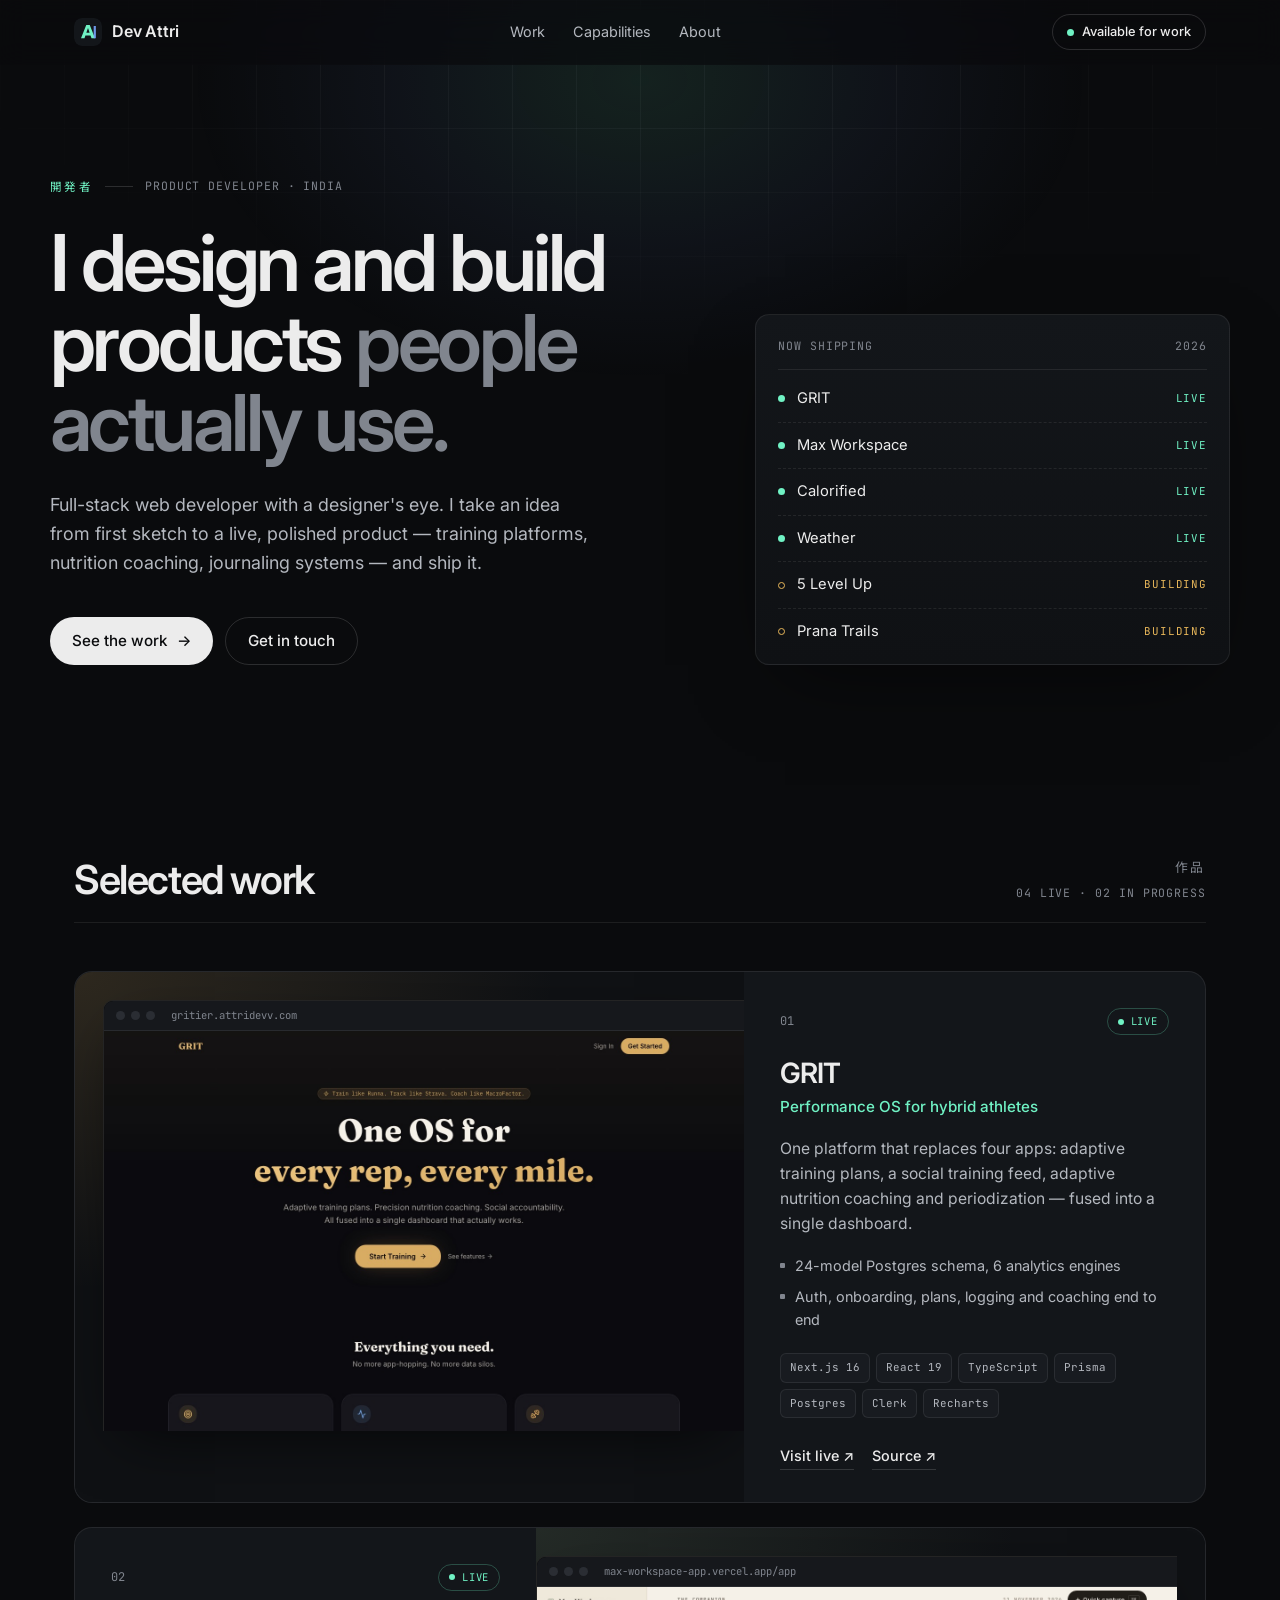
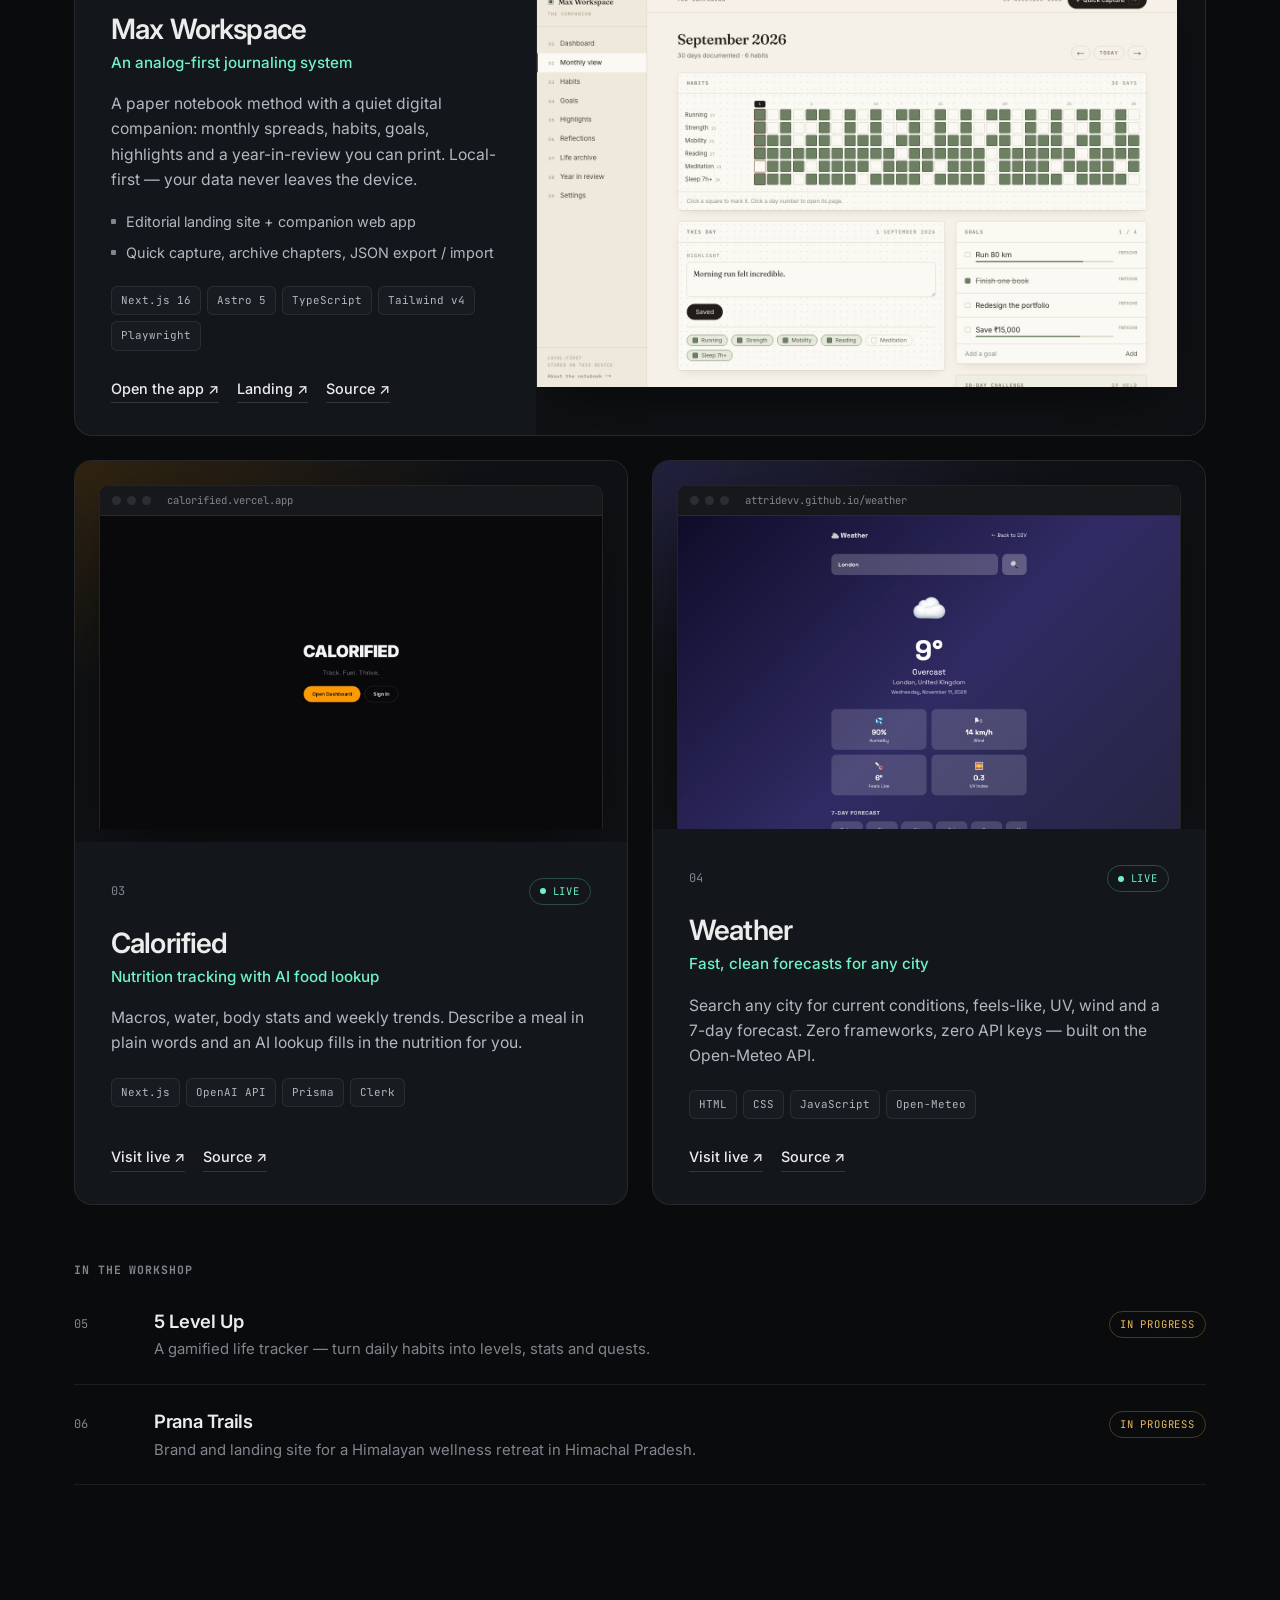
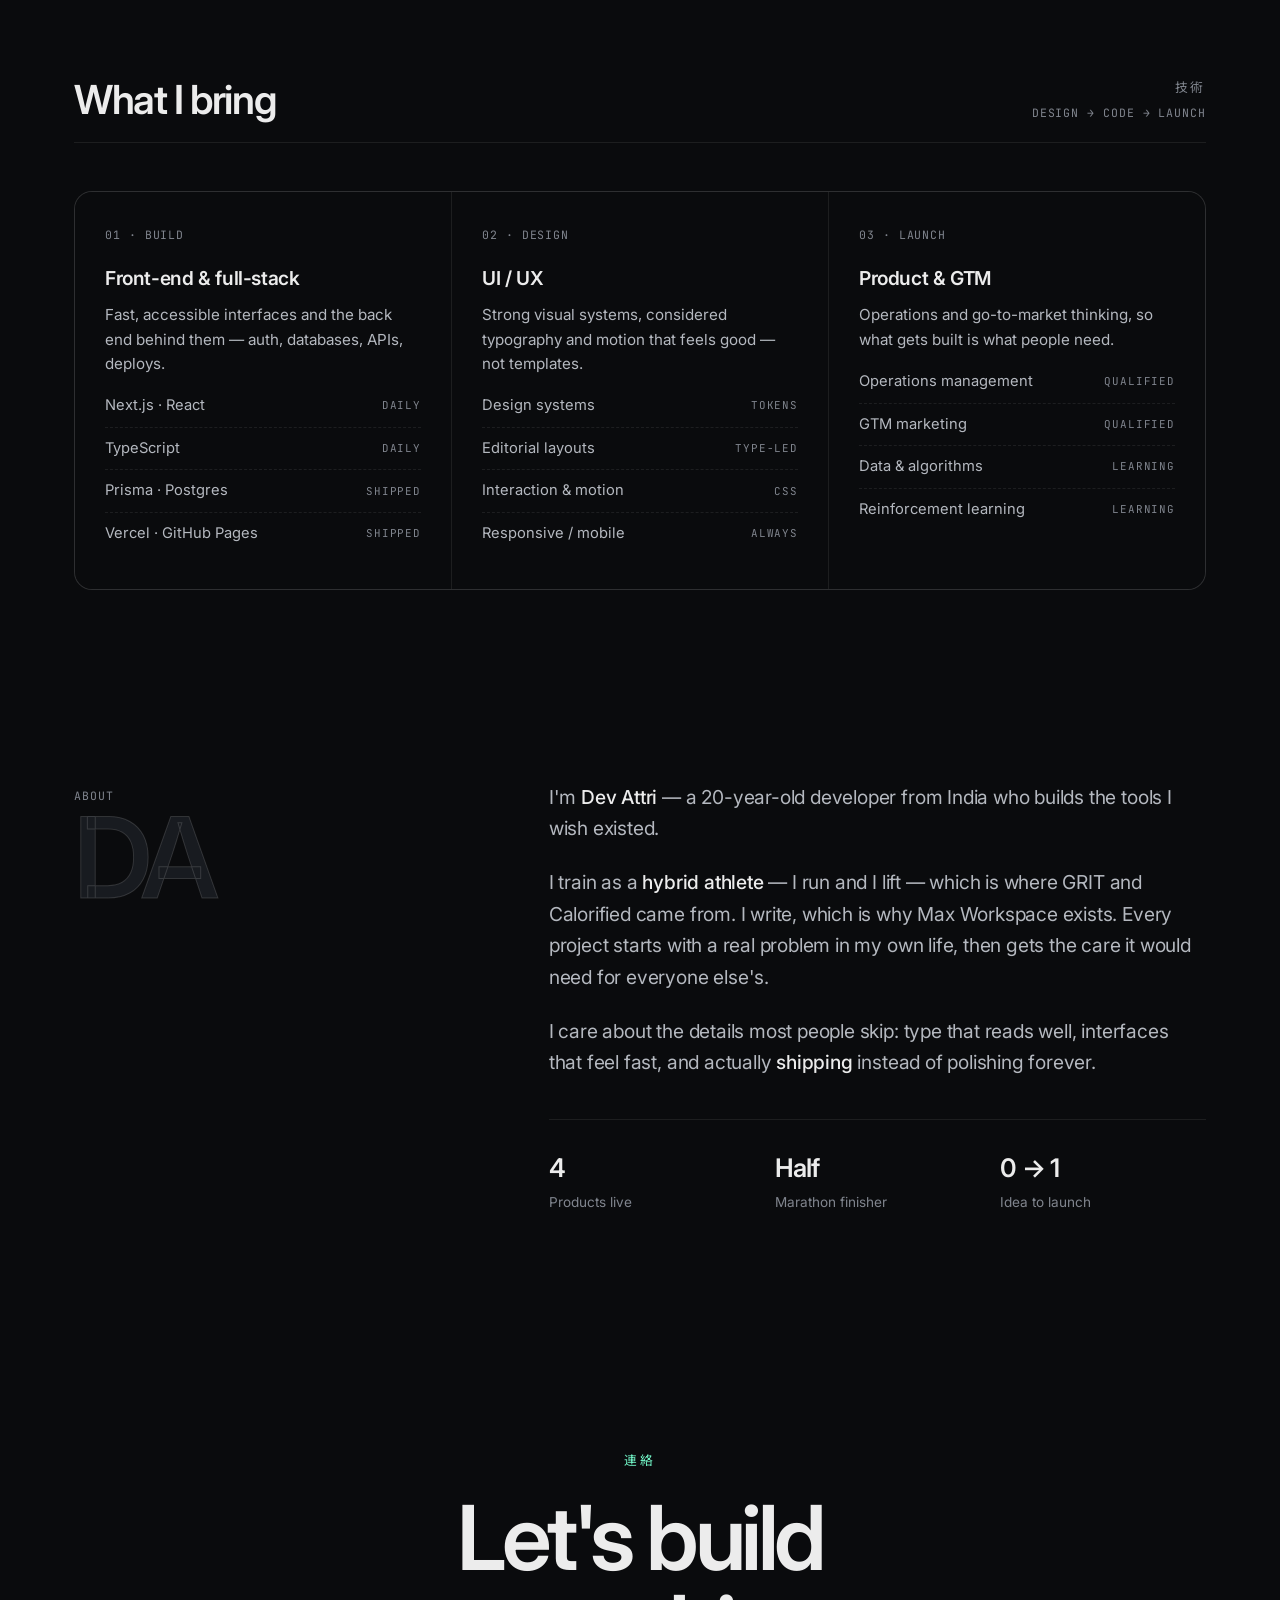
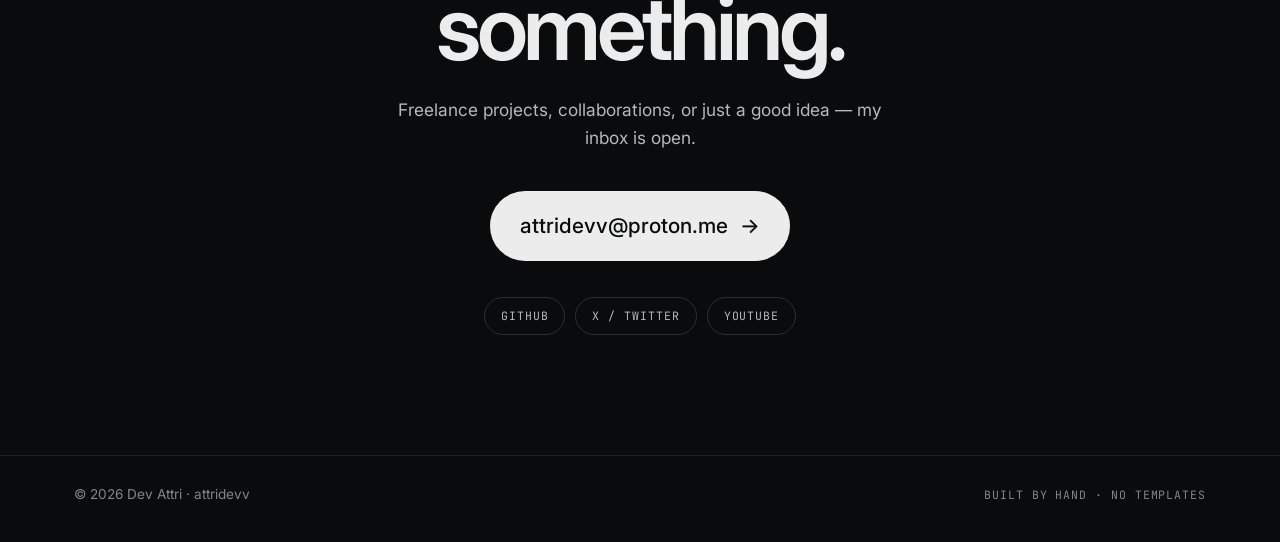
<file: index.html>
<!DOCTYPE html>
<html lang="en">
<head>
<meta charset="UTF-8">
<meta name="viewport" content="width=device-width,initial-scale=1">
<title>Dev Attri — Product Developer</title>
<meta name="description" content="Dev Attri designs and builds web products — GRIT, Max Workspace, Calorified and more. Next.js, TypeScript, and a designer's eye.">
<meta name="theme-color" content="#0a0b0d">
<meta property="og:title" content="Dev Attri — Product Developer">
<meta property="og:description" content="I design and build products people actually use.">
<meta property="og:image" content="https://attridevv.com/assets/work/grit.jpg">
<meta property="og:url" content="https://attridevv.com/">
<link rel="icon" href="/favicon.svg" type="image/svg+xml">
<link rel="preconnect" href="https://fonts.googleapis.com">
<link rel="preconnect" href="https://fonts.gstatic.com" crossorigin>
<link href="https://fonts.googleapis.com/css2?family=Inter:wght@400;500;600;700&family=JetBrains+Mono:wght@400;500&family=Noto+Sans+JP:wght@500&display=swap" rel="stylesheet">
<style>
:root{
  --bg:#0a0b0d;--bg-2:#0f1114;--surface:#13161a;--surface-2:#181b20;
  --line:rgba(255,255,255,.08);--line-2:rgba(255,255,255,.14);
  --text:#ececec;--text-2:#b4b8bf;--muted:#80858e;
  --accent:#70f2c4;--accent-dim:rgba(112,242,196,.12);--blue:#7aa7ff;
  --sans:'Inter',system-ui,-apple-system,sans-serif;
  --mono:'JetBrains Mono',ui-monospace,SFMono-Regular,monospace;
  --jp:'Noto Sans JP',sans-serif;
  --max:1180px;--r:14px;
  color-scheme:dark;
}
*,*::before,*::after{box-sizing:border-box;margin:0;padding:0}
html{scroll-behavior:smooth;-webkit-text-size-adjust:100%}
body{background:var(--bg);color:var(--text);font-family:var(--sans);font-size:16px;line-height:1.6;-webkit-font-smoothing:antialiased;overflow-x:hidden}
a{color:inherit;text-decoration:none}
img{display:block;max-width:100%}
::selection{background:var(--accent);color:#0a0b0d}
:focus-visible{outline:2px solid var(--accent);outline-offset:3px;border-radius:6px}
.wrap{max-width:var(--max);margin:0 auto;padding:0 24px}
.mono{font-family:var(--mono);font-size:.72rem;letter-spacing:.08em;text-transform:uppercase;color:var(--muted)}
.jp{font-family:var(--jp);letter-spacing:.2em}

/* background texture */
body::before{content:"";position:fixed;inset:0;pointer-events:none;z-index:0;
  background-image:linear-gradient(var(--line) 1px,transparent 1px),linear-gradient(90deg,var(--line) 1px,transparent 1px);
  background-size:64px 64px;mask-image:radial-gradient(ellipse 80% 50% at 50% 0%,#000 30%,transparent 75%);opacity:.5}
.glow{position:absolute;top:-220px;left:50%;width:900px;height:600px;transform:translateX(-50%);pointer-events:none;
  background:radial-gradient(closest-side,rgba(112,242,196,.10),rgba(122,167,255,.05) 55%,transparent);z-index:0}
main,header,footer{position:relative;z-index:1}

/* nav */
header{position:sticky;top:0;z-index:50;backdrop-filter:saturate(140%) blur(14px);-webkit-backdrop-filter:saturate(140%) blur(14px);background:rgba(10,11,13,.72);border-bottom:1px solid transparent;transition:border-color .3s}
header.scrolled{border-bottom-color:var(--line)}
.nav{display:flex;align-items:center;justify-content:space-between;height:64px}
.brand{display:flex;align-items:center;gap:10px;font-weight:600;letter-spacing:-.01em;cursor:pointer;user-select:none;-webkit-tap-highlight-color:transparent}
.brand svg{width:28px;height:28px;border-radius:8px}
.nav ul{display:flex;gap:28px;list-style:none;font-size:.9rem;color:var(--text-2)}
.nav ul a{transition:color .2s}
.nav ul a:hover{color:var(--text)}
.pill{display:inline-flex;align-items:center;gap:8px;font-size:.8rem;font-weight:500;padding:7px 14px;border:1px solid var(--line-2);border-radius:999px;color:var(--text);transition:border-color .2s,background .2s}
.pill:hover{border-color:var(--accent);background:var(--accent-dim)}
.dot{width:7px;height:7px;border-radius:50%;background:var(--accent);box-shadow:0 0 0 0 rgba(112,242,196,.6);animation:pulse 2.4s infinite}
@keyframes pulse{0%{box-shadow:0 0 0 0 rgba(112,242,196,.55)}70%{box-shadow:0 0 0 8px rgba(112,242,196,0)}100%{box-shadow:0 0 0 0 rgba(112,242,196,0)}}

/* hero */
.hero{padding:112px 0 96px;display:grid;grid-template-columns:1.35fr 1fr;gap:64px;align-items:end}
.eyebrow{display:flex;align-items:center;gap:12px;margin-bottom:28px}
.eyebrow .jp{font-size:.72rem;color:var(--accent)}
.eyebrow .bar{width:28px;height:1px;background:var(--line-2)}
h1{font-size:clamp(2.6rem,6.2vw,4.9rem);line-height:1.02;letter-spacing:-.045em;font-weight:600}
h1 .soft{color:var(--muted)}
.lede{margin-top:28px;max-width:34rem;font-size:1.12rem;color:var(--text-2)}
.cta{display:flex;flex-wrap:wrap;gap:12px;margin-top:40px}
.btn{display:inline-flex;align-items:center;gap:10px;height:48px;padding:0 22px;border-radius:999px;font-weight:500;font-size:.95rem;transition:transform .2s,background .2s,border-color .2s}
.btn-primary{background:var(--text);color:#0a0b0d}
.btn-primary:hover{background:#fff;transform:translateY(-1px)}
.btn-ghost{border:1px solid var(--line-2)}
.btn-ghost:hover{border-color:var(--text-2)}
.btn .arr{transition:transform .2s}
.btn:hover .arr{transform:translateX(3px)}

.board{background:linear-gradient(180deg,var(--surface),var(--bg-2));border:1px solid var(--line);border-radius:var(--r);padding:22px 22px 10px;box-shadow:0 30px 80px -30px rgba(0,0,0,.6)}
.board-head{display:flex;justify-content:space-between;align-items:center;padding-bottom:14px;border-bottom:1px solid var(--line);margin-bottom:6px}
.board-row{display:flex;align-items:center;justify-content:space-between;gap:12px;padding:11px 0;border-bottom:1px dashed var(--line);font-size:.92rem}
.board-row:last-child{border-bottom:0}
.board-row .n{display:flex;align-items:center;gap:12px}
.board-row .n i{width:7px;height:7px;border-radius:50%;background:var(--accent);flex:none}
.board-row .n i.bw{background:transparent;border:1.5px solid #e8b75a}
.board-row .st{font-family:var(--mono);font-size:.68rem;letter-spacing:.08em;text-transform:uppercase;color:var(--accent)}
.board-row .st.bw{color:#e8b75a}

/* section heads */
section{padding:96px 0}
.sec-head{display:flex;align-items:end;justify-content:space-between;gap:24px;margin-bottom:48px;padding-bottom:20px;border-bottom:1px solid var(--line)}
.sec-head h2{font-size:clamp(1.8rem,3.4vw,2.5rem);letter-spacing:-.035em;font-weight:600;line-height:1.1}
.sec-head .meta{display:flex;flex-direction:column;align-items:flex-end;gap:6px;text-align:right}
.sec-head .jp{font-size:.8rem;color:var(--muted)}

/* projects */
.projects{display:grid;grid-template-columns:repeat(2,1fr);gap:24px}
.project{grid-column:span 2;display:grid;grid-template-columns:1.45fr 1fr;gap:0;background:var(--surface);border:1px solid var(--line);border-radius:18px;overflow:hidden;transition:border-color .3s,transform .4s cubic-bezier(.2,.7,.2,1)}
.project:hover{border-color:var(--line-2)}
.project.flip{grid-template-columns:1fr 1.45fr}
.project.flip .shot-wrap{order:2}
.project.half{grid-column:span 1;grid-template-columns:1fr}
.shot-wrap{position:relative;padding:28px 0 0 28px;background:radial-gradient(120% 100% at 0% 0%,var(--tint,rgba(112,242,196,.10)),transparent 60%),var(--bg-2);overflow:hidden;min-height:280px}
.project.flip .shot-wrap{padding:28px 28px 0 0}
.project.flip .frame{margin-left:auto;border-radius:10px 0 0 0;border-right:0}
.project.half .shot-wrap{padding:24px 24px 0}
.project.half .frame{border-radius:10px 10px 0 0;border-right:1px solid var(--line-2)}
.frame{border:1px solid var(--line-2);border-bottom:0;border-right:0;border-radius:10px 0 0 0;overflow:hidden;background:#000;box-shadow:0 20px 60px -20px rgba(0,0,0,.7);transition:transform .6s cubic-bezier(.2,.7,.2,1)}
.project:hover .frame{transform:translateY(-6px)}
.chrome{display:flex;align-items:center;gap:6px;height:30px;padding:0 12px;background:#16181c;border-bottom:1px solid var(--line)}
.chrome b{width:9px;height:9px;border-radius:50%;background:#2a2d33}
.chrome span{margin-left:10px;font-family:var(--mono);font-size:.66rem;color:var(--muted);white-space:nowrap;overflow:hidden;text-overflow:ellipsis}
.frame img{width:100%;height:auto;aspect-ratio:16/10;object-fit:cover;object-position:top}
.info{padding:36px 36px 32px;display:flex;flex-direction:column}
.info .top{display:flex;justify-content:space-between;align-items:center;margin-bottom:22px}
.info .num{font-family:var(--mono);font-size:.75rem;color:var(--muted)}
.tag-live{display:inline-flex;align-items:center;gap:7px;font-family:var(--mono);font-size:.66rem;letter-spacing:.08em;text-transform:uppercase;color:var(--accent);padding:4px 10px;border:1px solid rgba(112,242,196,.25);border-radius:999px}
.tag-live i{width:6px;height:6px;border-radius:50%;background:var(--accent)}
.info h3{font-size:1.75rem;letter-spacing:-.03em;font-weight:600;line-height:1.15}
.info .kicker{color:var(--accent);font-size:.95rem;margin-top:6px;font-weight:500}
.info p{color:var(--text-2);margin-top:16px;font-size:.98rem}
.info ul.pts{list-style:none;margin-top:18px;display:grid;gap:8px;font-size:.9rem;color:var(--text-2)}
.info ul.pts li{display:flex;gap:10px}
.info ul.pts li::before{content:"";flex:none;width:5px;height:5px;margin-top:.62em;border-radius:1px;background:var(--muted)}
.chips{display:flex;flex-wrap:wrap;gap:6px;margin-top:22px}
.chips span{font-family:var(--mono);font-size:.68rem;padding:5px 9px;border-radius:6px;background:var(--surface-2);border:1px solid var(--line);color:var(--text-2)}
.links{display:flex;flex-wrap:wrap;gap:18px;margin-top:auto;padding-top:26px;font-size:.9rem;font-weight:500}
.links a{display:inline-flex;align-items:center;gap:6px;color:var(--text);border-bottom:1px solid var(--line-2);padding-bottom:2px;transition:border-color .2s,color .2s}
.links a:hover{color:var(--accent);border-color:var(--accent)}

.wip-list{margin-top:56px}
.wip-list h4{margin-bottom:6px}
.wip{display:grid;grid-template-columns:60px 1fr auto;gap:20px;align-items:baseline;padding:22px 0;border-bottom:1px solid var(--line)}
.wip .num{font-family:var(--mono);font-size:.75rem;color:var(--muted)}
.wip h5{font-size:1.15rem;font-weight:600;letter-spacing:-.02em}
.wip p{color:var(--muted);font-size:.93rem;margin-top:2px}
.wip .st{font-family:var(--mono);font-size:.66rem;letter-spacing:.08em;text-transform:uppercase;color:#e8b75a;padding:4px 10px;border:1px solid rgba(232,183,90,.28);border-radius:999px;white-space:nowrap}

/* capabilities */
.caps{display:grid;grid-template-columns:repeat(3,1fr);gap:1px;background:var(--line);border:1px solid var(--line);border-radius:18px;overflow:hidden}
.cap{background:var(--bg);padding:34px 30px}
.cap .mono{display:block;margin-bottom:18px}
.cap h3{font-size:1.2rem;letter-spacing:-.02em;font-weight:600;margin-bottom:10px}
.cap p{color:var(--text-2);font-size:.95rem}
.cap ul{list-style:none;margin-top:18px;display:grid;gap:9px;font-size:.92rem;color:var(--text-2)}
.cap li{display:flex;justify-content:space-between;gap:12px;border-bottom:1px dashed var(--line);padding-bottom:9px}
.cap li:last-child{border-bottom:0}
.cap li span:last-child{font-family:var(--mono);font-size:.68rem;color:var(--muted);text-transform:uppercase;letter-spacing:.08em;align-self:center}

/* about */
.about{display:grid;grid-template-columns:1fr 1.6fr;gap:64px;align-items:start}
.about-side{position:sticky;top:96px}
.about-side .big{font-size:clamp(4rem,9vw,7rem);line-height:.9;font-weight:600;letter-spacing:-.06em;color:var(--surface-2);-webkit-text-stroke:1px var(--line-2)}
.about-body p{font-size:1.2rem;color:var(--text-2);line-height:1.65;margin-bottom:22px;letter-spacing:-.01em}
.about-body p strong{color:var(--text);font-weight:500}
.facts{display:grid;grid-template-columns:repeat(3,1fr);gap:20px;margin-top:40px;padding-top:28px;border-top:1px solid var(--line)}
.facts b{display:block;font-size:1.6rem;letter-spacing:-.03em;font-weight:600}
.facts span{font-size:.85rem;color:var(--muted)}

/* contact */
.contact{text-align:center;padding:140px 0 120px;position:relative}
.contact .jp{display:block;font-size:.8rem;color:var(--accent);margin-bottom:22px}
.contact h2{font-size:clamp(2.6rem,7vw,5.6rem);letter-spacing:-.05em;line-height:1;font-weight:600}
.contact p{color:var(--text-2);margin:24px auto 40px;max-width:32rem;font-size:1.08rem}
.mail{display:inline-flex;align-items:center;gap:12px;font-size:clamp(1rem,2.4vw,1.3rem);font-weight:500;padding:18px 30px;border-radius:999px;background:var(--text);color:#0a0b0d;transition:transform .2s,background .2s}
.mail:hover{transform:translateY(-2px);background:#fff}
.socials{display:flex;justify-content:center;flex-wrap:wrap;gap:10px;margin-top:36px}
.socials a{font-family:var(--mono);font-size:.72rem;letter-spacing:.08em;text-transform:uppercase;padding:9px 16px;border:1px solid var(--line-2);border-radius:999px;color:var(--text-2);transition:color .2s,border-color .2s}
.socials a:hover{color:var(--text);border-color:var(--text-2)}

footer{border-top:1px solid var(--line);padding:28px 0 36px}
.foot{display:flex;justify-content:space-between;align-items:center;gap:16px;flex-wrap:wrap;font-size:.85rem;color:var(--muted)}

/* reveal */
.rv{opacity:0;transform:translateY(24px);transition:opacity .8s cubic-bezier(.2,.7,.2,1),transform .8s cubic-bezier(.2,.7,.2,1)}
.rv.in{opacity:1;transform:none}

/* portal transition (secret) */
.portal{position:fixed;inset:0;z-index:999;pointer-events:none;display:flex}
.portal i{flex:1;transform:scaleX(0);transition:transform .7s cubic-bezier(.7,0,.2,1)}
.portal i:first-child{background:radial-gradient(circle at 70% 50%,#5c120c,#160403 70%);transform-origin:left}
.portal i:last-child{background:radial-gradient(circle at 30% 50%,#0c2a5c,#030814 70%);transform-origin:right}
.portal.go i{transform:scaleX(1)}
.portal::after{content:"";position:absolute;left:50%;top:0;bottom:0;width:2px;margin-left:-1px;background:#a855f7;box-shadow:0 0 30px 6px rgba(168,85,247,.6);opacity:0;transition:opacity .3s .55s}
.portal.go::after{opacity:1}

/* responsive */
@media (max-width:960px){
  .hero{grid-template-columns:1fr;gap:48px;padding:72px 0 64px}
  .project,.project.flip{grid-template-columns:1fr}
  .project.flip .shot-wrap{order:0;padding:24px 0 0 24px}
  .project.flip .frame{margin-left:0;border-radius:10px 0 0 0;border-right:0}
  .project.half{grid-column:span 2}
  .caps{grid-template-columns:1fr}
  .about{grid-template-columns:1fr;gap:28px}
  .about-side{position:static}
}
@media (max-width:640px){
  .wrap{padding:0 16px}
  .nav ul{display:none}
  section{padding:72px 0}
  .sec-head{flex-direction:column;align-items:flex-start}
  .sec-head .meta{align-items:flex-start;text-align:left}
  .shot-wrap,.project.flip .shot-wrap{padding:18px 0 0 18px;min-height:0}
  .project.half .shot-wrap{padding:18px 18px 0}
  .info{padding:26px 22px 24px}
  .info h3{font-size:1.5rem}
  .wip{grid-template-columns:1fr auto;gap:6px 14px}
  .wip .num{grid-column:1/-1}
  .facts{grid-template-columns:1fr 1fr 1fr;gap:12px}
  .facts b{font-size:1.25rem}
  .about-body p{font-size:1.08rem}
  .contact{padding:96px 0 88px}
}
@media (prefers-reduced-motion:reduce){
  html{scroll-behavior:auto}
  *,*::before,*::after{animation:none!important;transition:none!important}
  .rv{opacity:1;transform:none}
}
</style>
</head>
<body>
<div class="glow" aria-hidden="true"></div>

<header id="top">
  <div class="wrap nav">
    <div class="brand" id="brand" title="Dev Attri">
      <svg viewBox="0 0 64 64" aria-hidden="true"><rect width="64" height="64" rx="18" fill="#13161a"/><path d="M16 46 28 16h8l12 30h-8l-2.2-6.2H26.1L24 46h-8Zm12.2-12.2h7.5L32 23.1l-3.8 10.7Z" fill="#70f2c4"/><path d="M45 18h5v28h-5z" fill="#7aa7ff" opacity=".9"/></svg>
      <span>Dev Attri</span>
    </div>
    <ul>
      <li><a href="#work">Work</a></li>
      <li><a href="#capabilities">Capabilities</a></li>
      <li><a href="#about">About</a></li>
    </ul>
    <a class="pill" href="#contact"><span class="dot"></span>Available for work</a>
  </div>
</header>

<main>
  <div class="wrap hero">
    <div>
      <div class="eyebrow"><span class="jp">開発者</span><span class="bar"></span><span class="mono">Product developer · India</span></div>
      <h1>I design and build products <span class="soft">people actually use.</span></h1>
      <p class="lede">Full-stack web developer with a designer's eye. I take an idea from first sketch to a live, polished product — training platforms, nutrition coaching, journaling systems — and ship it.</p>
      <div class="cta">
        <a class="btn btn-primary" href="#work">See the work <span class="arr">→</span></a>
        <a class="btn btn-ghost" href="#contact">Get in touch</a>
      </div>
    </div>
    <aside class="board rv" aria-label="Project status">
      <div class="board-head"><span class="mono">Now shipping</span><span class="mono">2026</span></div>
      <div class="board-row"><span class="n"><i></i>GRIT</span><span class="st">Live</span></div>
      <div class="board-row"><span class="n"><i></i>Max Workspace</span><span class="st">Live</span></div>
      <div class="board-row"><span class="n"><i></i>Calorified</span><span class="st">Live</span></div>
      <div class="board-row"><span class="n"><i></i>Weather</span><span class="st">Live</span></div>
      <div class="board-row"><span class="n"><i class="bw"></i>5 Level Up</span><span class="st bw">Building</span></div>
      <div class="board-row"><span class="n"><i class="bw"></i>Prana Trails</span><span class="st bw">Building</span></div>
    </aside>
  </div>

  <section id="work">
    <div class="wrap">
      <div class="sec-head rv">
        <h2>Selected work</h2>
        <div class="meta"><span class="jp">作品</span><span class="mono">04 live · 02 in progress</span></div>
      </div>

      <div class="projects">
        <article class="project rv" style="--tint:rgba(212,167,90,.16)">
          <div class="shot-wrap">
            <div class="frame">
              <div class="chrome"><b></b><b></b><b></b><span>gritier.attridevv.com</span></div>
              <img src="/assets/work/grit.jpg" alt="GRIT landing page: One OS for every rep, every mile." width="1440" height="900" loading="lazy">
            </div>
          </div>
          <div class="info">
            <div class="top"><span class="num">01</span><span class="tag-live"><i></i>Live</span></div>
            <h3>GRIT</h3>
            <div class="kicker">Performance OS for hybrid athletes</div>
            <p>One platform that replaces four apps: adaptive training plans, a social training feed, adaptive nutrition coaching and periodization — fused into a single dashboard.</p>
            <ul class="pts">
              <li>24-model Postgres schema, 6 analytics engines</li>
              <li>Auth, onboarding, plans, logging and coaching end to end</li>
            </ul>
            <div class="chips"><span>Next.js 16</span><span>React 19</span><span>TypeScript</span><span>Prisma</span><span>Postgres</span><span>Clerk</span><span>Recharts</span></div>
            <div class="links"><a href="https://gritier.attridevv.com" target="_blank" rel="noopener">Visit live ↗</a><a href="https://github.com/attridevv/grit" target="_blank" rel="noopener">Source ↗</a></div>
          </div>
        </article>

        <article class="project flip rv" style="--tint:rgba(150,180,140,.16)">
          <div class="shot-wrap">
            <div class="frame">
              <div class="chrome"><b></b><b></b><b></b><span>max-workspace-app.vercel.app/app</span></div>
              <img src="/assets/work/max-workspace.jpg" alt="Max Workspace monthly view with a habit grid and goals." width="1440" height="900" loading="lazy">
            </div>
          </div>
          <div class="info">
            <div class="top"><span class="num">02</span><span class="tag-live"><i></i>Live</span></div>
            <h3>Max Workspace</h3>
            <div class="kicker">An analog-first journaling system</div>
            <p>A paper notebook method with a quiet digital companion: monthly spreads, habits, goals, highlights and a year-in-review you can print. Local-first — your data never leaves the device.</p>
            <ul class="pts">
              <li>Editorial landing site + companion web app</li>
              <li>Quick capture, archive chapters, JSON export / import</li>
            </ul>
            <div class="chips"><span>Next.js 16</span><span>Astro 5</span><span>TypeScript</span><span>Tailwind v4</span><span>Playwright</span></div>
            <div class="links"><a href="https://max-workspace-app.vercel.app/app" target="_blank" rel="noopener">Open the app ↗</a><a href="https://attridevv.github.io/max-workspace/" target="_blank" rel="noopener">Landing ↗</a><a href="https://github.com/attridevv/max-workspace" target="_blank" rel="noopener">Source ↗</a></div>
          </div>
        </article>

        <article class="project half rv" style="--tint:rgba(255,153,0,.14)">
          <div class="shot-wrap">
            <div class="frame">
              <div class="chrome"><b></b><b></b><b></b><span>calorified.vercel.app</span></div>
              <img src="/assets/work/calorified.jpg" alt="Calorified home screen: Track. Fuel. Thrive." width="1440" height="900" loading="lazy">
            </div>
          </div>
          <div class="info">
            <div class="top"><span class="num">03</span><span class="tag-live"><i></i>Live</span></div>
            <h3>Calorified</h3>
            <div class="kicker">Nutrition tracking with AI food lookup</div>
            <p>Macros, water, body stats and weekly trends. Describe a meal in plain words and an AI lookup fills in the nutrition for you.</p>
            <div class="chips"><span>Next.js</span><span>OpenAI API</span><span>Prisma</span><span>Clerk</span></div>
            <div class="links"><a href="https://calorified.vercel.app" target="_blank" rel="noopener">Visit live ↗</a><a href="https://github.com/attridevv/calorified" target="_blank" rel="noopener">Source ↗</a></div>
          </div>
        </article>

        <article class="project half rv" style="--tint:rgba(122,110,255,.18)">
          <div class="shot-wrap">
            <div class="frame">
              <div class="chrome"><b></b><b></b><b></b><span>attridevv.github.io/weather</span></div>
              <img src="/assets/work/weather.jpg" alt="Weather app showing current conditions in London." width="1440" height="900" loading="lazy">
            </div>
          </div>
          <div class="info">
            <div class="top"><span class="num">04</span><span class="tag-live"><i></i>Live</span></div>
            <h3>Weather</h3>
            <div class="kicker">Fast, clean forecasts for any city</div>
            <p>Search any city for current conditions, feels-like, UV, wind and a 7-day forecast. Zero frameworks, zero API keys — built on the Open-Meteo API.</p>
            <div class="chips"><span>HTML</span><span>CSS</span><span>JavaScript</span><span>Open-Meteo</span></div>
            <div class="links"><a href="https://attridevv.github.io/weather/" target="_blank" rel="noopener">Visit live ↗</a><a href="https://github.com/attridevv/weather" target="_blank" rel="noopener">Source ↗</a></div>
          </div>
        </article>
      </div>

      <div class="wip-list rv">
        <h4 class="mono">In the workshop</h4>
        <div class="wip">
          <span class="num">05</span>
          <div><h5>5 Level Up</h5><p>A gamified life tracker — turn daily habits into levels, stats and quests.</p></div>
          <span class="st">In progress</span>
        </div>
        <div class="wip">
          <span class="num">06</span>
          <div><h5>Prana Trails</h5><p>Brand and landing site for a Himalayan wellness retreat in Himachal Pradesh.</p></div>
          <span class="st">In progress</span>
        </div>
      </div>
    </div>
  </section>

  <section id="capabilities">
    <div class="wrap">
      <div class="sec-head rv">
        <h2>What I bring</h2>
        <div class="meta"><span class="jp">技術</span><span class="mono">Design → code → launch</span></div>
      </div>
      <div class="caps rv">
        <div class="cap">
          <span class="mono">01 · Build</span>
          <h3>Front-end &amp; full-stack</h3>
          <p>Fast, accessible interfaces and the back end behind them — auth, databases, APIs, deploys.</p>
          <ul><li><span>Next.js · React</span><span>Daily</span></li><li><span>TypeScript</span><span>Daily</span></li><li><span>Prisma · Postgres</span><span>Shipped</span></li><li><span>Vercel · GitHub Pages</span><span>Shipped</span></li></ul>
        </div>
        <div class="cap">
          <span class="mono">02 · Design</span>
          <h3>UI / UX</h3>
          <p>Strong visual systems, considered typography and motion that feels good — not templates.</p>
          <ul><li><span>Design systems</span><span>Tokens</span></li><li><span>Editorial layouts</span><span>Type-led</span></li><li><span>Interaction &amp; motion</span><span>CSS</span></li><li><span>Responsive / mobile</span><span>Always</span></li></ul>
        </div>
        <div class="cap">
          <span class="mono">03 · Launch</span>
          <h3>Product &amp; GTM</h3>
          <p>Operations and go-to-market thinking, so what gets built is what people need.</p>
          <ul><li><span>Operations management</span><span>Qualified</span></li><li><span>GTM marketing</span><span>Qualified</span></li><li><span>Data &amp; algorithms</span><span>Learning</span></li><li><span>Reinforcement learning</span><span>Learning</span></li></ul>
        </div>
      </div>
    </div>
  </section>

  <section id="about">
    <div class="wrap about">
      <div class="about-side rv">
        <span class="mono">About</span>
        <div class="big" aria-hidden="true">DA</div>
      </div>
      <div class="about-body rv">
        <p>I'm <strong>Dev Attri</strong> — a 20-year-old developer from India who builds the tools I wish existed.</p>
        <p>I train as a <strong>hybrid athlete</strong> — I run and I lift — which is where GRIT and Calorified came from. I write, which is why Max Workspace exists. Every project starts with a real problem in my own life, then gets the care it would need for everyone else's.</p>
        <p>I care about the details most people skip: type that reads well, interfaces that feel fast, and actually <strong>shipping</strong> instead of polishing forever.</p>
        <div class="facts">
          <div><b>4</b><span>Products live</span></div>
          <div><b>Half</b><span>Marathon finisher</span></div>
          <div><b>0 → 1</b><span>Idea to launch</span></div>
        </div>
      </div>
    </div>
  </section>

  <section id="contact" class="contact">
    <div class="wrap">
      <span class="jp">連絡</span>
      <h2 class="rv">Let's build<br>something.</h2>
      <p class="rv">Freelance projects, collaborations, or just a good idea — my inbox is open.</p>
      <a class="mail rv" href="mailto:attridevv@proton.me">attridevv@proton.me <span>→</span></a>
      <div class="socials rv">
        <a href="https://github.com/attridevv" target="_blank" rel="noopener">GitHub</a>
        <a href="https://x.com/attridevv" target="_blank" rel="noopener">X / Twitter</a>
        <a href="https://youtube.com/@attridevv" target="_blank" rel="noopener">YouTube</a>
      </div>
    </div>
  </section>
</main>

<footer>
  <div class="wrap foot">
    <span>© 2026 Dev Attri · attridevv</span>
    <span class="mono">Built by hand · no templates</span>
  </div>
</footer>

<div class="portal" id="portal" aria-hidden="true"><i></i><i></i></div>

<script>
(function(){
  // sticky header border
  var h=document.querySelector('header');
  function onScroll(){h.classList.toggle('scrolled',window.scrollY>8)}
  onScroll();window.addEventListener('scroll',onScroll,{passive:true});

  // scroll reveal
  var els=document.querySelectorAll('.rv');
  if('IntersectionObserver' in window){
    var io=new IntersectionObserver(function(es){es.forEach(function(e){if(e.isIntersecting){e.target.classList.add('in');io.unobserve(e.target)}})},{rootMargin:'0px 0px -8% 0px',threshold:.08});
    els.forEach(function(el){io.observe(el)});
  } else els.forEach(function(el){el.classList.add('in')});

  // the door — for the people who know
  var portal=document.getElementById('portal'),opening=false;
  function open(){
    if(opening)return;opening=true;
    var reduce=window.matchMedia('(prefers-reduced-motion: reduce)').matches;
    if(reduce){location.href='/aka/';return}
    portal.style.pointerEvents='auto';
    requestAnimationFrame(function(){portal.classList.add('go')});
    setTimeout(function(){location.href='/aka/'},1050);
  }
  var word='akaao',buf='';
  document.addEventListener('keydown',function(e){
    if(e.metaKey||e.ctrlKey||e.altKey||!e.key||e.key.length!==1)return;
    buf=(buf+e.key.toLowerCase()).slice(-word.length);
    if(buf===word)open();
  });
  var taps=0,t0=0;
  document.getElementById('brand').addEventListener('click',function(){
    var now=Date.now();if(now-t0>2500)taps=0;t0=now;
    if(++taps>=5){taps=0;open()} else if(taps===1){window.scrollTo({top:0,behavior:'smooth'})}
  });
  window.addEventListener('pageshow',function(e){if(e.persisted){portal.classList.remove('go');portal.style.pointerEvents='none';opening=false}});
})();
</script>
</body>
</html>
</file>
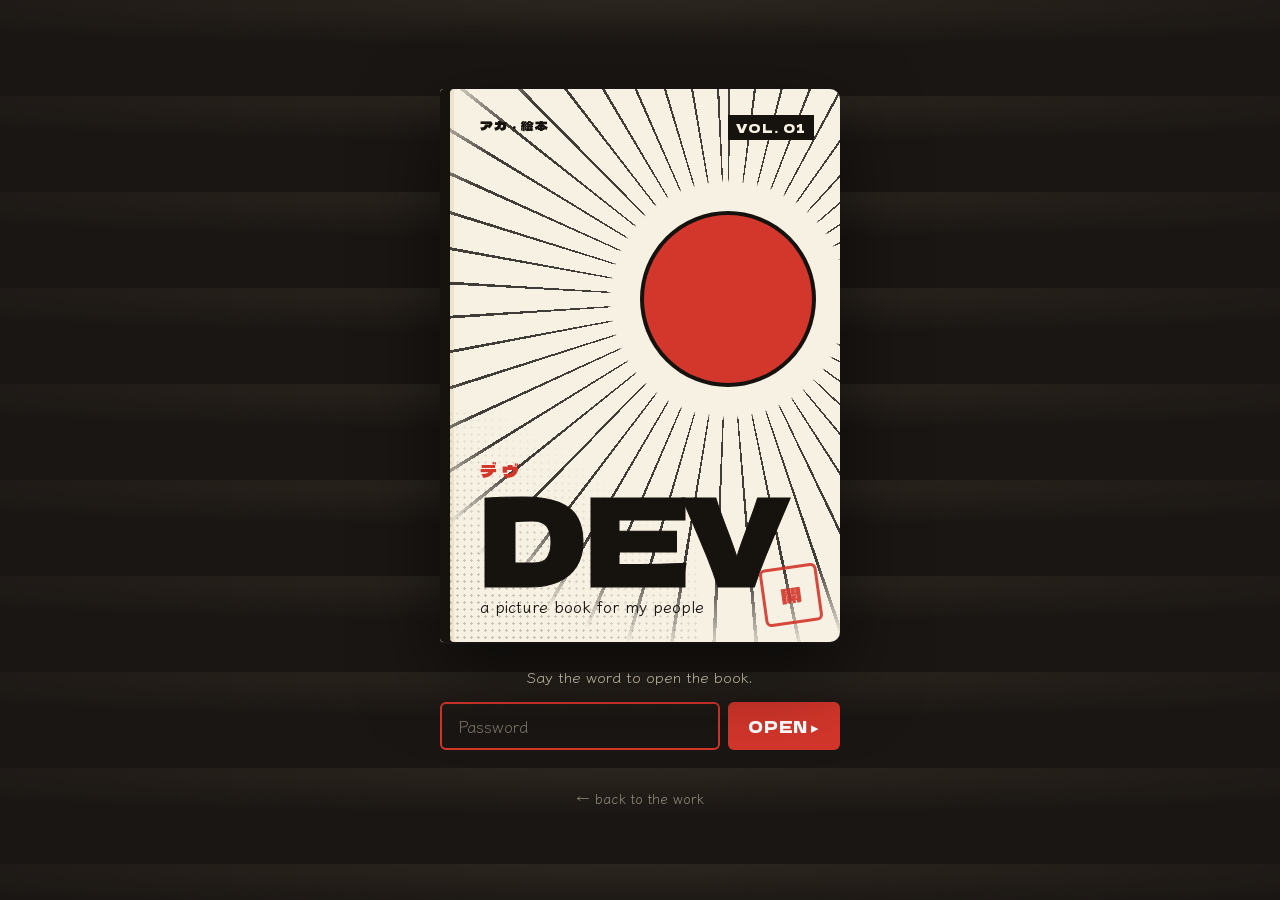
<file: aka/index.html>
<!DOCTYPE html>
<html lang="en">
<head>
<meta charset="UTF-8">
<meta name="viewport" content="width=device-width,initial-scale=1">
<meta name="robots" content="noindex,nofollow,noarchive">
<meta name="referrer" content="no-referrer">
<title>DEV · Vol. 01</title>
<meta name="theme-color" content="#1a1613">
<link rel="icon" href="/favicon.svg" type="image/svg+xml">
<link rel="preconnect" href="https://fonts.googleapis.com">
<link rel="preconnect" href="https://fonts.gstatic.com" crossorigin>
<link href="https://fonts.googleapis.com/css2?family=Dela+Gothic+One&family=Klee+One:wght@400;600&family=Shippori+Mincho:wght@400;600&display=swap" rel="stylesheet">
<style>
:root{
  --desk:#1a1613;--paper:#f7f1e3;--paper-2:#ede3cd;--ink:#16130f;--ink-2:#3b342c;--muted:#7d7163;
  --red:#d3362b;--blue:#2f63d6;
  --display:'Dela Gothic One',Impact,sans-serif;--hand:'Klee One',ui-rounded,system-ui,sans-serif;--serif:'Shippori Mincho',Georgia,serif;
  --tone:radial-gradient(var(--ink) 1.05px,transparent 1.35px);
  color-scheme:light;
}
*,*::before,*::after{box-sizing:border-box;margin:0;padding:0}
html{scroll-behavior:smooth;-webkit-text-size-adjust:100%}
body{background:var(--desk);color:var(--ink);font-family:var(--hand);line-height:1.7;-webkit-font-smoothing:antialiased;overflow-x:hidden;
  background-image:radial-gradient(120% 80% at 50% 0%,rgba(255,220,170,.08),transparent 60%)}
a{color:inherit}
:focus-visible{outline:3px solid var(--red);outline-offset:3px}
.sr{position:absolute;width:1px;height:1px;overflow:hidden;clip:rect(0 0 0 0);white-space:nowrap}

/* ================= COVER (gate) ================= */
.gate{position:fixed;inset:0;z-index:10;display:grid;place-items:center;padding:20px;perspective:1800px;transition:visibility 0s 1.1s}
.gate.gone{visibility:hidden;pointer-events:none}
.cover{position:relative;width:min(400px,100%);aspect-ratio:3/4.15;background:var(--paper);color:var(--ink);border-radius:4px 10px 10px 4px;
  box-shadow:inset 10px 0 0 var(--ink),inset 14px 0 0 var(--paper-2),0 30px 80px rgba(0,0,0,.55),0 2px 0 rgba(255,255,255,.04);
  transform-origin:left center;transition:transform 1.1s cubic-bezier(.6,0,.2,1),opacity .4s .8s;overflow:hidden;display:flex;flex-direction:column;padding:26px 26px 22px 40px}
.gate.gone .cover{transform:rotateY(-105deg);opacity:0}
.cover::before{content:"";position:absolute;inset:0;background:repeating-conic-gradient(from 0deg at 72% 38%,rgba(22,19,15,.9) 0 .6deg,transparent .6deg 7deg);
  -webkit-mask:radial-gradient(circle at 72% 38%,transparent 26%,#000 27%,#000 62%,transparent 80%);mask:radial-gradient(circle at 72% 38%,transparent 26%,#000 27%,#000 62%,transparent 80%);opacity:.9}
.cover .sun{position:absolute;left:72%;top:38%;width:44%;aspect-ratio:1;transform:translate(-50%,-50%);border-radius:50%;background:var(--red);border:4px solid var(--ink)}
.cover .vol{position:relative;display:flex;justify-content:space-between;font-family:var(--display);font-size:.8rem;letter-spacing:.08em}
.cover .vol span:last-child{background:var(--ink);color:var(--paper);padding:2px 8px}
.cover .ttl{position:relative;margin-top:auto}
.cover .kana{font-family:var(--display);font-size:1.05rem;color:var(--red);letter-spacing:.3em}
.cover h1{font-family:var(--display);font-weight:400;font-size:clamp(5rem,26vw,7.6rem);line-height:.82;letter-spacing:-.02em;-webkit-text-stroke:1px var(--ink)}
.cover .sub{font-family:var(--hand);font-weight:600;font-size:1rem;margin-top:8px}
.cover .tone-corner{position:absolute;left:0;bottom:0;width:65%;height:42%;background-image:var(--tone);background-size:7px 7px;opacity:.22;
  -webkit-mask:linear-gradient(35deg,#000 20%,transparent 70%);mask:linear-gradient(35deg,#000 20%,transparent 70%)}
.cover .stamp{position:absolute;right:20px;bottom:18px;width:58px;height:58px;border:3px solid var(--red);color:var(--red);border-radius:6px;display:grid;place-items:center;
  font-family:var(--display);font-size:1.3rem;line-height:1;transform:rotate(-8deg);opacity:.9}
.gate .unlock{position:absolute;bottom:max(24px,env(safe-area-inset-bottom));left:50%;transform:translateX(-50%);width:min(400px,calc(100% - 40px));text-align:center;transition:opacity .4s}
.gate.gone .unlock{opacity:0}
.gate-wrap{display:flex;flex-direction:column;align-items:center;gap:22px;width:100%}
.unlock-box{width:min(400px,100%);color:#e9dfcc;text-align:center}
.unlock-box p{font-size:.95rem;opacity:.8}
.unlock-box form{display:flex;gap:8px;margin-top:12px}
.unlock-box input{flex:1;min-width:0;height:48px;padding:0 16px;border:2px solid #e9dfcc;border-radius:6px;background:transparent;color:#fff;font:inherit;font-size:1rem}
.unlock-box input::placeholder{color:rgba(233,223,204,.5)}
.unlock-box input:focus{outline:none;border-color:var(--red)}
.unlock-box button{height:48px;padding:0 20px;border:0;border-radius:6px;background:var(--red);color:#fff;font-family:var(--display);font-size:.95rem;letter-spacing:.04em;cursor:pointer}
.unlock-box button:disabled{opacity:.6;cursor:wait}
.msg{min-height:1.4em;margin-top:10px;font-size:.9rem;color:#ff8a7a}
.back{display:inline-block;margin-top:6px;font-size:.85rem;color:rgba(233,223,204,.6);text-decoration:none}
.back:hover{color:#fff}
.gate.gone .unlock-box{opacity:0;transition:opacity .3s}
.shake{animation:shake .4s}
@keyframes shake{20%,60%{transform:translateX(-7px)}40%,80%{transform:translateX(7px)}}

/* ================= BOOK ================= */
#vault{position:relative;max-width:820px;margin:0 auto;padding:56px 20px 40px}
.lock{position:fixed;top:14px;right:14px;z-index:5;display:none;font-family:var(--display);font-size:.72rem;letter-spacing:.06em;padding:8px 12px;border:2px solid var(--paper);border-radius:6px;background:var(--desk);color:var(--paper);cursor:pointer}
.lock:hover{background:var(--red);border-color:var(--red)}
body.open .lock{display:block}

.page{position:relative;background:var(--paper);color:var(--ink);border-radius:3px 8px 8px 3px;padding:40px 40px 56px;margin-bottom:64px;
  box-shadow:0 1px 0 rgba(255,255,255,.05),0 24px 60px rgba(0,0,0,.45),inset 0 0 80px rgba(120,90,40,.10);
  opacity:0;transform:translateY(30px) rotate(var(--tilt,0deg));transition:opacity .8s,transform .8s cubic-bezier(.2,.7,.2,1)}
.page.in{opacity:1;transform:rotate(var(--tilt,0deg))}
.page:nth-child(odd){--tilt:-.35deg}.page:nth-child(even){--tilt:.3deg}
.page::after{content:attr(data-n);position:absolute;bottom:18px;right:24px;font-family:var(--display);font-size:.85rem;color:var(--muted)}
.page::before{content:"";position:absolute;inset:0;border-radius:inherit;pointer-events:none;opacity:.35;mix-blend-mode:multiply;
  background-image:url("data:image/svg+xml,%3Csvg xmlns='http://www.w3.org/2000/svg' width='160' height='160'%3E%3Cfilter id='n'%3E%3CfeTurbulence type='fractalNoise' baseFrequency='.9' numOctaves='2' stitchTiles='stitch'/%3E%3CfeColorMatrix values='0 0 0 0 .45 0 0 0 0 .38 0 0 0 0 .28 0 0 0 .18 0'/%3E%3C/filter%3E%3Crect width='100%25' height='100%25' filter='url(%23n)'/%3E%3C/svg%3E")}

.chapter{display:flex;align-items:baseline;gap:12px;margin-bottom:22px}
.chapter b{font-family:var(--display);font-weight:400;font-size:.8rem;background:var(--ink);color:var(--paper);padding:3px 9px;letter-spacing:.06em}
.chapter span{font-family:var(--display);font-size:.8rem;color:var(--red);letter-spacing:.25em}

.panels{display:grid;gap:12px}
.panel{position:relative;border:3.5px solid var(--ink);background:var(--paper);overflow:hidden;min-height:120px}
.panel svg{display:block;width:100%;height:auto}
.tone{background-image:var(--tone);background-size:6px 6px}
.tone-light{background-image:radial-gradient(rgba(22,19,15,.55) .9px,transparent 1.2px);background-size:6px 6px}
.speed::before{content:"";position:absolute;inset:-20%;background:repeating-conic-gradient(from 0deg at 50% 50%,var(--ink) 0 .55deg,transparent .55deg 6deg);
  -webkit-mask:radial-gradient(circle,transparent 24%,#000 46%);mask:radial-gradient(circle,transparent 24%,#000 46%);opacity:.85}
.speed-h::before{content:"";position:absolute;inset:0;background:repeating-linear-gradient(0deg,transparent 0 7px,rgba(22,19,15,.85) 7px 8.4px,transparent 8.4px 15px);
  -webkit-mask:linear-gradient(90deg,#000,transparent 70%);mask:linear-gradient(90deg,#000,transparent 70%)}

.narr{position:relative;display:inline-block;background:var(--paper);border:2.5px solid var(--ink);padding:12px 16px;font-size:1.12rem;line-height:1.6;font-weight:600;box-shadow:4px 4px 0 var(--ink)}
.story{font-size:clamp(1.2rem,2.6vw,1.45rem);line-height:1.65;font-weight:600;margin:26px 4px 0}
.story em{font-style:normal;color:var(--red)}
.bubble{position:relative;background:#fff;border:3px solid var(--ink);border-radius:50% / 42%;padding:30px 34px;text-align:center;font-weight:600;font-size:1.08rem;line-height:1.55}
.bubble::after{content:"";position:absolute;bottom:-15px;left:var(--tail,30%);width:26px;height:26px;background:#fff;border-right:3px solid var(--ink);border-bottom:3px solid var(--ink);transform:skewX(-28deg) rotate(28deg);clip-path:polygon(100% 0,100% 100%,0 100%)}
.sfx{position:absolute;font-family:var(--display);color:#fff;-webkit-text-stroke:2px var(--ink);paint-order:stroke fill;line-height:1;letter-spacing:-.02em;transform:rotate(var(--r,-10deg));pointer-events:none;text-shadow:3px 3px 0 var(--ink)}
.sfx.red{color:var(--red)}

/* cover page (first page) */
.p-open .hero{aspect-ratio:16/10}
.p-open .hero .sun{position:absolute;left:50%;top:56%;width:38%;aspect-ratio:1;transform:translate(-50%,-50%);border-radius:50%;background:var(--red);border:4px solid var(--ink);z-index:1}
.p-open .hero .ground{position:absolute;left:0;right:0;bottom:0;height:30%;background:var(--paper);border-top:3.5px solid var(--ink);z-index:2}
.p-open .hero .ground::before{content:"";position:absolute;inset:0;background-image:var(--tone);background-size:6px 6px;opacity:.35}
.p-open .hero .sfx{right:6%;top:8%;font-size:clamp(2.4rem,8vw,4.4rem);z-index:3}
.p-open h2{font-family:var(--display);font-weight:400;font-size:clamp(2.6rem,8vw,4.2rem);line-height:1;margin-top:28px;letter-spacing:-.01em}

/* likes grid */
.likes{grid-template-columns:repeat(3,1fr)}
.like{display:flex;flex-direction:column;align-items:center;justify-content:center;gap:8px;padding:18px 8px;text-align:center;min-height:132px}
.like svg{width:52px;height:52px}
.like span{font-weight:600;font-size:.98rem;line-height:1.2;background:var(--paper);padding:2px 8px}
.like:nth-child(5) span{background:var(--ink)}
.like:nth-child(3n+2){background-image:radial-gradient(rgba(22,19,15,.4) .9px,transparent 1.2px);background-size:6px 6px}
.like:nth-child(5){background:var(--ink);color:var(--paper)}
.like:nth-child(5) svg{filter:invert(1)}

/* attrism */
.p-attrism .big-panel{padding:44px 34px 40px;background:var(--paper)}
.p-attrism .big-panel::before{content:"";position:absolute;inset:0;background:repeating-conic-gradient(from 0deg at 50% 50%,var(--ink) 0 .45deg,transparent .45deg 5deg);
  -webkit-mask:radial-gradient(ellipse 60% 55% at 50% 50%,transparent 58%,#000 90%);mask:radial-gradient(ellipse 60% 55% at 50% 50%,transparent 58%,#000 90%);opacity:.75}
.term{position:relative;text-align:center;font-family:var(--display);font-size:clamp(2.4rem,7vw,3.8rem);line-height:1;letter-spacing:-.01em}
.term small{display:block;font-family:var(--hand);font-size:.95rem;font-weight:600;color:var(--muted);letter-spacing:.02em;margin-top:8px}
.p-attrism .bubble{margin:28px auto 10px;max-width:600px;padding:38px 64px 40px;font-size:clamp(1.05rem,2.3vw,1.22rem)}

/* achievements */
.wins{grid-template-columns:1.3fr 1fr}
.win{display:flex;flex-direction:column;justify-content:flex-end;padding:20px;min-height:190px;container-type:inline-size}
.win:first-child{grid-row:span 2;min-height:390px}
.win .num{position:relative;white-space:nowrap;font-family:var(--display);font-size:clamp(2.4rem,21cqi,5.6rem);line-height:.9;letter-spacing:-.03em;z-index:1}
.win .num small{font-size:.35em;letter-spacing:0}
.win .what{position:relative;z-index:1;margin-top:10px;align-self:flex-start}
.win .sfx{top:14px;right:14px;font-size:clamp(1.4rem,11cqi,2.4rem);z-index:2}
.win .check{position:absolute;top:16px;left:16px;width:40px;height:40px;border:3px solid var(--red);border-radius:50%;display:grid;place-items:center;color:var(--red);font-family:var(--display);transform:rotate(-10deg);z-index:1;background:var(--paper)}

/* poems */
.poem-art{aspect-ratio:16/8}
.poem-title{font-family:var(--display);font-weight:400;font-size:clamp(2rem,6vw,3.2rem);line-height:1.05;margin-top:24px}
.poem-title small{display:block;font-family:var(--hand);font-size:.95rem;color:var(--muted);font-weight:600;margin-top:6px}
.verse{white-space:pre-line;font-family:var(--serif);font-size:clamp(1.02rem,2.2vw,1.14rem);line-height:1.95;color:var(--ink-2);margin-top:24px;padding-left:22px;border-left:3px solid var(--ink)}
.sign{font-family:var(--hand);font-weight:600;color:var(--red);margin-top:14px;padding-left:25px;font-size:1.1rem}
.p-blue .verse{border-left-color:var(--blue)}
.waiting{border:3px dashed var(--muted);padding:28px;margin-top:24px;text-align:center;color:var(--muted);font-weight:600}

/* quotes */
.quotes{display:grid;gap:30px}
.quote{display:grid;grid-template-columns:96px 1fr;gap:18px;align-items:end}
.quote:nth-child(even){grid-template-columns:1fr 96px}
.quote:nth-child(even) .who{order:2}
.quote:nth-child(even) .bubble{--tail:72%}
.who{text-align:center}
.who .face{width:96px;height:96px;border:3.5px solid var(--ink);border-radius:50%;display:grid;place-items:center;background-image:var(--tone);background-size:5px 5px;background-color:var(--paper);overflow:hidden}
.who .face svg{width:70%;height:70%}
.who b{display:block;font-family:var(--display);font-weight:400;font-size:.78rem;margin-top:8px;line-height:1.2}
.who span{display:block;font-size:.78rem;color:var(--muted);line-height:1.3}
.quote .bubble{text-align:left;border-radius:28px;padding:22px 24px;font-family:var(--serif);font-weight:600;font-size:clamp(1rem,2.2vw,1.12rem)}
.quote .bubble::after{bottom:-15px}

/* people */
.people{grid-template-columns:repeat(2,1fr)}
.person{display:grid;grid-template-columns:76px 1fr;gap:16px;align-items:center;padding:18px}
.person .init{width:76px;height:76px;border:3px solid var(--ink);border-radius:50%;display:grid;place-items:center;font-family:var(--display);font-size:1.8rem;background:var(--paper);position:relative;overflow:hidden}
.person .init::before{content:"";position:absolute;inset:0;background-image:var(--tone);background-size:5px 5px;opacity:.28}
.person .init i{position:relative;font-style:normal}
.person b{font-family:var(--display);font-weight:400;font-size:1.1rem;line-height:1.15;display:block}
.person span{font-size:.98rem;color:var(--ink-2);line-height:1.45;display:block;margin-top:4px}
.person.wide{grid-column:span 2}
.person:nth-child(1) .init{background:var(--red);color:var(--paper)}

/* end */
.p-end{text-align:center;padding-top:64px;padding-bottom:72px}
.owari{font-family:var(--display);font-size:clamp(3rem,10vw,5rem);line-height:1}
.owari small{display:block;font-family:var(--hand);font-size:1.05rem;font-weight:600;color:var(--muted);margin-top:10px}
.p-end .story{margin-top:22px}
.end-links{display:flex;justify-content:center;flex-wrap:wrap;gap:12px;margin-top:34px}
.end-links a{font-family:var(--display);font-size:.85rem;text-decoration:none;padding:11px 18px;border:3px solid var(--ink);box-shadow:4px 4px 0 var(--ink);background:var(--paper);transition:transform .15s,box-shadow .15s}
.end-links a:hover{transform:translate(-2px,-2px);box-shadow:6px 6px 0 var(--ink)}
.end-links a:first-child{background:var(--red);color:var(--paper)}

@media (max-width:640px){
  #vault{padding:48px 12px 24px}
  .page{padding:26px 18px 50px;margin-bottom:40px}
  .likes{grid-template-columns:repeat(2,1fr)}
  .like:nth-child(5){background:var(--paper);color:var(--ink)}
  .like:nth-child(5) svg{filter:none}
  .like:nth-child(4n+1),.like:nth-child(4n){background-image:radial-gradient(rgba(22,19,15,.4) .9px,transparent 1.2px);background-size:6px 6px}
  .like:nth-child(3n+2){background-image:none}
  .wins{grid-template-columns:1fr}
  .win:first-child{grid-row:auto;min-height:240px}
  .quote,.quote:nth-child(even){grid-template-columns:64px 1fr}
  .quote:nth-child(even) .who{order:0}
  .quote:nth-child(even) .bubble{--tail:30%}
  .who .face{width:64px;height:64px}
  .people{grid-template-columns:1fr}
  .person.wide{grid-column:auto}
  .person{grid-template-columns:60px 1fr;padding:14px}
  .person .init{width:60px;height:60px;font-size:1.4rem}
  .verse{padding-left:14px}
  .p-attrism .big-panel{padding:32px 16px 30px}
  .bubble{padding:22px 20px}
  .p-attrism .bubble{border-radius:32px;padding:24px 20px}
  .like:last-child{grid-column:span 2}
  .like:nth-child(5) span{background:var(--paper)}
  .quote,.quote:nth-child(even){grid-template-columns:1fr;gap:20px}
  .who{display:grid;grid-template-columns:64px 1fr;column-gap:12px;align-items:end;text-align:left}
  .who .face{grid-row:span 2}
  .who b{margin-top:0;align-self:end}
  .who span{align-self:start}
  .quote .bubble::before{content:"";position:absolute;top:-19px;left:24px;border-left:11px solid transparent;border-right:11px solid transparent;border-bottom:19px solid var(--ink)}
  .quote .bubble::after,.quote:nth-child(even) .bubble::after{top:-12px;bottom:auto;left:28px;width:0;height:0;background:none;border:0;border-left:7px solid transparent;border-right:7px solid transparent;border-bottom:15px solid #fff;transform:none;clip-path:none}
  .lock{top:auto;bottom:14px;right:14px}
}
@media (prefers-reduced-motion:reduce){
  html{scroll-behavior:auto}
  *,*::before,*::after{animation:none!important;transition:none!important}
  .page{opacity:1;transform:none}
}
</style>
</head>
<body>
<div class="gate" id="gate">
  <div class="gate-wrap">
    <div class="cover" id="cover" aria-hidden="true">
      <div class="vol"><span>アカ · 絵本</span><span>VOL. 01</span></div>
      <div class="sun"></div>
      <div class="tone-corner"></div>
      <div class="ttl">
        <div class="kana">デヴ</div>
        <h1>DEV</h1>
        <div class="sub">a picture book for my people</div>
      </div>
      <div class="stamp">開</div>
    </div>
    <div class="unlock-box" id="box">
      <p>Say the word to open the book.</p>
      <form id="f" autocomplete="off">
        <label for="pw" class="sr">Password</label>
        <input id="pw" type="password" placeholder="Password" autocomplete="current-password" required autofocus>
        <button id="go" type="submit">OPEN ▸</button>
      </form>
      <p class="msg" id="msg" role="status" aria-live="polite"></p>
      <noscript><p class="msg">This book needs JavaScript to open.</p></noscript>
      <a class="back" href="/">← back to the work</a>
    </div>
  </div>
</div>

<button class="lock" id="lock" type="button">CLOSE BOOK</button>
<main id="vault"></main>

<script src="/aka/vault.js"></script>
<script>
(function(){
  var KEY='aka-pass',V=window.VAULT;
  var gate=document.getElementById('gate'),box=document.getElementById('box'),f=document.getElementById('f'),
      pw=document.getElementById('pw'),go=document.getElementById('go'),msg=document.getElementById('msg'),
      vault=document.getElementById('vault');
  var reduce=window.matchMedia('(prefers-reduced-motion: reduce)').matches;
  function ub(s){var b=atob(s),u=new Uint8Array(b.length);for(var i=0;i<b.length;i++)u[i]=b.charCodeAt(i);return u}
  async function unseal(pass){
    var enc=new TextEncoder();
    var base=await crypto.subtle.importKey('raw',enc.encode(pass.normalize('NFC')),'PBKDF2',false,['deriveKey']);
    var key=await crypto.subtle.deriveKey({name:'PBKDF2',salt:ub(V.salt),iterations:V.iter,hash:'SHA-256'},base,{name:'AES-GCM',length:256},false,['decrypt']);
    var pt=await crypto.subtle.decrypt({name:'AES-GCM',iv:ub(V.iv)},key,ub(V.ct));
    return new TextDecoder().decode(pt);
  }
  function reveal(){
    var pages=vault.querySelectorAll('.page');
    if(reduce||!('IntersectionObserver' in window)){pages.forEach(function(p){p.classList.add('in')});return}
    var io=new IntersectionObserver(function(es){es.forEach(function(e){if(e.isIntersecting){e.target.classList.add('in');io.unobserve(e.target)}})},{threshold:.06});
    pages.forEach(function(p){io.observe(p)});
  }
  function show(html,instant){
    vault.innerHTML=html;
    document.title='DEV · Vol. 01';
    document.body.classList.add('open');
    gate.classList.add('gone');
    setTimeout(reveal,instant||reduce?0:700);
  }
  async function attempt(pass,silent){
    if(!V||!window.crypto||!crypto.subtle){msg.textContent='This browser can’t open the book.';return}
    go.disabled=true;if(!silent)msg.textContent='Opening…';
    try{
      var html=await unseal(pass);
      try{sessionStorage.setItem(KEY,pass)}catch(e){}
      msg.textContent='';show(html,silent);
    }catch(e){
      try{sessionStorage.removeItem(KEY)}catch(_){}
      if(!silent){msg.textContent='Not quite. Try again.';box.classList.remove('shake');void box.offsetWidth;box.classList.add('shake');pw.select()}
    }finally{go.disabled=false}
  }
  f.addEventListener('submit',function(e){e.preventDefault();if(pw.value)attempt(pw.value,false)});
  document.getElementById('lock').addEventListener('click',function(){
    try{sessionStorage.removeItem(KEY)}catch(e){}
    location.reload();
  });
  var saved=null;try{saved=sessionStorage.getItem(KEY)}catch(e){}
  if(saved)attempt(saved,true);
})();
</script>
</body>
</html>
</file>
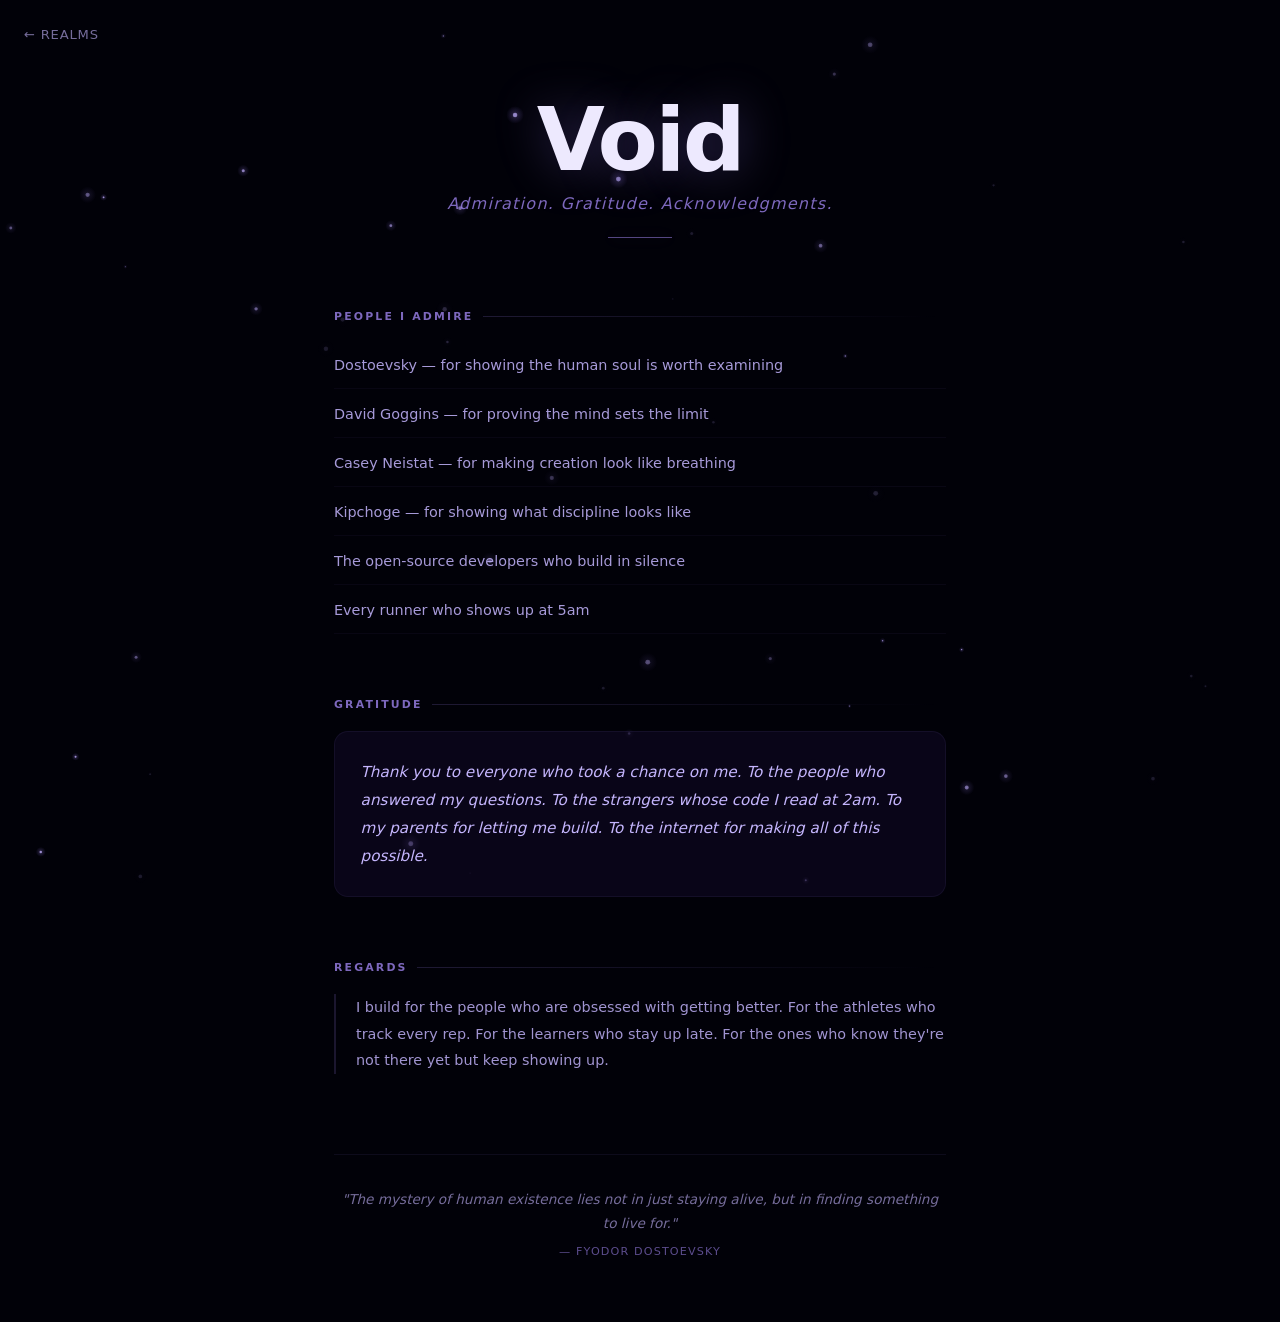
<file: darkness/index.html>
<!DOCTYPE html>
<html lang="en">
<head>
<meta charset="UTF-8">
<meta name="viewport" content="width=device-width, initial-scale=1.0">
<title>Void — Admiration &amp; Gratitude</title>
<style>
  *, *::before, *::after { box-sizing: border-box; margin: 0; padding: 0; }

  :root {
    --bg: #010108;
    --text: #c4b5fd;
    --accent: #a78bfa;
    --dim: #3b1f6e;
    --surface: rgba(18, 10, 40, 0.5);
    --border: rgba(167, 139, 250, 0.07);
  }

  html { scroll-behavior: smooth; }

  body {
    font-family: system-ui, -apple-system, 'Segoe UI', sans-serif;
    background: var(--bg);
    color: var(--text);
    min-height: 100vh;
    display: flex;
    flex-direction: column;
    align-items: center;
    overflow-x: hidden;
  }

  canvas#void-canvas {
    position: fixed;
    inset: 0;
    z-index: 0;
    pointer-events: none;
  }

  .back-link {
    position: fixed;
    top: 1.5rem;
    left: 1.5rem;
    z-index: 100;
  }

  .back-link a {
    color: var(--text);
    text-decoration: none;
    font-size: 0.82rem;
    font-weight: 500;
    letter-spacing: 0.06em;
    text-transform: uppercase;
    transition: color 0.4s, text-shadow 0.4s;
    opacity: 0.6;
  }

  .back-link a:hover {
    color: var(--accent);
    text-shadow: 0 0 20px rgba(167, 139, 250, 0.5);
    opacity: 1;
  }

  .container {
    max-width: 660px;
    width: 100%;
    padding: 6rem 1.5rem 4rem;
    position: relative;
    z-index: 1;
  }

  /* ——— HEADER ——— */
  header.hero {
    text-align: center;
    margin-bottom: 4.5rem;
  }

  header.hero h1 {
    font-size: clamp(3.2rem, 8vw, 5.5rem);
    font-weight: 900;
    letter-spacing: -0.03em;
    line-height: 1;
    color: #ede9fe;
    text-shadow: 0 0 50px rgba(167, 139, 250, 0.3), 0 0 100px rgba(167, 139, 250, 0.08);
    animation: voidGlow 6s ease-in-out infinite;
  }

  @keyframes voidGlow {
    0%, 100% { text-shadow: 0 0 35px rgba(167, 139, 250, 0.25), 0 0 70px rgba(167, 139, 250, 0.06); }
    50% { text-shadow: 0 0 60px rgba(167, 139, 250, 0.45), 0 0 120px rgba(167, 139, 250, 0.12); }
  }

  header.hero .subtitle {
    font-size: 1rem;
    color: var(--accent);
    font-weight: 400;
    letter-spacing: 0.08em;
    margin-top: 0.6rem;
    opacity: 0.75;
    font-style: italic;
  }

  header.hero .rule {
    width: 64px;
    height: 1px;
    background: var(--accent);
    margin: 1.5rem auto 0;
    opacity: 0.5;
    box-shadow: 0 0 16px rgba(167, 139, 250, 0.4);
  }

  /* ——— SECTIONS ——— */
  section {
    margin-bottom: 4rem;
  }

  section h2 {
    font-size: 0.68rem;
    font-weight: 700;
    text-transform: uppercase;
    letter-spacing: 0.2em;
    color: var(--accent);
    margin-bottom: 1.25rem;
    opacity: 0.75;
    display: flex;
    align-items: center;
    gap: 0.6rem;
  }

  section h2::after {
    content: '';
    flex: 1;
    height: 1px;
    background: linear-gradient(to right, var(--accent), transparent);
    opacity: 0.25;
  }

  /* ——— ADMIRE LIST ——— */
  .admire-list {
    display: flex;
    flex-direction: column;
    gap: 0.15rem;
  }

  .admire-item {
    font-size: 0.9rem;
    padding: 0.75rem 0;
    border-bottom: 1px solid rgba(167, 139, 250, 0.06);
    color: var(--text);
    transition: color 0.4s, padding-left 0.35s, border-color 0.4s;
    line-height: 1.5;
    opacity: 0.85;
  }

  .admire-item:hover {
    color: #ede9fe;
    padding-left: 0.6rem;
    border-bottom-color: rgba(167, 139, 250, 0.18);
    opacity: 1;
  }

  /* ——— GRATITUDE BLOCK ——— */
  .gratitude-block {
    font-size: 0.95rem;
    line-height: 1.85;
    color: var(--text);
    background: var(--surface);
    border: 1px solid var(--border);
    border-radius: 14px;
    padding: 1.6rem;
    font-style: italic;
    transition: border-color 0.4s, box-shadow 0.4s;
  }

  .gratitude-block:hover {
    border-color: rgba(167, 139, 250, 0.15);
    box-shadow: 0 0 40px rgba(167, 139, 250, 0.04);
  }

  /* ——— REGARDS BLOCK ——— */
  .regards-block {
    font-size: 0.9rem;
    line-height: 1.85;
    color: var(--text);
    opacity: 0.82;
    border-left: 2px solid rgba(167, 139, 250, 0.2);
    padding-left: 1.25rem;
    transition: border-color 0.4s, opacity 0.4s;
  }

  .regards-block:hover {
    border-left-color: var(--accent);
    opacity: 1;
  }

  /* ——— QUOTE FOOTER ——— */
  .quote-footer {
    margin-top: 5rem;
    padding-top: 2rem;
    border-top: 1px solid rgba(167, 139, 250, 0.08);
    text-align: center;
  }

  .quote-footer blockquote {
    font-size: 0.85rem;
    font-style: italic;
    color: var(--text);
    opacity: 0.6;
    line-height: 1.8;
    transition: opacity 0.5s;
  }

  .quote-footer:hover blockquote {
    opacity: 0.9;
  }

  .quote-footer cite {
    display: block;
    margin-top: 0.6rem;
    font-size: 0.7rem;
    font-style: normal;
    color: var(--accent);
    letter-spacing: 0.1em;
    opacity: 0.55;
    text-transform: uppercase;
  }

  /* ——— RESPONSIVE ——— */
  @media (max-width: 600px) {
    .container { padding: 4.5rem 1rem 3rem; }
    .back-link { top: 1rem; left: 1rem; }
    .gratitude-block { padding: 1.2rem; font-size: 0.88rem; }
  }
</style>
</head>
<body>

<canvas id="void-canvas"></canvas>

<div class="back-link">
  <a href="/">&larr; realms</a>
</div>

<div class="container">

  <header class="hero">
    <h1>Void</h1>
    <p class="subtitle">Admiration. Gratitude. Acknowledgments.</p>
    <div class="rule"></div>
  </header>

  <section>
    <h2>People I Admire</h2>
    <div class="admire-list">
      <div class="admire-item">Dostoevsky — for showing the human soul is worth examining</div>
      <div class="admire-item">David Goggins — for proving the mind sets the limit</div>
      <div class="admire-item">Casey Neistat — for making creation look like breathing</div>
      <div class="admire-item">Kipchoge — for showing what discipline looks like</div>
      <div class="admire-item">The open-source developers who build in silence</div>
      <div class="admire-item">Every runner who shows up at 5am</div>
    </div>
  </section>

  <section>
    <h2>Gratitude</h2>
    <div class="gratitude-block">
      Thank you to everyone who took a chance on me. To the people who answered my questions. To the strangers whose code I read at 2am. To my parents for letting me build. To the internet for making all of this possible.
    </div>
  </section>

  <section>
    <h2>Regards</h2>
    <div class="regards-block">
      I build for the people who are obsessed with getting better. For the athletes who track every rep. For the learners who stay up late. For the ones who know they're not there yet but keep showing up.
    </div>
  </section>

  <footer class="quote-footer">
    <blockquote>
      "The mystery of human existence lies not in just staying alive, but in finding something to live for."
    </blockquote>
    <cite>— Fyodor Dostoevsky</cite>
  </footer>

</div>

<script>
(function(){
  var canvas = document.getElementById('void-canvas');
  var ctx = canvas.getContext('2d');
  var W, H;
  var stars = [];
  var STAR_COUNT = 50;

  function resize() {
    W = canvas.width = window.innerWidth;
    H = canvas.height = window.innerHeight;
  }
  window.addEventListener('resize', resize);
  resize();

  for (var i = 0; i < STAR_COUNT; i++) {
    stars.push({
      x: Math.random() * W,
      y: Math.random() * H,
      r: Math.random() * 2 + 0.5,
      baseAlpha: Math.random() * 0.25 + 0.08,
      alpha: 0,
      pulseSpeed: Math.random() * 0.004 + 0.002,
      pulseOffset: Math.random() * Math.PI * 2
    });
  }

  function draw(t) {
    ctx.clearRect(0, 0, W, H);

    for (var i = 0; i < stars.length; i++) {
      var s = stars[i];
      var pulse = Math.sin(t * s.pulseSpeed + s.pulseOffset);
      s.alpha = s.baseAlpha + pulse * s.baseAlpha * 1.2;
      s.alpha = Math.max(0.03, Math.min(0.55, s.alpha));

      // Glow
      var g = ctx.createRadialGradient(s.x, s.y, 0, s.x, s.y, s.r * 4);
      g.addColorStop(0, 'rgba(167, 139, 250, ' + (s.alpha * 1.1) + ')');
      g.addColorStop(0.3, 'rgba(167, 139, 250, ' + (s.alpha * 0.35) + ')');
      g.addColorStop(1, 'rgba(167, 139, 250, 0)');
      ctx.beginPath();
      ctx.arc(s.x, s.y, s.r * 4, 0, Math.PI * 2);
      ctx.fillStyle = g;
      ctx.fill();

      // Core
      ctx.beginPath();
      ctx.arc(s.x, s.y, s.r, 0, Math.PI * 2);
      ctx.fillStyle = 'rgba(196, 181, 253, ' + (s.alpha + 0.1) + ')';
      ctx.fill();
    }

    requestAnimationFrame(draw);
  }

  requestAnimationFrame(draw);
})();
</script>

</body>
</html>
</file>
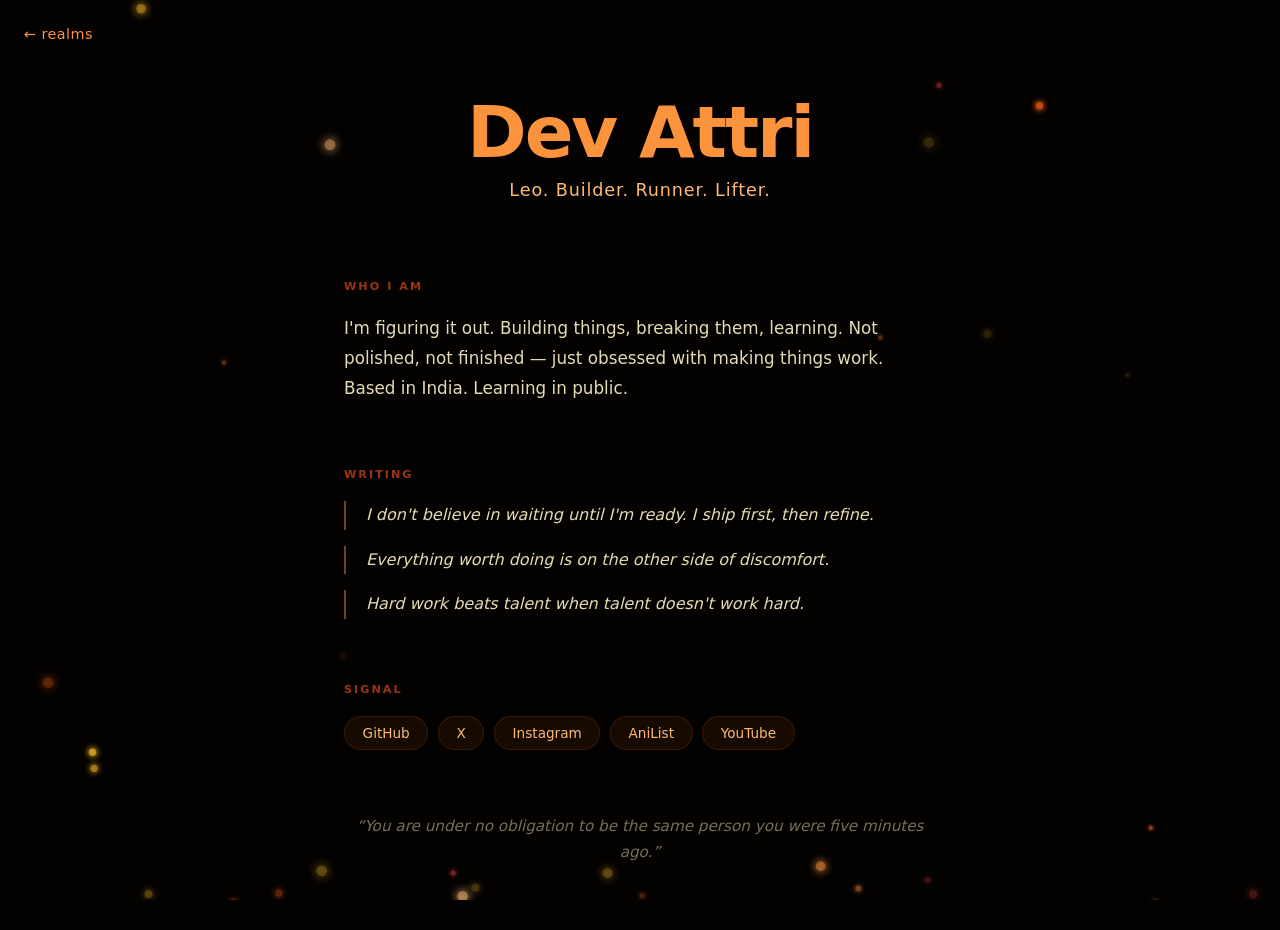
<file: fire/index.html>
<!DOCTYPE html>
<html lang="en">
<head>
<meta charset="UTF-8">
<meta name="viewport" content="width=device-width, initial-scale=1.0">
<title>Fire — Dev Attri</title>
<style>
  *, *::before, *::after { box-sizing: border-box; margin: 0; padding: 0; }

  body {
    font-family: system-ui, -apple-system, 'Segoe UI', sans-serif;
    background: #040201;
    color: #fef3c7;
    min-height: 100vh;
    overflow-x: hidden;
  }

  canvas {
    position: fixed;
    top: 0;
    left: 0;
    width: 100%;
    height: 100%;
    pointer-events: none;
    z-index: 0;
  }

  .back-link {
    position: fixed;
    top: 1.5rem;
    left: 1.5rem;
    z-index: 100;
  }

  .back-link a {
    color: #fb923c;
    text-decoration: none;
    font-size: 0.9rem;
    font-weight: 500;
    letter-spacing: 0.03em;
    transition: color 0.3s, text-shadow 0.3s;
  }

  .back-link a:hover {
    color: #fef3c7;
    text-shadow: 0 0 16px rgba(251,146,60,0.5);
  }

  .container {
    max-width: 640px;
    width: 100%;
    margin: 0 auto;
    padding: 6rem 1.5rem 4rem;
    position: relative;
    z-index: 1;
  }

  header {
    text-align: center;
    margin-bottom: 5rem;
  }

  h1 {
    font-size: clamp(3rem, 8vw, 4.5rem);
    font-weight: 800;
    letter-spacing: -0.03em;
    color: #fb923c;
    line-height: 1;
    margin-bottom: 0.75rem;
    animation: titleGlow 3s ease-in-out infinite;
    opacity: 0;
    animation: titleGlow 3s ease-in-out infinite, fadeUp 1s ease-out 0.1s forwards;
  }

  .subtitle {
    font-size: 1.1rem;
    color: #fdba74;
    font-weight: 400;
    letter-spacing: 0.05em;
    opacity: 0;
    animation: fadeUp 1s ease-out 0.3s forwards;
  }

  section {
    margin-bottom: 4rem;
    opacity: 0;
  }

  section:nth-child(2) { animation: fadeUp 1s ease-out 0.5s forwards; }
  section:nth-child(3) { animation: fadeUp 1s ease-out 0.7s forwards; }
  section:nth-child(4) { animation: fadeUp 1s ease-out 0.9s forwards; }

  section h2 {
    font-size: 0.7rem;
    text-transform: uppercase;
    letter-spacing: 0.18em;
    color: #9a3412;
    margin-bottom: 1.25rem;
    font-weight: 700;
  }

  section p {
    font-size: 1.05rem;
    line-height: 1.8;
    color: #fef3c7;
    opacity: 0.9;
  }

  .thoughts-list {
    display: flex;
    flex-direction: column;
    gap: 1rem;
  }

  .thoughts-list p {
    position: relative;
    padding-left: 1.25rem;
    border-left: 2px solid rgba(251,146,60,0.5);
    font-style: italic;
    font-size: 1rem;
    transition: border-color 0.3s;
  }

  .thoughts-list p:hover {
    border-left-color: #fb923c;
  }

  .signal-links {
    display: flex;
    flex-wrap: wrap;
    gap: 0.6rem;
  }

  .signal-links a {
    display: inline-block;
    background: rgba(249,115,22,0.08);
    color: #fdba74;
    text-decoration: none;
    padding: 0.5rem 1.1rem;
    border-radius: 999px;
    font-size: 0.85rem;
    font-weight: 500;
    border: 1px solid rgba(249,115,22,0.15);
    transition: background 0.3s, color 0.3s, border-color 0.3s, box-shadow 0.3s, transform 0.3s;
  }

  .signal-links a:hover {
    background: rgba(249,115,22,0.18);
    color: #fef3c7;
    border-color: rgba(249,115,22,0.4);
    box-shadow: 0 0 24px rgba(249,115,22,0.25);
    transform: translateY(-2px);
  }

  footer {
    text-align: center;
    margin-top: 3rem;
    opacity: 0;
    animation: fadeUp 1s ease-out 1.1s forwards;
  }

  footer p {
    font-size: 0.95rem;
    color: #fef3c7;
    opacity: 0.45;
    font-style: italic;
    font-weight: 300;
    line-height: 1.7;
  }

  @keyframes fadeUp {
    from { opacity: 0; transform: translateY(24px); }
    to { opacity: 1; transform: translateY(0); }
  }

  @keyframes titleGlow {
    0%, 100% { text-shadow: 0 0 20px rgba(251,146,60,0.3), 0 0 40px rgba(251,146,60,0.1); }
    50% { text-shadow: 0 0 35px rgba(251,146,60,0.5), 0 0 70px rgba(251,146,60,0.2); }
  }

  @media (max-width: 600px) {
    .container { padding: 5rem 1.25rem 3rem; }
    header { margin-bottom: 3.5rem; }
    section { margin-bottom: 3rem; }
    section p { font-size: 0.95rem; }
    .signal-links a { padding: 0.4rem 0.9rem; font-size: 0.8rem; }
  }
</style>
</head>
<body>

<canvas id="embers"></canvas>

<div class="back-link">
  <a href="/">← realms</a>
</div>

<div class="container">
  <header>
    <h1>Dev Attri</h1>
    <p class="subtitle">Leo. Builder. Runner. Lifter.</p>
  </header>

  <section>
    <h2>Who I Am</h2>
    <p>I'm figuring it out. Building things, breaking them, learning. Not polished, not finished — just obsessed with making things work. Based in India. Learning in public.</p>
  </section>

  <section>
    <h2>Writing</h2>
    <div class="thoughts-list">
      <p>I don't believe in waiting until I'm ready. I ship first, then refine.</p>
      <p>Everything worth doing is on the other side of discomfort.</p>
      <p>Hard work beats talent when talent doesn't work hard.</p>
    </div>
  </section>

  <section>
    <h2>Signal</h2>
    <div class="signal-links">
      <a href="https://github.com/attridevv" target="_blank" rel="noopener">GitHub</a>
      <a href="https://x.com/attridevv" target="_blank" rel="noopener">X</a>
      <a href="https://instagram.com/attridevv" target="_blank" rel="noopener">Instagram</a>
      <a href="https://anilist.co/user/Attridevv/" target="_blank" rel="noopener">AniList</a>
      <a href="https://youtube.com/@attridevv" target="_blank" rel="noopener">YouTube</a>
    </div>
  </section>

  <footer>
    <p>&ldquo;You are under no obligation to be the same person you were five minutes ago.&rdquo;</p>
  </footer>
</div>

<script>
(function() {
  var c = document.getElementById('embers');
  var ctx = c.getContext('2d');
  var particles = [];
  var numParticles = 120;
  var w, h;

  function resize() {
    w = c.width = window.innerWidth;
    h = c.height = window.innerHeight;
  }
  resize();
  window.addEventListener('resize', resize);

  var colors = ['#f97316', '#fb923c', '#fbbf24', '#ef4444', '#ea580c', '#fdba74'];

  function Particle() {
    this.reset();
  }

  Particle.prototype.reset = function() {
    this.x = Math.random() * w;
    this.y = h + Math.random() * 60;
    this.size = Math.random() * 4 + 1.5;
    this.speedY = -(Math.random() * 1.4 + 0.4);
    this.speedX = (Math.random() - 0.5) * 0.6;
    this.opacity = 0;
    this.targetOpacity = Math.random() * 0.6 + 0.2;
    this.fadeSpeed = Math.random() * 0.008 + 0.003;
    this.color = colors[Math.floor(Math.random() * colors.length)];
    this.life = 0;
    this.maxLife = Math.random() * 200 + 200;
  };

  Particle.prototype.update = function() {
    this.life++;
    this.x += this.speedX;
    this.y += this.speedY;

    if (this.life < 40) {
      this.opacity = Math.min(this.opacity + this.fadeSpeed * 1.5, this.targetOpacity);
    } else if (this.life > this.maxLife - 60) {
      this.opacity = Math.max(this.opacity - this.fadeSpeed * 1.5, 0);
    }

    if (this.y < -20 || this.x < -20 || this.x > w + 20 || this.life > this.maxLife) {
      this.reset();
    }
  };

  Particle.prototype.draw = function() {
    if (this.opacity <= 0) return;
    ctx.save();
    ctx.globalAlpha = this.opacity;
    ctx.beginPath();
    ctx.arc(this.x, this.y, this.size, 0, Math.PI * 2);
    ctx.fillStyle = this.color;
    ctx.fill();

    var grd = ctx.createRadialGradient(this.x, this.y, 0, this.x, this.y, this.size * 3);
    grd.addColorStop(0, this.color);
    grd.addColorStop(0.4, this.color + '88');
    grd.addColorStop(1, 'transparent');
    ctx.fillStyle = grd;
    ctx.beginPath();
    ctx.arc(this.x, this.y, this.size * 3, 0, Math.PI * 2);
    ctx.fill();

    ctx.restore();
  };

  for (var i = 0; i < numParticles; i++) {
    var p = new Particle();
    p.y = Math.random() * h;
    p.life = Math.floor(Math.random() * p.maxLife);
    particles.push(p);
  }

  function animate() {
    ctx.clearRect(0, 0, w, h);
    for (var i = 0; i < particles.length; i++) {
      particles[i].update();
      particles[i].draw();
    }
    requestAnimationFrame(animate);
  }

  animate();
})();
</script>

</body>
</html>
</file>
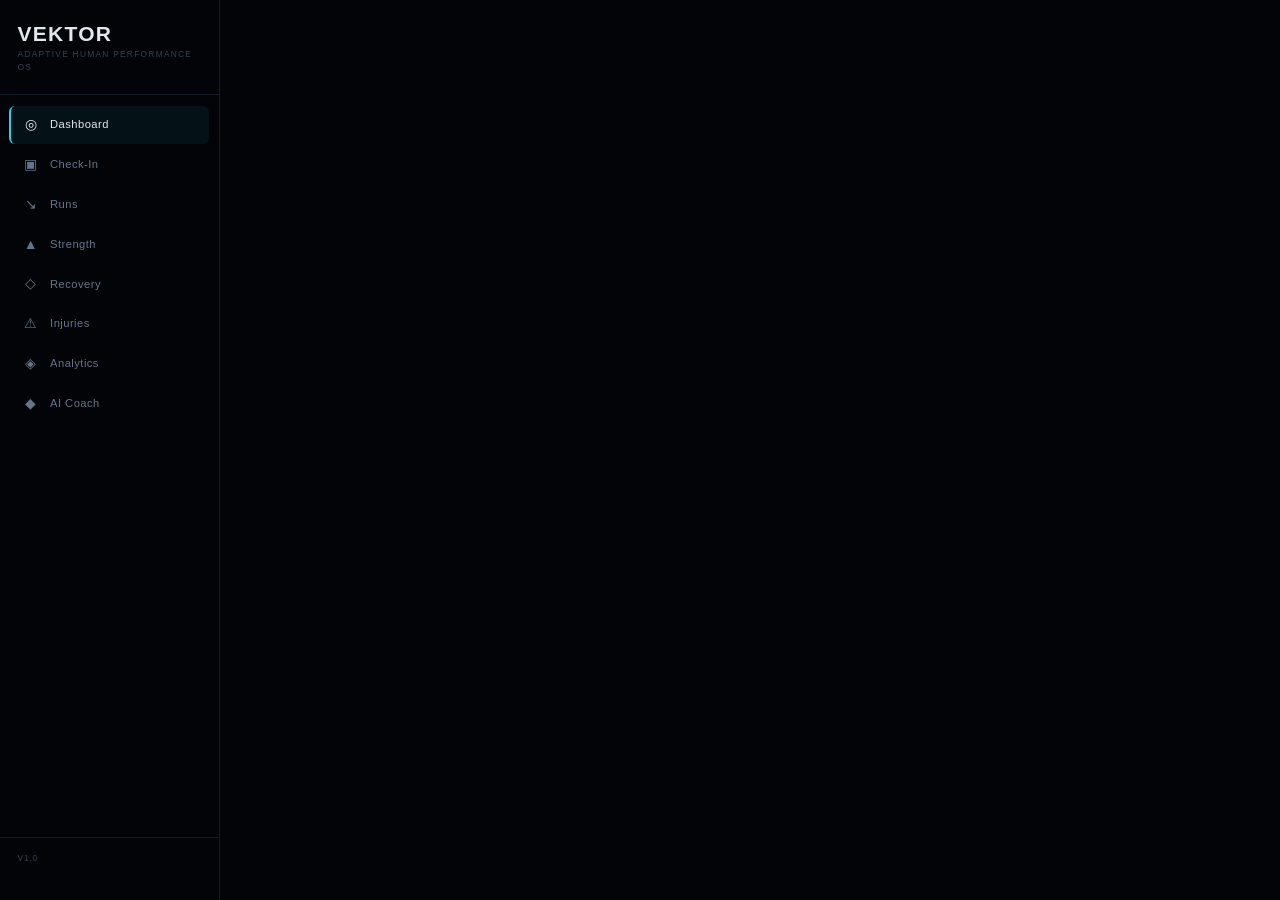
<file: grit/index.html>
<!DOCTYPE html>
<html lang="en">
<head>
<meta charset="UTF-8">
<meta name="viewport" content="width=device-width, initial-scale=1.0">
<title>VEKTOR — Adaptive Human Performance OS</title>
<style>
*,*::before,*::after{box-sizing:border-box;margin:0;padding:0}
:root{
  --bg:#020408;--surface:#080c14;--border:#131a28;--border-hover:#1e2a3a;
  --text:#e2e8f0;--text-secondary:#64748b;--text-dim:#334155;
  --accent:#22d3ee;--accent-glow:rgba(34,211,238,0.15);
  --green:#10b981;--amber:#f59e0b;--red:#ef4444;
  --radius:10px;--radius-sm:6px;--sidebar:220px;
  --font:'Inter',-apple-system,BlinkMacSystemFont,'Segoe UI',sans-serif;
  --mono:'SF Mono','JetBrains Mono','Consolas',monospace;
}
html,body{height:100%;background:var(--bg);color:var(--text);font-family:var(--font);font-size:14px;line-height:1.5;overflow:hidden}
body{display:flex}
#sidebar{width:var(--sidebar);min-width:var(--sidebar);height:100vh;background:var(--bg);border-right:1px solid var(--border);display:flex;flex-direction:column;padding:1.5rem 0;position:fixed;left:0;top:0;z-index:100;overflow-y:auto}
#sidebar .logo{padding:0 1.25rem 1.5rem;border-bottom:1px solid var(--border);margin-bottom:0.75rem}
#sidebar .logo h1{font-size:1.5rem;font-weight:800;letter-spacing:0.06em;color:var(--text);line-height:1.2}
#sidebar .logo span{font-size:0.6rem;text-transform:uppercase;letter-spacing:0.15em;color:var(--text-dim);display:block;margin-top:2px}
#sidebar nav{display:flex;flex-direction:column;gap:2px;padding:0 0.75rem;flex:1}
#sidebar nav a{display:flex;align-items:center;gap:0.65rem;padding:0.6rem 0.75rem;color:var(--text-secondary);text-decoration:none;font-size:0.8rem;font-weight:500;letter-spacing:0.04em;border-radius:var(--radius-sm);transition:all 0.15s;border-left:2px solid transparent;margin-left:-2px}
#sidebar nav a:hover{color:var(--text);background:rgba(255,255,255,0.02)}
#sidebar nav a.active{color:var(--text);background:rgba(34,211,238,0.06);border-left-color:var(--accent)}
#sidebar nav a .nav-icon{font-size:1rem;width:20px;text-align:center;flex-shrink:0}
#sidebar div.sf{padding:1rem 1.25rem;border-top:1px solid var(--border);font-size:0.6rem;color:var(--text-dim);text-transform:uppercase;letter-spacing:0.1em}
#main{flex:1;margin-left:var(--sidebar);height:100vh;overflow-y:auto;overflow-x:hidden;padding:1.5rem}
#bottom-nav{display:none;position:fixed;bottom:0;left:0;right:0;background:var(--surface);border-top:1px solid var(--border);z-index:100;padding:0.4rem 0;padding-bottom:env(safe-area-inset-bottom,0.4rem)}
#bottom-nav .bnr{display:flex;justify-content:space-around;align-items:center}
#bottom-nav button.bni{display:flex;flex-direction:column;align-items:center;gap:2px;padding:0.3rem 0.15rem;background:none;border:none;color:var(--text-secondary);font-size:0.6rem;font-family:var(--font);font-weight:500;letter-spacing:0.04em;cursor:pointer;transition:color 0.15s;min-width:55px}
#bottom-nav button.bni.active{color:var(--accent)}
#bottom-nav button.bni .bnic{font-size:1rem}
#more-menu{display:none;position:fixed;bottom:58px;left:0;right:0;background:var(--surface);border-top:1px solid var(--border);z-index:101;padding:0.65rem;flex-wrap:wrap;justify-content:center;gap:0.4rem}
#more-menu.open{display:flex}
#more-menu button.mmi{background:var(--bg);border:1px solid var(--border);color:var(--text-secondary);padding:0.45rem 0.85rem;border-radius:var(--radius-sm);font-size:0.65rem;cursor:pointer;letter-spacing:0.04em;font-family:var(--font);transition:all 0.15s}
#more-menu button.mmi:hover{color:var(--text);border-color:var(--accent)}
h2{font-size:1.2rem;font-weight:700;letter-spacing:-0.01em;margin-bottom:1.25rem}
h3{font-size:0.9rem;font-weight:600;letter-spacing:0.02em;margin-bottom:0.75rem;color:var(--text)}
h4{font-size:0.72rem;font-weight:600;text-transform:uppercase;letter-spacing:0.12em;color:var(--text-secondary);margin-bottom:0.75rem}
.card,.section{margin-top:1.25rem}
.card{background:var(--surface);border:1px solid var(--border);border-radius:var(--radius);padding:1.25rem;transition:border-color 0.2s;box-shadow:inset 0 1px 0 rgba(255,255,255,0.02)}
.card:hover{border-color:#1e2a3a}
.grid2{display:grid;grid-template-columns:1fr 1fr;gap:1rem}
.grid3{display:grid;grid-template-columns:1fr 1fr 1fr;gap:1rem}
.grid4{display:grid;grid-template-columns:repeat(4,1fr);gap:1rem}
.stat-card{text-align:center;padding:1rem}
.stat-card .sv{font-family:var(--mono);font-size:1.5rem;font-weight:700;color:var(--text)}
.stat-card .sl{font-size:0.62rem;text-transform:uppercase;letter-spacing:0.12em;color:var(--text-secondary);margin-top:0.2rem}
.stat-card .ss{font-size:0.68rem;color:var(--text-dim);margin-top:0.1rem;font-family:var(--mono)}
.btn{display:inline-flex;align-items:center;justify-content:center;gap:0.4rem;padding:0.55rem 1rem;border-radius:var(--radius-sm);font-family:var(--font);font-size:0.78rem;font-weight:600;letter-spacing:0.02em;cursor:pointer;transition:all 0.15s;border:1px solid transparent;text-decoration:none}
.btn-primary{background:var(--accent);color:#020408;border-color:var(--accent)}
.btn-primary:hover{background:#38d9f0}
.btn-secondary{background:transparent;border-color:#1e2a3a;color:var(--text)}
.btn-secondary:hover{background:rgba(255,255,255,0.03);border-color:#26344a}
.btn-danger{background:rgba(239,68,68,0.12);border-color:rgba(239,68,68,0.25);color:var(--red)}
.btn-danger:hover{background:rgba(239,68,68,0.2)}
.btn-sm{padding:0.35rem 0.65rem;font-size:0.7rem}
.btn-block{width:100%}
label{display:block;font-size:0.65rem;text-transform:uppercase;letter-spacing:0.12em;color:var(--text-secondary);margin-bottom:0.3rem;font-weight:600}
input[type=text],input[type=number],input[type=date],select,textarea{width:100%;padding:0.55rem 0.65rem;background:var(--bg);border:1px solid var(--border);border-radius:var(--radius-sm);color:var(--text);font-family:var(--font);font-size:0.8rem;outline:none;transition:border-color 0.15s}
input:focus,select:focus,textarea:focus{border-color:var(--accent)}
textarea{resize:vertical;min-height:70px}
select{appearance:none;background-image:url("data:image/svg+xml,%3Csvg xmlns='http://www.w3.org/2000/svg' width='10' height='6'%3E%3Cpath d='M0 0l5 6 5-6z' fill='%2364748b'/%3E%3C/svg%3E");background-repeat:no-repeat;background-position:right 0.65rem center;padding-right:2rem}
.form-group{margin-bottom:0.85rem}
.form-row{display:flex;gap:0.75rem}
.form-row>*{flex:1}
input[type=range]{-webkit-appearance:none;width:100%;height:6px;background:var(--border);border-radius:3px;outline:none;cursor:pointer}
input[type=range]::-webkit-slider-thumb{-webkit-appearance:none;width:18px;height:18px;background:var(--accent);border-radius:50%;cursor:pointer;border:2px solid var(--bg)}
input[type=range]::-moz-range-thumb{width:18px;height:18px;background:var(--accent);border-radius:50%;cursor:pointer;border:2px solid var(--bg)}
.sv-label{font-family:var(--mono);font-size:0.85rem;font-weight:700;color:var(--accent);margin-left:0.4rem;min-width:1.5rem;text-align:center}
.range-wrap{display:flex;align-items:center;gap:0.4rem}
.toggle-wrap{display:flex;align-items:center;justify-content:space-between;padding:0.4rem 0}
.toggle{position:relative;width:42px;height:24px;cursor:pointer;display:inline-block}
.toggle input{opacity:0;width:0;height:0;position:absolute}
.toggle .track{position:absolute;top:0;left:0;right:0;bottom:0;background:var(--border);border-radius:12px;transition:0.2s}
.toggle .track::after{content:'';position:absolute;width:18px;height:18px;left:3px;bottom:3px;background:var(--text-dim);border-radius:50%;transition:0.2s}
.toggle input:checked+.track{background:rgba(34,211,238,0.25)}
.toggle input:checked+.track::after{background:var(--accent);transform:translateX(18px)}
.pill-group{display:flex;gap:0.5rem;flex-wrap:wrap}
.pill{padding:0.4rem 0.85rem;border-radius:20px;background:var(--bg);border:1px solid var(--border);color:var(--text-secondary);font-size:0.72rem;font-weight:500;cursor:pointer;transition:all 0.15s;font-family:var(--font);letter-spacing:0.02em}
.pill:hover{border-color:#1e2a3a;color:var(--text)}
.pill.selected{background:rgba(34,211,238,0.1);border-color:var(--accent);color:var(--accent);font-weight:600}
.pain-row{display:flex;align-items:center;justify-content:space-between;padding:0.25rem 0;gap:0.75rem}
.pain-row .pl{font-size:0.72rem;color:var(--text);min-width:115px}
.pain-dot{width:10px;height:10px;border-radius:50%;flex-shrink:0;display:inline-block;margin-right:4px}
.pain-dot.g{background:var(--green);box-shadow:0 0 6px rgba(16,185,129,0.4)}
.pain-dot.a{background:var(--amber);box-shadow:0 0 6px rgba(245,158,11,0.4)}
.pain-dot.r{background:var(--red);box-shadow:0 0 6px rgba(239,68,68,0.4)}
.badge{display:inline-block;padding:0.15rem 0.45rem;border-radius:4px;font-size:0.6rem;font-weight:700;text-transform:uppercase;letter-spacing:0.08em}
.badge-green{background:rgba(16,185,129,0.15);color:var(--green)}
.badge-amber{background:rgba(245,158,11,0.15);color:var(--amber)}
.badge-red{background:rgba(239,68,68,0.15);color:var(--red)}
.badge-cyan{background:rgba(34,211,238,0.12);color:var(--accent)}
#orb-wrap{display:flex;flex-direction:column;align-items:center;padding:1.5rem 0 0.5rem}
#orb-svg{width:160px;height:160px}
#orb-glow{animation:orbPulse 3s ease-in-out infinite}
@keyframes orbPulse{0%,100%{opacity:0.55}50%{opacity:1}}
#orb-score{font-family:var(--mono);font-size:2.2rem;font-weight:800}
#orb-zone{font-size:0.7rem;font-weight:700;text-transform:uppercase;letter-spacing:0.15em;margin-top:0.35rem;text-align:center}
#orb-zone.prime{color:var(--green)}#orb-zone.stable{color:var(--amber)}#orb-zone.strained{color:var(--red)}#orb-zone.nd{color:var(--text-dim)}
table{width:100%;border-collapse:collapse;font-size:0.78rem}
th{text-align:left;padding:0.5rem 0.65rem;font-size:0.62rem;text-transform:uppercase;letter-spacing:0.12em;color:var(--text-secondary);font-weight:600;border-bottom:1px solid var(--border)}
td{padding:0.5rem 0.65rem;border-bottom:1px solid var(--border);color:var(--text)}
tr:nth-child(even) td{background:rgba(255,255,255,0.01)}
tr:hover td{background:rgba(34,211,238,0.03)}
.mono{font-family:var(--mono);font-weight:600}
.tg{color:var(--green)}.ta{color:var(--amber)}.tr{color:var(--red)}.tc{color:var(--accent)}
.exp-sum{cursor:pointer;transition:background 0.15s}
.exp-det{display:none;padding:0.65rem 0;border-bottom:1px solid var(--border)}
.exp-det.open{display:block}
.injury-card{padding:0.85rem;border-radius:var(--radius-sm);background:var(--bg);border:1px solid var(--border);margin-bottom:0.5rem}
.injury-card .inj-hdr{display:flex;align-items:center;justify-content:space-between;margin-bottom:0.35rem}
.rpt-prose{line-height:1.75;font-size:0.82rem;color:var(--text-secondary)}
.rpt-prose h3{color:var(--text);margin:1rem 0 0.35rem;font-size:0.75rem;letter-spacing:0.08em}
.rpt-prose .callout{padding:0.75rem 1rem;border-left:3px solid var(--accent);background:rgba(34,211,238,0.05);color:var(--text);border-radius:0 var(--radius-sm) var(--radius-sm) 0;margin:0.75rem 0;font-weight:500}
.rpt-prose ol{padding-left:1.25rem;margin-top:0.25rem}
.rpt-prose ol li{margin-bottom:0.2rem}
.rpt-prose .rpt-meta{font-size:0.62rem;color:var(--text-dim);margin-bottom:1rem}
.result-card{text-align:center;padding:1.5rem;margin-top:1rem}
.result-big{font-family:var(--mono);font-size:3rem;font-weight:800;margin-bottom:0.2rem}
.result-zone{font-size:0.72rem;font-weight:700;text-transform:uppercase;letter-spacing:0.15em;margin-bottom:1rem}
.bar-row{display:flex;align-items:center;gap:0.75rem;margin:0.4rem 0;font-size:0.7rem}
.bar-label{min-width:65px;text-align:right;color:var(--text-secondary);text-transform:uppercase;letter-spacing:0.08em}
.bar-track{flex:1;height:6px;background:var(--border);border-radius:3px;overflow:hidden}
.bar-fill{height:100%;border-radius:3px;transition:width 0.3s}
.bar-val{min-width:35px;font-family:var(--mono);font-weight:600;font-size:0.78rem}
.insights{margin-top:0.75rem;text-align:left}
.insights ul{list-style:none;padding:0}
.insights ul li{padding:0.25rem 0;font-size:0.7rem;color:var(--text-secondary);border-bottom:1px solid var(--border)}
.insights ul li::before{content:'— ';color:var(--accent)}
.acwr-gauge{position:relative;height:24px;background:var(--bg);border-radius:4px;overflow:hidden;margin:0.5rem 0}
.acwr-fill{height:100%;border-radius:4px;transition:width 0.4s}
.acwr-zones{position:absolute;top:0;left:0;right:0;bottom:0;display:flex;pointer-events:none}
.acwr-zone{border-right:1px solid var(--bg)}
.acwr-marker{position:absolute;top:-4px;width:3px;height:32px;background:var(--text);border-radius:2px;transition:left 0.4s}
.chart-svg{width:100%;height:auto}
.empty-state{padding:2rem;text-align:center;color:var(--text-dim)}
.empty-state .ei{font-size:2rem;margin-bottom:0.5rem;opacity:0.3}
.empty-state p{font-size:0.75rem}
.risk-indicator{display:flex;align-items:center;gap:0.75rem;padding:0.75rem;border-radius:var(--radius-sm);margin-bottom:0.75rem}
.risk-indicator .rd{width:16px;height:16px;border-radius:50%;flex-shrink:0}
.risk-indicator.low{background:rgba(16,185,129,0.08);border:1px solid rgba(16,185,129,0.2)}
.risk-indicator.moderate{background:rgba(245,158,11,0.08);border:1px solid rgba(245,158,11,0.2)}
.risk-indicator.high{background:rgba(239,68,68,0.08);border:1px solid rgba(239,68,68,0.2)}
.ex-item{display:flex;justify-content:space-between;align-items:center;padding:0.45rem 0.6rem;background:var(--bg);border:1px solid var(--border);border-radius:var(--radius-sm);margin-bottom:0.3rem;font-size:0.72rem}
.ex-item .ei-name{font-weight:600}
.ex-item .ei-detail{font-family:var(--mono);font-size:0.65rem;color:var(--text-secondary)}
.ex-item .ei-rm{background:none;border:none;color:var(--text-dim);cursor:pointer;font-size:0.8rem;padding:0.15rem 0.35rem}
.confirm-overlay{display:none;position:fixed;inset:0;background:rgba(2,4,8,0.8);z-index:200;align-items:center;justify-content:center}
.confirm-overlay.open{display:flex}
.confirm-box{background:var(--surface);border:1px solid var(--border);border-radius:var(--radius);padding:1.5rem;max-width:340px;width:90%;text-align:center}
.confirm-box p{margin-bottom:1rem;color:var(--text);font-size:0.82rem}
.confirm-box .btn-row{display:flex;gap:0.5rem;justify-content:center}
@media(max-width:768px){
  #sidebar{display:none}
  #main{margin-left:0;padding-bottom:75px;padding:0.75rem}
  #bottom-nav{display:block}
  .grid2,.grid4{grid-template-columns:1fr}
  .grid3{grid-template-columns:1fr 1fr}
  .form-row{flex-direction:column}
  #orb-svg{width:130px;height:130px}
}
</style>
</head>
<body>

<aside id="sidebar">
  <div class="logo"><h1>VEKTOR</h1><span>adaptive human performance os</span></div>
  <nav>
    <a href="#" data-view="dashboard" class="active"><span class="nav-icon">◎</span>Dashboard</a>
    <a href="#" data-view="checkin"><span class="nav-icon">▣</span>Check-In</a>
    <a href="#" data-view="runs"><span class="nav-icon">↘</span>Runs</a>
    <a href="#" data-view="strength"><span class="nav-icon">▲</span>Strength</a>
    <a href="#" data-view="recovery"><span class="nav-icon">◇</span>Recovery</a>
    <a href="#" data-view="injuries"><span class="nav-icon">⚠</span>Injuries</a>
    <a href="#" data-view="analytics"><span class="nav-icon">◈</span>Analytics</a>
    <a href="#" data-view="coach"><span class="nav-icon">◆</span>AI Coach</a>
  </nav>
  <div class="sf">v1.0</div>
</aside>

<div id="main"><div id="content"></div></div>

<nav id="bottom-nav">
  <div class="bnr">
    <button class="bni active" data-view="dashboard"><span class="bnic">◎</span>Dash</button>
    <button class="bni" data-view="checkin"><span class="bnic">▣</span>Check</button>
    <button class="bni" data-view="runs"><span class="bnic">↘</span>Runs</button>
    <button class="bni" data-view="strength"><span class="bnic">▲</span>Strength</button>
    <button class="bni" id="more-btn"><span class="bnic">⊙</span>More</button>
  </div>
</nav>
<div id="more-menu">
  <button class="mmi" data-view="recovery">◇ Recovery</button>
  <button class="mmi" data-view="injuries">⚠ Injuries</button>
  <button class="mmi" data-view="analytics">◈ Analytics</button>
  <button class="mmi" data-view="coach">◆ AI Coach</button>
</div>

<div class="confirm-overlay" id="confirm-overlay">
  <div class="confirm-box">
    <p id="confirm-msg">Are you sure?</p>
    <div class="btn-row">
      <button class="btn btn-secondary" id="confirm-no">Cancel</button>
      <button class="btn btn-danger" id="confirm-yes">Delete</button>
    </div>
  </div>
</div>

<script>

// ======================== UTILITIES ========================
const $=(s,p)=>(p||document).querySelector(s);
const $$=(s,p)=>(p||document).querySelectorAll(s);
const uid=()=>'id_'+Math.random().toString(36).slice(2,10)+Date.now().toString(36);
const save=(k,v)=>{try{localStorage.setItem('vektor_'+k,JSON.stringify(v))}catch(e){}}
const load=(k,d)=>{try{const v=localStorage.getItem('vektor_'+k);return v?JSON.parse(v):d}catch(e){return d}}
const nowISO=()=>new Date().toISOString().split('T')[0];
const daysAgo=n=>{const d=new Date();d.setDate(d.getDate()-n);return d.toISOString().split('T')[0]}
const todayStr=()=>new Date().toISOString().split('T')[0];
const daysBetween=(a,b)=>Math.floor((new Date(b+'T00:00:00')-new Date(a+'T00:00:00'))/86400000);

function formatDate(iso){
  if(!iso)return'';
  const d=new Date(iso+'T00:00:00'),now=new Date();now.setHours(0,0,0,0);
  const diff=Math.floor((now-d)/86400000);
  if(diff===0)return'Today';
  if(diff===1)return'Yesterday';
  return d.toLocaleDateString('en-US',{month:'short',day:'numeric'});
}
function formatPace(mpk){
  if(!mpk||mpk===Infinity)return'\u2014';
  const m=Math.floor(mpk),s=Math.round((mpk-m)*60);
  return m+':'+String(s).padStart(2,'0')+'/km';
}
function formatDuration(sec){
  if(!sec)return'0:00';
  const h=Math.floor(sec/3600),m=Math.floor((sec%3600)/60),s=Math.floor(sec%60);
  if(h>0)return h+':'+String(m).padStart(2,'0')+':'+String(s).padStart(2,'0');
  return m+':'+String(s).padStart(2,'0');
}
function sc(v){return v>=80?'var(--green)':v>=60?'var(--amber)':'var(--red)'}
function scls(v){return v>=80?'tg':v>=60?'ta':'tr'}
function zlbl(s){return s>=80?'PRIME':s>=60?'STABLE':'STRAINED'}
function zcls(s){return s>=80?'prime':s>=60?'stable':'strained'}

// ======================== ENGINES ========================
function calculateReadiness(data){
  const ss=Math.min(100,(data.sleepHours/10)*100*(data.sleepQuality/10));
  let hr=100;
  if(data.restingHR>0){
    if(data.restingHR<=50)hr=100;
    else if(data.restingHR>=80)hr=20;
    else hr=Math.max(20,100-((data.restingHR-50)/30)*80);
  }
  const es=(data.energy/10)*100,ms=(data.motivation/10)*100;
  const ce=es*0.7+ms*0.3;
  const sor=Math.max(0,100-(data.soreness/10)*100);
  const pk=['groin','lowerBack','shoulder','knee','hamstring'];
  let ps=0; const pso={};
  pk.forEach(k=>{const v=data[k]||0;pso[k]=v;ps+=v});
  const ap=ps/5,pp=Math.min(50,ap*5);
  let rb=0;
  if(data.hydration)rb+=3;if(data.protein)rb+=3;if(data.mobility)rb+=4;
  const sp=data.stress?(data.stress/10)*10:0;
  const base=(ss*0.3+hr*0.2+ce*0.25+sor*0.15)*(1-sp/150);
  const ov=Math.round(Math.min(100,Math.max(10,base+rb-pp)));
  const ins=[];
  if(ss<50)ins.push('Sleep quality is low \u2014 prioritize 7-9h tonight');
  if(hr<50)ins.push('Elevated resting HR suggests incomplete recovery');
  if(es<40)ins.push('Energy levels depleted \u2014 consider an easy day');
  if(ap>3)ins.push('Pain elevated in '+pk.filter(k=>pso[k]>=4).join(', ')+' \u2014 modify training');
  if(data.stress>7)ins.push('High perceived stress \u2014 recovery may be compromised');
  if(ov>=80&&ap<2)ins.push('Green zone \u2014 ready for high-quality training');
  if(ov>=60&&ov<80)ins.push('Stable zone \u2014 train with awareness');
  if(ov<60)ins.push('Strained \u2014 prioritize recovery over training');
  let zone,rec;
  if(ov>=80){zone='PRIME';rec='You\u2019re primed for performance. Consider a quality session today.'}
  else if(ov>=60){zone='STABLE';rec='Train at moderate intensity. Monitor how you feel during warm-up.'}
  else{zone='STRAINED';rec='Focus on recovery. Low-intensity movement or complete rest recommended.'}
  return{overall:ov,sleepScore:Math.round(ss),hrRecoveryScore:Math.round(hr),
    energyScore:Math.round(ce),sorenessScore:Math.round(sor),painPenalty:Math.round(pp),
    zone,insights:ins,recommendation:rec,painScores:pso};
}

function calculateACWR(sessions){
  if(!sessions.length)return{acuteLoad:0,chronicLoad:0,acwr:0,status:'No data',fatigueIndex:0};
  const sl=sessions.map(s=>({...s,load:(s.duration||0)*(s.rpe||0)}));
  const now=new Date();
  const l7=new Date(now);l7.setDate(l7.getDate()-7);
  const l28=new Date(now);l28.setDate(l28.getDate()-28);
  const ac=sl.filter(s=>new Date(s.date)>=l7);
  const ch=sl.filter(s=>new Date(s.date)>=l28);
  const acl=ac.length?ac.reduce((a,b)=>a+b.load,0)/7:0;
  const chl=ch.length?ch.reduce((a,b)=>a+b.load,0)/28:0;
  const acwr=chl>0?acl/chl:0;
  const fi=ac.length?ac.reduce((a,b)=>a+b.load,0)/ac.length/(chl||1):0;
  let st;
  if(acwr===0)st='No data';
  else if(acwr<0.8)st='Detraining Risk';
  else if(acwr<=1.3)st='Optimal';
  else if(acwr<=1.5)st='Overload Risk';
  else st='High Injury Risk';
  return{acuteLoad:Math.round(acl),chronicLoad:Math.round(chl),acwr:Math.round(acwr*100)/100,status:st,fatigueIndex:Math.round(fi*100)/100};
}

function assessInjuryRisk(checkins,runs,mobComp){
  const rc=checkins.filter(c=>daysBetween(c.date,todayStr())<=14);
  const rr=runs.filter(r=>daysBetween(r.date,todayStr())<=14);
  const pk=['groin','lowerBack','shoulder','knee','hamstring'];
  const lr={};
  pk.forEach(k=>{
    const rt=rc.filter(c=>c.readiness&&c.readiness.painScores&&c.readiness.painScores[k]>0);
    if(rt.length>=2){
      const tr=rt[rt.length-1].readiness.painScores[k]-rt[0].readiness.painScores[k];
      lr[k]=tr>0?'rising':tr<0?'falling':'stable';
    }else if(rt.length===1){
      const v=rt[0].readiness.painScores[k];
      lr[k]=v>=7?'high':v>=4?'moderate':'low';
    }else{lr[k]='unknown';}
  });
  const ap=rr.filter(r=>r.distance>0).map(r=>r.pace||(r.duration/60)/r.distance);
  const ri=ap.length?ap.reduce((a,b)=>a+b,0)/ap.length:0;
  const mr=mobComp<50?15:mobComp<75?8:0;
  let os=100;
  Object.entries(lr).forEach(([k,v])=>{
    if(v==='rising')os-=15;else if(v==='high')os-=12;else if(v==='moderate')os-=6;
  });
  if(ri<4.5)os-=8;
  os-=mr;os=Math.max(0,Math.min(100,os));
  let ors;
  if(os>=80)ors='LOW';else if(os>=60)ors='MODERATE';else ors='HIGH';
  const recs=[];
  if(lr.groin==='rising'||lr.groin==='high')recs.push('Monitor groin/adductor \u2014 reduce sprint volume');
  if(lr.lowerBack==='rising'||lr.lowerBack==='high')recs.push('Lower back pain increasing \u2014 check lifting form');
  if(lr.knee==='rising'||lr.knee==='high')recs.push('Knee load elevated \u2014 reduce impact, check footwear');
  if(mobComp<50)recs.push('Low mobility compliance \u2014 add 10min daily mobility');
  if(ors==='HIGH')recs.push('HIGH overall injury risk \u2014 reduce training load 30-40%');
  return{overallScore:os,overallRisk:ors,locationRisks:lr,recommendations:recs};
}

function calculateProgression(readiness,painScores,acwr,phase){
  const ap=painScores?Object.values(painScores).reduce((a,b)=>a+b,0)/5:0;
  let ma=0,sa=0,rd=1;
  if(readiness>=80&&ap<2&&acwr<=1.3){ma=10;sa=5;rd=1}
  else if(readiness>=60&&ap<4&&acwr<=1.5){ma=0;sa=0;rd=2}
  else{ma=-30;sa=-20;rd=3}
  return{mileageAdj:ma,strengthAdj:sa,recoveryDays:rd,
    recommendations:[
      ma>0?'Increase running volume by '+ma+'%':ma<0?'Reduce running volume by '+Math.abs(ma)+'%':'Maintain current running volume',
      sa>0?'Increase strength load by '+sa+'%':sa<0?'Reduce strength load by '+Math.abs(sa)+'%':'Maintain current strength load',
      'Schedule at least '+rd+' recovery day'+(rd>1?'s':'')+' this week'
    ]};
}

function predictRace(bestDist,bestTime,targetDist){
  if(!bestDist||!bestTime||!targetDist)return null;
  const ps=bestTime*Math.pow(targetDist/bestDist,1.06);
  const pp=ps/targetDist;
  const conf=targetDist<=21.1?'HIGH':targetDist<=42.2?'MODERATE':'LOW';
  return{predictedTime:Math.round(ps),predictedPace:pp,confidence:conf,
    formattedTime:formatDuration(Math.round(ps)),formattedPace:formatPace(pp/60)};
}

function generateCoachReport(allData){
  const{checkins,runs,workouts,injuries}=allData;
  const lc=checkins.length?checkins[checkins.length-1]:null;
  const rd=lc&&lc.readiness?lc.readiness.overall:null;
  let recStr='';
  if(rd!==null){
    recStr='Readiness is currently '+rd+'/100 ('+zlbl(rd)+' zone). ';
    if(lc.readiness.sleepScore<60)recStr+='Sleep quality needs improvement \u2014 aim for consistent 7-9h. ';
    else recStr+='Sleep metrics are adequate. ';
    if(lc.readiness.hrRecoveryScore<60)recStr+='Resting HR is elevated, indicating incomplete autonomic recovery. ';
    else recStr+='Autonomic recovery (HR) is within acceptable range. ';
  }else{recStr='No check-in data available. Complete your daily check-in to track recovery trends. ';}
  let trStr='';
  const sess=[...runs.map(r=>({date:r.date,duration:r.duration,rpe:r.rpe})),
    ...workouts.map(w=>({date:w.date,duration:(w.duration||0)*60,rpe:w.rpe}))];
  const acwr=calculateACWR(sess);
  const wr=runs.filter(r=>daysBetween(r.date,todayStr())<=7);
  const td=wr.reduce((a,b)=>a+(b.distance||0),0);
  trStr='Weekly running volume: '+td.toFixed(1)+' km. ACWR: '+acwr.acwr+' ('+acwr.status+'). ';
  if(acwr.status==='Overload Risk')trStr+='Training load is climbing faster than chronic adaptation \u2014 take a down week soon. ';
  else if(acwr.status==='Detraining Risk')trStr+='Training load has dropped significantly \u2014 gradually rebuild. ';
  else if(acwr.status==='Optimal')trStr+='Training load is in the optimal window \u2014 continue structured progression. ';
  const mc=lc&&lc.mobility?100:lc?50:0;
  const risk=assessInjuryRisk(checkins,runs,mc);
  let ijStr='Overall injury risk: '+risk.overallRisk+'. ';
  if(risk.overallRisk==='HIGH')ijStr+=risk.recommendations.join('. ')+'. ';
  else ijStr+='No critical injury concerns. Remain consistent with mobility and strength work. ';
  let insight='';
  if(rd!==null&&rd>=80&&acwr.status==='Optimal')
    insight='You are in a high-performance window. Push quality sessions while remaining attentive to early warning signs.';
  else if(rd!==null&&rd<50)
    insight='Recovery is deeply compromised. Prioritize sleep, nutrition, and stress management before resuming training.';
  else if(acwr.acwr>1.5)
    insight='ACWR is in the danger zone. Risk of overuse injury is significantly elevated \u2014 reduce load immediately.';
  else insight='Consistency over intensity. Your long-term trends matter more than any single session. Stay steady.';
  const recs=[];
  if(rd!==null&&lc.readiness.sleepScore<50)recs.push('Target 8h sleep with consistent bed/wake times');
  if(acwr.status==='Overload Risk'||acwr.status==='High Injury Risk')recs.push('Reduce training volume by 20-30% this week');
  if(td<5)recs.push('Add one easy run of 30-40 minutes');
  if(workouts.length<2)recs.push('Add at least one structured strength session this week');
  recs.push('Complete daily mobility work (minimum 10 minutes)');
  if(lc&&lc.stress>7)recs.push('Incorporate 5-10 minutes of breathwork or meditation daily');
  if(recs.length===0)recs.push('Maintain current balanced training schedule');
  return{id:uid(),date:nowISO(),content:{readiness:rd,recoveryStr:recStr,trainingStr:trStr,
    injuryStr:ijStr,insight,recs}};
}

// ======================== DATA & NAV ========================
let currentView='dashboard';

function showView(name){
  currentView=name;
  $$('#sidebar nav a').forEach(a=>a.classList.toggle('active',a.dataset.view===name));
  $$('#bottom-nav .bni').forEach(b=>b.classList.toggle('active',b.dataset.view===name));
  $$('#more-menu .mmi').forEach(m=>m.classList.toggle('active',m.dataset.view===name));
  const mb=document.getElementById('more-btn');
  if(mb)mb.classList.toggle('active',!!document.querySelector('#more-menu .mmi.active'));
  document.getElementById('content').innerHTML=renderView(name);
  document.getElementById('main').scrollTop=0;
  setTimeout(bindViewEvents,0);
}

function renderView(name){
  switch(name){
    case'dashboard':return renderDashboard();
    case'checkin':return renderCheckIn();
    case'runs':return renderRuns();
    case'strength':return renderStrength();
    case'recovery':return renderRecovery();
    case'injuries':return renderInjuries();
    case'analytics':return renderAnalytics();
    case'coach':return renderCoach();
  }
}

function bindViewEvents(){
  switch(currentView){
    case'checkin':bindCheckIn();break;
    case'runs':bindRuns();break;
    case'strength':bindStrength();break;
    case'injuries':bindInjuries();break;
    case'analytics':bindAnalytics();break;
    case'coach':bindCoach();break;
  }
}

function confirmAction(msg,cb){
  document.getElementById('confirm-msg').textContent=msg;
  window._confirmCb=cb;
  document.getElementById('confirm-overlay').classList.add('open');
}

// ======================== DASHBOARD ========================
function renderDashboard(){
  const d={checkins:load('checkins',[]),runs:load('runs',[]),workouts:load('workouts',[]),
    injuries:load('injuries',[]),reports:load('reports',[])};
  const lc=d.checkins.length?d.checkins[d.checkins.length-1]:null;
  const rd=lc&&lc.readiness?lc.readiness:null;
  const wr=d.runs.filter(r=>daysBetween(r.date,todayStr())<=7);
  const ww=d.workouts.filter(w=>daysBetween(w.date,todayStr())<=7);
  const td=wr.reduce((a,b)=>a+(b.distance||0),0);
  const tv=ww.reduce((a,b)=>a+(b.totalVolume||0),0);
  const sess=[...d.runs.map(r=>({date:r.date,duration:r.duration||0,rpe:r.rpe||0})),
    ...d.workouts.map(w=>({date:w.date,duration:(w.duration||0)*60,rpe:w.rpe||0}))];
  const acwr=calculateACWR(sess);
  let sh='\u2014',sq='\u2014';
  if(lc){sh=lc.sleepHours||'\u2014';sq=lc.sleepQuality||'\u2014';}

  let h='<div id="orb-wrap">';
  if(rd){
    const s=rd.overall,c=sc(s);
    h+=`<svg id="orb-svg" viewBox="0 0 160 160">
      <defs><radialGradient id="og"><stop offset="0%" stop-color="${c}" stop-opacity="0.3"/><stop offset="100%" stop-color="${c}" stop-opacity="0"/></radialGradient>
      <radialGradient id="oi"><stop offset="0%" stop-color="${c}" stop-opacity="0.08"/><stop offset="100%" stop-color="transparent"/></radialGradient></defs>
      <circle cx="80" cy="80" r="72" fill="none" stroke="${c}" stroke-width="1.5" stroke-opacity="0.3"/>
      <circle cx="80" cy="80" r="68" fill="url(#oi)"/>
      <circle cx="80" cy="75" r="60" fill="none" stroke="${c}" stroke-width="3" stroke-dasharray="${(s/100)*377} 377" stroke-linecap="round" transform="rotate(-90 80 80)" stroke-opacity="0.7"/>
      <circle cx="80" cy="80" r="82" fill="url(#og)" opacity="0.5" id="orb-glow"/>
      <text x="80" y="72" text-anchor="middle" id="orb-score" fill="${c}">${s}</text>
      <text x="80" y="96" text-anchor="middle" fill="var(--text-secondary)" font-size="10" font-family="var(--mono)">/100</text>
    </svg><div id="orb-zone" class="${zcls(s)}">${zlbl(s)}</div>`;
  }else{
    h+=`<svg id="orb-svg" viewBox="0 0 160 160">
      <circle cx="80" cy="80" r="72" fill="none" stroke="var(--text-dim)" stroke-width="1.5" stroke-opacity="0.3"/>
      <circle cx="80" cy="80" r="60" fill="none" stroke="var(--text-dim)" stroke-width="1" stroke-dasharray="10 5"/>
      <text x="80" y="78" text-anchor="middle" fill="var(--text-dim)" font-size="12" font-family="var(--mono)">NO DATA</text>
    </svg><div id="orb-zone" class="nd">Complete a check-in</div>`;
  }
  h+='</div>';

  const ac=acwr.status==='Optimal'?'tg':acwr.status==='Overload Risk'?'ta':acwr.status==='No data'?'':'tr';
  h+='<div class="grid4">';
  h+=`<div class="card stat-card"><div class="sv">${typeof td==='number'?td.toFixed(1):'\u2014'}</div><div class="sl">Weekly Distance</div><div class="ss">km</div></div>`;
  h+=`<div class="card stat-card"><div class="sv">${tv?Math.round(tv).toLocaleString():'\u2014'}</div><div class="sl">Weekly Volume</div><div class="ss">kg</div></div>`;
  h+=`<div class="card stat-card"><div class="sv ${ac}">${acwr.acwr||'\u2014'}</div><div class="sl">ACWR</div><div class="ss">${acwr.status}</div></div>`;
  h+=`<div class="card stat-card"><div class="sv">${sh}${sq!=='\u2014'?'<span class="ss"> / '+sq+'/10</span>':''}</div><div class="sl">Sleep</div><div class="ss">hours / quality</div></div>`;
  h+='</div>';

  h+='<div class="card section"><h4>Readiness Trend \u2014 7 Days</h4>'+renderTrendChart(d.checkins)+'</div>';
  h+='<div class="card section"><h4>Performance Radar</h4>'+renderRadarChart(d)+'</div>';

  h+='<div class="card section"><h4>Recent Activity</h4>';
  const ra=[];
  d.runs.forEach(r=>ra.push({date:r.date,type:'Run',detail:((r.distance||0)+'km \u00b7 '+formatDuration(r.duration||0)+' \u00b7 '+formatPace(r.pace))}));
  d.workouts.forEach(w=>ra.push({date:w.date,type:'Workout',detail:((w.type||'Training')+' \u00b7 '+(w.duration||0)+'min \u00b7 '+(w.totalVolume?Math.round(w.totalVolume)+'kg':'\u2014'))}));
  ra.sort((a,b)=>b.date.localeCompare(a.date));
  if(ra.length){
    ra.slice(0,5).forEach(r=>{
      h+=`<div style="display:flex;justify-content:space-between;padding:0.4rem 0;font-size:0.72rem;border-bottom:1px solid var(--border)">
        <span><span class="badge badge-cyan" style="margin-right:0.5rem">${r.type}</span>${r.detail}</span>
        <span style="color:var(--text-dim)">${formatDate(r.date)}</span></div>`;
    });
  }else{h+='<div class="empty-state"><p>No activity logged yet</p></div>';}
  h+='</div>';
  return h;
}

function renderTrendChart(checkins){
  const last7=[];
  for(let i=6;i>=0;i--){const d=daysAgo(i);const ci=checkins.slice().reverse().find(c=>c.date===d);last7.push(ci&&ci.readiness?ci.readiness:null)}
  const has=last7.some(d=>d);
  let s='<svg viewBox="0 0 600 180" class="chart-svg">';
  [25,50,75].forEach(y=>{const py=155-(y/100)*135;s+=`<line x1="40" y1="${py}" x2="580" y2="${py}" stroke="#131a28" stroke-width="0.5"/>
    <text x="36" y="${py+3}" text-anchor="end" fill="#334155" font-size="9" font-family="var(--mono)">${y}</text>`});
  const days=['6d','5d','4d','3d','2d','1d','Today'];
  days.forEach((d,i)=>{const x=50+i*(530/6);s+=`<text x="${x}" y="172" text-anchor="middle" fill="#334155" font-size="9">${d}</text>`});
  if(has){
    let p='',pts='';
    last7.forEach((d,i)=>{const x=50+i*(530/6),y=d?155-(d.overall/100)*135:155;p+=(i===0?'M':'L')+x+','+y+' ';if(d)pts+=`<circle cx="${x}" cy="${y}" r="3" fill="#22d3ee"><title>Score: ${d.overall} \u2014 ${d.zone}</title></circle>`});
    s+=`<path d="${p}" fill="none" stroke="#22d3ee" stroke-width="2" stroke-linejoin="round"/>${pts}`;
    let sp='',sps='';
    last7.forEach((d,i)=>{const x=50+i*(530/6),y=d?155-(d.sleepScore/100)*135:155;sp+=(i===0?'M':'L')+x+','+y+' ';if(d)sps+=`<circle cx="${x}" cy="${y}" r="2" fill="#a78bfa"><title>Sleep: ${d.sleepScore}</title></circle>`});
    s+=`<path d="${sp}" fill="none" stroke="#a78bfa" stroke-width="1.5" stroke-dasharray="4 3"/>${sps}`;
    s+='<line x1="420" y1="20" x2="445" y2="20" stroke="#22d3ee" stroke-width="2"/><text x="450" y="23" fill="#64748b" font-size="9">Overall</text>';
    s+='<line x1="510" y1="20" x2="535" y2="20" stroke="#a78bfa" stroke-width="1.5" stroke-dasharray="4 3"/><text x="540" y="23" fill="#64748b" font-size="9">Sleep</text>';
  }else{
    s+='<text x="300" y="90" text-anchor="middle" fill="var(--text-dim)" font-size="12" font-family="var(--mono)">No data \u2014 complete daily check-ins</text>';
  }
  s+='</svg>';return s;
}

function renderRadarChart(data){
  const lc=data.checkins.length?data.checkins[data.checkins.length-1]:null;
  const r=lc&&lc.readiness?lc.readiness:null;
  const cx=300,cy=150,mr=110;
  const axes=['Endurance','Strength','Mobility','Recovery','Resilience'];
  let values;
  if(r){
    const rns=data.runs.filter(rn=>daysBetween(rn.date,todayStr())<=28);
    const trd=rns.reduce((a,b)=>a+(b.distance||0),0);
    const endur=Math.min(100,trd*2);
    const wos=data.workouts.filter(w=>daysBetween(w.date,todayStr())<=28);
    const tv=wos.reduce((a,b)=>a+(b.totalVolume||0),0);
    const str=Math.min(100,tv/50);
    const mob=lc.mobility?80:(lc.hydration?50:30);
    const recov=r.overall>0?r.overall:50;
    const res=Math.min(100,Math.max(20,recov*0.5+(100-r.painPenalty)*0.5));
    values=[endur,str,mob,recov,res];
  }else{values=[20,20,20,20,20];}
  let s='<svg viewBox="0 0 600 300" class="chart-svg">';
  [25,50,75,100].forEach(lvl=>{
    const pts=axes.map((_,i)=>{const a=(Math.PI*2*i)/5-Math.PI/2,rr=(lvl/100)*mr;return`${cx+rr*Math.cos(a)},${cy+rr*Math.sin(a)}`});
    s+=`<polygon points="${pts.join(' ')}" fill="none" stroke="#131a28" stroke-width="0.5"/>`;
    s+=`<text x="${cx+(lvl/100)*mr+5}" y="${cy+4}" fill="#334155" font-size="8">${lvl}</text>`;
  });
  axes.forEach((_,i)=>{const a=(Math.PI*2*i)/5-Math.PI/2;s+=`<line x1="${cx}" y1="${cy}" x2="${cx+mr*Math.cos(a)}" y2="${cy+mr*Math.sin(a)}" stroke="#131a28" stroke-width="0.5"/>`});
  const dpts=axes.map((_,i)=>{const a=(Math.PI*2*i)/5-Math.PI/2,vr=(values[i]/100)*mr;return`${cx+vr*Math.cos(a)},${cy+vr*Math.sin(a)}`});
  s+=`<polygon points="${dpts.join(' ')}" fill="rgba(34,211,238,0.12)" stroke="#22d3ee" stroke-width="1.5"/>`;
  values.forEach((v,i)=>{const a=(Math.PI*2*i)/5-Math.PI/2,vr=(v/100)*mr;s+=`<circle cx="${cx+vr*Math.cos(a)}" cy="${cy+vr*Math.sin(a)}" r="3" fill="#22d3ee"/>`});
  axes.forEach((lb,i)=>{const a=(Math.PI*2*i)/5-Math.PI/2,lx=cx+(mr+20)*Math.cos(a),ly=cy+(mr+14)*Math.sin(a);
    s+=`<text x="${lx}" y="${ly}" fill="#64748b" font-size="9" font-weight="600" text-anchor="middle" font-family="var(--font)" letter-spacing="0.05em">${lb}</text>
    <text x="${lx}" y="${ly+11}" fill="#22d3ee" font-size="8" text-anchor="middle" font-family="var(--mono)">${Math.round(values[i])}</text>`});
  s+='</svg>';return s;
}

// ======================== CHECK-IN ========================
function renderCheckIn(){
  const checkins=load('checkins',[]);
  const tc=checkins.find(c=>c.date===todayStr());
  if(tc&&tc.readiness){
    const r=tc.readiness,c=sc(r.overall);
    let h=`<h2>Daily Check-In</h2>
    <div class="card result-card"><div class="result-big" style="color:${c}">${r.overall}</div>
    <div class="result-zone ${scls(r.overall)}">${r.zone}</div>`;
    const bars=[{l:'Sleep',v:r.sleepScore,c:'#22d3ee'},{l:'HR Recov',v:r.hrRecoveryScore,c:'#10b981'},
      {l:'Energy',v:r.energyScore,c:'#f59e0b'},{l:'Soreness',v:r.sorenessScore,c:'#a78bfa'},
      {l:'Pain Pen',v:100-r.painPenalty,c:r.painPenalty>20?'#ef4444':'#22d3ee'}];
    bars.forEach(b=>{h+=`<div class="bar-row"><span class="bar-label">${b.l}</span><div class="bar-track"><div class="bar-fill" style="width:${b.v}%;background:${b.c}"></div></div><span class="bar-val" style="color:${b.c}">${b.v}</span></div>`});
    h+=`<div class="insights"><ul>${r.insights.map(i=>'<li>'+i+'</li>').join('')}</ul></div>`;
    h+=`<p style="margin-top:0.75rem;color:var(--accent);font-size:0.78rem;font-weight:500">${r.recommendation}</p>`;
    h+=`<button class="btn btn-secondary btn-sm" style="margin-top:0.75rem" onclick="window._redoCheckin()">Re-do Check-In</button></div>`;
    return h;
  }
  let h='<h2>Daily Check-In</h2>';
  h+='<div class="card"><h4>Sleep</h4><div class="form-row">';
  h+='<div class="form-group"><label>Hours</label><input type="number" id="ci-sh" step="0.5" min="0" max="14" value="7.5"></div>';
  h+='<div class="form-group"><label>Quality</label><div class="range-wrap"><input type="range" id="ci-sq" min="1" max="10" value="7"><span class="sv-label" id="ci-sq-v">7</span></div></div>';
  h+='</div></div>';

  h+='<div class="card"><h4>Physical</h4><div class="form-row">';
  h+='<div class="form-group"><label>Resting HR (bpm)</label><input type="number" id="ci-hr" min="30" max="120" value="55"></div>';
  h+='<div class="form-group"><label>Bodyweight (kg)</label><input type="number" id="ci-bw" step="0.1" min="30" max="200" value="75"></div>';
  h+='</div></div>';

  h+='<div class="card"><h4>Energy &amp; State</h4>';
  ['energy','motivation','stress'].forEach(f=>{
    const dv=f==='stress'?3:7;
    h+=`<div class="form-group"><label>${f.charAt(0).toUpperCase()+f.slice(1)}</label><div class="range-wrap"><input type="range" id="ci-${f}" min="1" max="10" value="${dv}"><span class="sv-label" id="ci-${f}-v">${dv}</span></div></div>`;
  });
  h+='<div class="form-group"><label>Mood</label><div class="pill-group" id="ci-mood-g">';
  ['Good','Neutral','Bad','Anxious'].forEach(m=>h+=`<button class="pill${m==='Good'?' selected':''}" data-mood="${m}">${m}</button>`);
  h+='</div></div></div>';

  h+='<div class="card"><h4>Recovery Behaviors</h4>';
  h+='<div class="form-group"><label>Soreness</label><div class="range-wrap"><input type="range" id="ci-sor" min="1" max="10" value="3"><span class="sv-label" id="ci-sor-v">3</span></div></div>';
  ['Hydration','Protein','Mobility'].forEach(t=>h+=`<div class="toggle-wrap"><span style="font-size:0.72rem;color:var(--text)">${t}</span><label class="toggle"><input type="checkbox" id="ci-${t.toLowerCase()}"${t==='Hydration'?' checked':''}><span class="track"></span></label></div>`);
  h+='</div>';

  h+='<div class="card"><h4>Pain Matrix</h4>';
  const pl=['Groin/Adductor','Lower Back','Shoulder','Knee','Hamstring'];
  const pk=['groin','lowerBack','shoulder','knee','hamstring'];
  pk.forEach((k,i)=>{h+=`<div class="pain-row"><span class="pl"><span class="pain-dot g" id="pd-${k}"></span>${pl[i]}</span><div class="range-wrap" style="flex:1"><input type="range" class="pain-range" id="ci-${k}" min="0" max="10" value="0" data-key="${k}"><span class="sv-label" id="ci-${k}-v">0</span></div></div>`});
  h+='</div>';

  h+='<div class="card"><div class="form-group"><label>Notes</label><textarea id="ci-notes" placeholder="How are you feeling today?"></textarea></div>';
  h+='<button class="btn btn-primary btn-block" id="ci-submit">Calculate Readiness</button></div>';
  return h;
}

function bindCheckIn(){
  $$('.range-wrap input[type=range]').forEach(r=>{r.addEventListener('input',function(){
    const ve=document.getElementById(this.id+'-v');if(ve)ve.textContent=this.value;
    if(this.classList.contains('pain-range')){
      const d=document.getElementById('pd-'+this.dataset.key);
      if(d){const v=parseInt(this.value);d.className='pain-dot '+(v<=3?'g':v<=6?'a':'r')}
    }
  })});
  const mp=$$('#ci-mood-g .pill');mp.forEach(p=>p.addEventListener('click',function(){mp.forEach(pp=>pp.classList.remove('selected'));this.classList.add('selected')}));
  const sb=document.getElementById('ci-submit');if(sb)sb.addEventListener('click',submitCheckIn);
}

function submitCheckIn(){
  const data={
    date:todayStr(),sleepHours:parseFloat(document.getElementById('ci-sh')?.value)||0,
    sleepQuality:parseInt(document.getElementById('ci-sq')?.value)||1,
    restingHR:parseInt(document.getElementById('ci-hr')?.value)||60,
    bodyweight:parseFloat(document.getElementById('ci-bw')?.value)||75,
    energy:parseInt(document.getElementById('ci-energy')?.value)||5,
    motivation:parseInt(document.getElementById('ci-motivation')?.value)||5,
    stress:parseInt(document.getElementById('ci-stress')?.value)||3,
    mood:document.querySelector('#ci-mood-g .pill.selected')?.dataset.mood||'Neutral',
    soreness:parseInt(document.getElementById('ci-sor')?.value)||1,
    hydration:document.getElementById('ci-hydration')?.checked||!1,
    protein:document.getElementById('ci-protein')?.checked||!1,
    mobility:document.getElementById('ci-mobility')?.checked||!1,
    groin:parseInt(document.getElementById('ci-groin')?.value)||0,
    lowerBack:parseInt(document.getElementById('ci-lowerBack')?.value)||0,
    shoulder:parseInt(document.getElementById('ci-shoulder')?.value)||0,
    knee:parseInt(document.getElementById('ci-knee')?.value)||0,
    hamstring:parseInt(document.getElementById('ci-hamstring')?.value)||0,
    notes:document.getElementById('ci-notes')?.value||''
  };
  const rd=calculateReadiness(data);data.readiness=rd;data.id=uid();
  const cis=load('checkins',[]);const idx=cis.findIndex(c=>c.date===todayStr());
  if(idx>=0)cis[idx]=data;else cis.push(data);
  save('checkins',cis);showView('checkin');
}
window._redoCheckin=function(){
  const cis=load('checkins',[]);const idx=cis.findIndex(c=>c.date===todayStr());
  if(idx>=0){cis.splice(idx,1);save('checkins',cis)}showView('checkin');
};

// ======================== RUNS ========================
function renderRuns(){
  const runs=load('runs',[]);
  const wr=runs.filter(r=>daysBetween(r.date,todayStr())<=7);
  const td=wr.reduce((a,b)=>a+(b.distance||0),0);
  const ap=runs.filter(r=>r.pace&&r.pace>0).map(r=>r.pace);
  const avgp=ap.length?ap.reduce((a,b)=>a+b,0)/ap.length:null;
  const lr=runs.length?runs[runs.length-1]:null;
  const eff=lr&&lr.avgHR&&lr.pace?(lr.pace/lr.avgHR).toFixed(3):'\u2014';

  let h='<h2>Runs</h2><div class="grid4">';
  h+=`<div class="card stat-card"><div class="sv">${td.toFixed(1)}</div><div class="sl">Weekly km</div></div>`;
  h+=`<div class="card stat-card"><div class="sv">${runs.length}</div><div class="sl">Total Runs</div></div>`;
  h+=`<div class="card stat-card"><div class="sv mono">${avgp?formatPace(avgp):'\u2014'}</div><div class="sl">Avg Pace</div></div>`;
  h+=`<div class="card stat-card"><div class="sv mono">${eff}</div><div class="sl">Efficiency</div><div class="ss">pace/HR</div></div>`;
  h+='</div>';

  h+='<div class="card"><h4>Log Run</h4>';
  h+='<div class="form-row"><div class="form-group"><label>Date</label><input type="date" id="rn-date" value="'+nowISO()+'"></div>';
  h+='<div class="form-group"><label>Distance (km)</label><input type="number" id="rn-dist" step="0.1" min="0" max="100"></div>';
  h+='<div class="form-group"><label>Duration (min)</label><input type="number" id="rn-dur" step="0.1" min="0" max="600"></div></div>';
  h+='<div class="form-row"><div class="form-group"><label>Pace (auto)</label><input type="text" id="rn-pace" placeholder="Auto-calculated" readonly></div>';
  h+='<div class="form-group"><label>Avg HR</label><input type="number" id="rn-avghr" min="80" max="220"></div>';
  h+='<div class="form-group"><label>Max HR</label><input type="number" id="rn-maxhr" min="80" max="240"></div></div>';
  h+='<div class="form-row"><div class="form-group"><label>Cadence (spm)</label><input type="number" id="rn-cad" min="100" max="220"></div>';
  h+='<div class="form-group"><label>Elevation (m)</label><input type="number" id="rn-elev" min="0" max="5000"></div>';
  h+='<div class="form-group"><label>RPE</label><div class="range-wrap"><input type="range" id="rn-rpe" min="1" max="10" value="5"><span class="sv-label" id="rn-rpe-v">5</span></div></div></div>';
  h+='<div class="form-row"><div class="form-group"><label>Type</label><select id="rn-type"><option>Easy</option><option>Tempo</option><option>Intervals</option><option>Long Run</option><option>Recovery</option><option>Race</option></select></div>';
  h+='<div class="form-group"><label>Terrain</label><select id="rn-terr"><option>Road</option><option>Trail</option><option>Track</option><option>Treadmill</option></select></div></div>';
  h+='<div class="form-group"><label>Notes</label><textarea id="rn-notes"></textarea></div>';
  h+='<button class="btn btn-primary btn-block" id="rn-submit">Log Run</button></div>';

  h+='<div class="card"><h4>Pace vs HR \u2014 Last 10 Runs</h4>'+renderPaceHRChart(runs)+'</div>';

  h+='<div class="card"><h4>Run History</h4>';
  if(runs.length){
    h+='<table><thead><tr><th>Date</th><th>Dist</th><th>Time</th><th>Pace</th><th>Type</th><th>HR</th><th>RPE</th><th></th></tr></thead><tbody>';
    runs.sort((a,b)=>b.date.localeCompare(a.date)).forEach((r,i)=>{
      h+=`<tr class="exp-sum" data-ri="${i}"><td>${formatDate(r.date)}</td><td class="mono">${r.distance||0} km</td><td class="mono">${formatDuration(r.duration)}</td><td class="mono">${formatPace(r.pace)}</td><td><span class="badge badge-cyan">${r.type||'\u2014'}</span></td><td class="mono">${r.avgHR||'\u2014'}</td><td class="mono">${r.rpe||'\u2014'}/10</td><td><button class="btn btn-danger btn-sm rn-del" data-rid="${r.id}">\u00d7</button></td></tr>`;
      h+=`<tr class="exp-det" id="rd-${i}"><td colspan="8" style="padding:0.75rem"><div style="display:flex;gap:2rem;flex-wrap:wrap;font-size:0.7rem">`;
      h+=`<span>Cadence: <b>${r.cadence||'\u2014'}</b> spm</span><span>Elevation: <b>${r.elevation||'\u2014'}</b> m</span>`;
      h+=`<span>Max HR: <b>${r.maxHR||'\u2014'}</b></span><span>Efficiency: <b>${r.avgHR&&r.pace?(r.pace/r.avgHR).toFixed(3):'\u2014'}</b></span>`;
      h+=`<span>Terrain: <b>${r.terrain||'\u2014'}</b></span></div>${r.notes?`<div style="margin-top:0.4rem;color:var(--text-dim);font-size:0.68rem">${r.notes}</div>`:''}</td></tr>`;
    });
    h+='</tbody></table>';
  }else{h+='<div class="empty-state"><p>Log your first run to see trends</p></div>';}
  h+='</div>';return h;
}

function renderPaceHRChart(runs){
  const l10=runs.slice(-10).filter(r=>r.pace&&r.avgHR);
  let s='<svg viewBox="0 0 600 200" class="chart-svg">';
  if(!l10.length){s+='<text x="300" y="100" text-anchor="middle" fill="var(--text-dim)" font-size="12" font-family="var(--mono)">No data</text></svg>';return s;}
  const mnP=Math.min(...l10.map(r=>r.pace))-0.5,mxP=Math.max(...l10.map(r=>r.pace))+0.5;
  const mnH=Math.min(...l10.map(r=>r.avgHR))-5,mxH=Math.max(...l10.map(r=>r.avgHR))+5;
  const rP=mxP-mnP,rH=mxH-mnH;
  for(let i=0;i<=4;i++){const y=20+i*35;s+=`<line x1="50" y1="${y}" x2="580" y2="${y}" stroke="#131a28" stroke-width="0.5"/>`;
    s+=`<text x="44" y="${y+3}" text-anchor="end" fill="#334155" font-size="8" font-family="var(--mono)">${(mxP-(i/4)*rP).toFixed(1)}</text>`;
    s+=`<text x="586" y="${y+3}" text-anchor="start" fill="#10b981" font-size="8" font-family="var(--mono)">${Math.round(mnH+((4-i)/4)*rH)}</text>`;}
  let p='';l10.forEach((r,i)=>{const x=55+i*(520/(l10.length-1||1)),y=20+((mxP-r.pace)/rP)*140;p+=(i===0?'M':'L')+x+','+y+' '});
  s+=`<path d="${p}" fill="none" stroke="#22d3ee" stroke-width="2"/>`;
  l10.forEach((r,i)=>{const x=55+i*(520/(l10.length-1||1)),y=20+((mxH-r.avgHR)/rH)*140;s+=`<circle cx="${x}" cy="${y}" r="3" fill="#10b981"><title>HR: ${r.avgHR} bpm</title></circle>`});
  s+='<text x="55" y="16" fill="#22d3ee" font-size="8">\u2014 Pace (min/km)</text><text x="55" y="195" fill="#10b981" font-size="8">\u25cf HR (bpm, right axis)</text>';
  s+='</svg>';return s;
}

function bindRuns(){
  const de=document.getElementById('rn-dist'),du=document.getElementById('rn-dur'),pe=document.getElementById('rn-pace');
  function up(){const d=parseFloat(de?.value)||0,t=parseFloat(du?.value)||0;if(d>0&&t>0)pe.value=formatPace(t/d);else pe.value=''}
  if(de)de.addEventListener('input',up);if(du)du.addEventListener('input',up);
  const re=document.getElementById('rn-rpe'),rv=document.getElementById('rn-rpe-v');if(re)re.addEventListener('input',()=>{if(rv)rv.textContent=re.value});
  const sb=document.getElementById('rn-submit');if(sb)sb.addEventListener('click',submitRun);
  $$('.exp-sum').forEach(r=>{r.addEventListener('click',function(e){if(e.target.closest('.rn-del'))return;
    const d=document.getElementById('rd-'+this.dataset.ri);if(d)d.classList.toggle('open')})});
  $$('.rn-del').forEach(b=>{b.addEventListener('click',function(e){e.stopPropagation();
    confirmAction('Delete this run?',()=>{const runs=load('runs',[]);save('runs',runs.filter(r=>r.id!==this.dataset.rid));showView('runs')})})});
}

function submitRun(){
  const dist=parseFloat(document.getElementById('rn-dist')?.value)||0,durMin=parseFloat(document.getElementById('rn-dur')?.value)||0;
  let pace=0;if(dist>0&&durMin>0)pace=durMin/dist;
  const run={id:uid(),date:document.getElementById('rn-date')?.value||todayStr(),distance:dist,
    duration:Math.round(durMin*60),pace,
    avgHR:parseInt(document.getElementById('rn-avghr')?.value)||null,
    maxHR:parseInt(document.getElementById('rn-maxhr')?.value)||null,
    cadence:parseInt(document.getElementById('rn-cad')?.value)||null,
    elevation:parseInt(document.getElementById('rn-elev')?.value)||null,
    rpe:parseInt(document.getElementById('rn-rpe')?.value)||5,
    type:document.getElementById('rn-type')?.value||'Easy',
    terrain:document.getElementById('rn-terr')?.value||'Road',
    notes:document.getElementById('rn-notes')?.value||''};
  const runs=load('runs',[]);runs.push(run);save('runs',runs);showView('runs');
}

// ======================== STRENGTH ========================
let strEx=[];

function renderStrength(){
  const wos=load('workouts',[]);
  const ww=wos.filter(w=>daysBetween(w.date,todayStr())<=7);
  const tv=ww.reduce((a,b)=>a+(b.totalVolume||0),0);
  const ar=ww.length?(ww.reduce((a,b)=>a+(b.rpe||0),0)/ww.length).toFixed(1):'\u2014';

  let h='<h2>Strength</h2><div class="grid4">';
  h+=`<div class="card stat-card"><div class="sv">${Math.round(tv).toLocaleString()}</div><div class="sl">Weekly Volume</div><div class="ss">kg</div></div>`;
  h+=`<div class="card stat-card"><div class="sv">${wos.length}</div><div class="sl">Sessions</div></div>`;
  h+=`<div class="card stat-card"><div class="sv mono">${ar}</div><div class="sl">Avg RPE</div></div>`;
  h+=`<div class="card stat-card"><div class="sv">${Math.round(tv).toLocaleString()}</div><div class="sl">Total kg</div><div class="ss">all time</div></div>`;
  h+='</div>';

  h+='<div class="card"><h4>Log Workout</h4>';
  h+='<div class="form-row"><div class="form-group"><label>Date</label><input type="date" id="wo-date" value="'+nowISO()+'"></div>';
  h+='<div class="form-group"><label>Type</label><select id="wo-type"><option>Strength</option><option>Mobility</option><option>Cross Training</option><option>Rehab</option></select></div>';
  h+='<div class="form-group"><label>Duration (min)</label><input type="number" id="wo-dur" min="0" max="300" value="60"></div></div>';
  h+='<div class="form-row"><div class="form-group"><label>Session RPE</label><div class="range-wrap"><input type="range" id="wo-rpe" min="1" max="10" value="6"><span class="sv-label" id="wo-rpe-v">6</span></div></div>';
  h+='<div class="form-group"><label>Notes</label><input type="text" id="wo-notes"></div></div>';

  h+='<div style="background:var(--bg);border:1px solid var(--border);border-radius:var(--radius-sm);padding:0.75rem;margin-top:0.75rem">';
  h+='<h5 style="font-size:0.68rem;text-transform:uppercase;letter-spacing:0.1em;color:var(--text-secondary);margin-bottom:0.5rem">Add Exercise</h5>';
  h+='<div class="form-row"><div class="form-group"><label>Name</label><input type="text" id="ex-name" placeholder="e.g. Back Squat"></div>';
  h+='<div class="form-group"><label>Category</label><select id="ex-cat"><option>Squat</option><option>Hinge</option><option>Push</option><option>Pull</option><option>Carry</option><option>Accessory</option></select></div></div>';
  h+='<div class="form-row"><div class="form-group"><label>Weight (kg)</label><input type="number" id="ex-wt" min="0" step="0.5" value="0"></div>';
  h+='<div class="form-group"><label>Sets</label><input type="number" id="ex-sets" min="1" max="20" value="3"></div>';
  h+='<div class="form-group"><label>Reps</label><input type="number" id="ex-reps" min="1" max="100" value="10"></div></div>';
  h+='<div class="form-row"><div class="form-group"><label>RPE (1-10)</label><input type="number" id="ex-rpe" min="1" max="10" value="7"></div>';
  h+='<div class="form-group"><label>Tempo</label><input type="text" id="ex-tempo" placeholder="e.g. 3-0-1"></div>';
  h+='<div class="form-group"><label>Pain Notes</label><input type="text" id="ex-pain" placeholder="Any discomfort?"></div></div>';
  h+='<button class="btn btn-secondary btn-sm" id="ex-add">+ Add Exercise</button></div>';
  h+='<div id="ex-list" class="card" style="display:none"><h4>Exercises</h4><div id="ex-list-in"></div></div>';
  h+='<button class="btn btn-primary btn-block" id="wo-submit" style="margin-top:0.75rem">Save Workout</button></div>';

  h+='<div class="card"><h4>Workout History</h4>';
  if(wos.length){
    wos.sort((a,b)=>b.date.localeCompare(a.date)).forEach((w,i)=>{
      h+=`<div class="exp-sum" data-wi="${i}" style="padding:0.45rem 0;border-bottom:1px solid var(--border);display:flex;justify-content:space-between;cursor:pointer">
        <span><span class="badge badge-cyan">${w.type||'Strength'}</span> ${formatDate(w.date)}</span>
        <span style="font-size:0.7rem;color:var(--text-secondary)">${w.duration||0}min \u00b7 ${w.totalVolume?Math.round(w.totalVolume)+'kg':'\u2014'} \u00b7 RPE ${w.rpe||'\u2014'}</span>
        <button class="btn btn-danger btn-sm wo-del" data-wid="${w.id}" style="margin-left:0.5rem">\u00d7</button></div>`;
      h+=`<div class="exp-det" id="wd-${i}"><div style="padding:0 0 0.75rem">`;
      if(w.exercises&&w.exercises.length){
        w.exercises.forEach(ex=>{
          const rm=ex.weight>0&&ex.reps>0?Math.round(ex.weight*(1+ex.reps/30)):0,vl=ex.weight*ex.sets*ex.reps;
          h+=`<div style="font-size:0.68rem;padding:0.15rem 0;color:var(--text-secondary)">
            <span style="color:var(--text);font-weight:600">${ex.name}</span> \u00b7 ${ex.sets}\u00d7${ex.reps} @ ${ex.weight}kg \u00b7 1RM: ~${rm}kg \u00b7 Vol: ${vl}kg
            ${ex.tempo?'\u00b7 Tempo: '+ex.tempo:''} ${ex.pain?'\u00b7 \u26a0 '+ex.pain:''}</div>`;
        });
      }
      h+=`${w.notes?`<div style="font-size:0.68rem;color:var(--text-dim);margin-top:0.25rem">${w.notes}</div>`:''}</div></div>`;
    });
  }else{h+='<div class="empty-state"><p>No workouts logged yet</p></div>';}
  h+='</div>';return h;
}

function bindStrength(){
  strEx=[];
  const re=document.getElementById('wo-rpe'),rv=document.getElementById('wo-rpe-v');if(re)re.addEventListener('input',()=>{if(rv)rv.textContent=re.value});
  const ab=document.getElementById('ex-add');if(ab)ab.addEventListener('click',addExercise);
  const sb=document.getElementById('wo-submit');if(sb)sb.addEventListener('click',submitWorkout);
  $$('.exp-sum').forEach(r=>{r.addEventListener('click',function(e){if(e.target.closest('.wo-del'))return;
    const d=document.getElementById('wd-'+this.dataset.wi);if(d)d.classList.toggle('open')})});
  $$('.wo-del').forEach(b=>{b.addEventListener('click',function(e){e.stopPropagation();
    confirmAction('Delete this workout?',()=>{const wos=load('workouts',[]);save('workouts',wos.filter(w=>w.id!==this.dataset.wid));showView('strength')})})});
  renderExList();
}

function addExercise(){
  const ex={name:document.getElementById('ex-name')?.value?.trim(),category:document.getElementById('ex-cat')?.value,
    weight:parseFloat(document.getElementById('ex-wt')?.value)||0,sets:parseInt(document.getElementById('ex-sets')?.value)||1,
    reps:parseInt(document.getElementById('ex-reps')?.value)||1,rpe:parseInt(document.getElementById('ex-rpe')?.value)||7,
    tempo:document.getElementById('ex-tempo')?.value?.trim()||'',pain:document.getElementById('ex-pain')?.value?.trim()||''};
  if(!ex.name)return;ex.oneRM=ex.weight>0&&ex.reps>0?Math.round(ex.weight*(1+ex.reps/30)):0;
  ex.volumeLoad=ex.weight*ex.sets*ex.reps;ex.id=uid();strEx.push(ex);
  ['ex-name','ex-wt','ex-tempo','ex-pain'].forEach(id=>{const el=document.getElementById(id);if(el)el.value=''});
  document.getElementById('ex-sets').value='3';document.getElementById('ex-reps').value='10';
  document.getElementById('ex-rpe').value='7';document.getElementById('ex-wt').value='0';
  renderExList();
}

function renderExList(){
  const l=document.getElementById('ex-list'),in_=document.getElementById('ex-list-in');if(!l||!in_)return;
  if(strEx.length===0){l.style.display='none';return;}l.style.display='block';
  in_.innerHTML=strEx.map((ex,i)=>`<div class="ex-item"><div>
    <span class="ei-name">${ex.name}</span><span class="ei-detail"> \u00b7 ${ex.category} \u00b7 ${ex.sets}\u00d7${ex.reps} @ ${ex.weight}kg \u00b7 1RM: ~${ex.oneRM}kg \u00b7 ${ex.volumeLoad}kg</span>
    ${ex.tempo?'<span class="ei-detail"> \u00b7 Tempo: '+ex.tempo+'</span>':''}${ex.pain?'<span class="ei-detail" style="color:var(--red)"> \u00b7 '+ex.pain+'</span>':''}
    </div><button class="ei-rm" data-ei="${i}">\u00d7</button></div>`).join('');
  in_.querySelectorAll('.ei-rm').forEach(b=>{b.addEventListener('click',function(){strEx.splice(parseInt(this.dataset.ei),1);renderExList()})});
}

function submitWorkout(){
  const wo={id:uid(),date:document.getElementById('wo-date')?.value||todayStr(),
    type:document.getElementById('wo-type')?.value||'Strength',
    duration:parseInt(document.getElementById('wo-dur')?.value)||0,
    rpe:parseInt(document.getElementById('wo-rpe')?.value)||5,
    notes:document.getElementById('wo-notes')?.value||'',
    exercises:[...strEx],totalVolume:strEx.reduce((a,b)=>a+(b.volumeLoad||0),0)};
  if(!wo.exercises.length&&!wo.notes)return;
  const wos=load('workouts',[]);wos.push(wo);save('workouts',wos);strEx=[];showView('strength');
}

// ======================== RECOVERY ========================
function renderRecovery(){
  const d={checkins:load('checkins',[]),runs:load('runs',[]),workouts:load('workouts',[])};
  const lc=d.checkins.length?d.checkins[d.checkins.length-1]:null,r=lc&&lc.readiness?lc.readiness:null;
  let h='<h2>Recovery</h2>';

  h+='<div class="card"><h4>Readiness Breakdown</h4>';
  if(r){
    const bars=[{l:'Sleep',v:r.sleepScore,c:'#22d3ee'},{l:'HR Recovery',v:r.hrRecoveryScore,c:'#10b981'},
      {l:'Energy',v:r.energyScore,c:'#f59e0b'},{l:'Soreness',v:r.sorenessScore,c:'#a78bfa'},
      {l:'Pain Penalty',v:100-r.painPenalty,c:r.painPenalty>20?'#ef4444':'#22d3ee'}];
    bars.forEach(b=>{h+=`<div class="bar-row"><span class="bar-label">${b.l}</span><div class="bar-track"><div class="bar-fill" style="width:${b.v}%;background:${b.c}"></div></div><span class="bar-val" style="color:${b.c}">${b.v}</span></div>`});
  }else{h+='<div class="empty-state"><p>Complete a check-in to see recovery breakdown</p></div>';}
  h+='</div>';

  h+='<div class="card"><h4>14-Day Readiness Trend</h4>'+renderRecoveryTrend(d.checkins)+'</div>';

  h+='<div class="card"><h4>Sleep History \u2014 Last 7 Days</h4>';
  const l7=d.checkins.filter(c=>daysBetween(c.date,todayStr())<=7).sort((a,b)=>b.date.localeCompare(a.date));
  if(l7.length){h+='<table><thead><tr><th>Date</th><th>Hours</th><th>Quality</th></tr></thead><tbody>';
    l7.forEach(c=>{h+=`<tr><td>${formatDate(c.date)}</td><td class="mono">${c.sleepHours||'\u2014'} h</td><td class="mono">${c.sleepQuality||'\u2014'}/10</td></tr>`});
    h+='</tbody></table>';}else{h+='<div class="empty-state"><p>No sleep data</p></div>';}
  h+='</div>';

  h+='<div class="card"><h4>HR Trend \u2014 Last 7 Days</h4>';
  if(l7.length){const bl=l7.reduce((a,b)=>a+(b.restingHR||0),0)/l7.length;
    h+='<table><thead><tr><th>Date</th><th>RHR</th><th>Deviation</th></tr></thead><tbody>';
    l7.forEach(c=>{const dev=c.restingHR?c.restingHR-bl:0;
      h+=`<tr><td>${formatDate(c.date)}</td><td class="mono">${c.restingHR||'\u2014'} bpm</td><td class="mono ${dev>3?'tr':dev<-3?'tg':''}">${dev>0?'+':''}${dev.toFixed(1)}</td></tr>`});
    h+='</tbody></table>';}else{h+='<div class="empty-state"><p>No HR data</p></div>';}
  h+='</div>';

  h+='<div class="card"><h4>Mobility Compliance \u2014 This Week</h4>';
  const tw=d.checkins.filter(c=>daysBetween(c.date,todayStr())<=7);
  const mc=tw.filter(c=>c.mobility).length,mp=tw.length?Math.round((mc/tw.length)*100):0;
  h+=`<div class="bar-row"><span class="bar-label">Mobility</span><div class="bar-track"><div class="bar-fill" style="width:${mp}%;background:#22d3ee"></div></div><span class="bar-val tc">${mp}%</span></div>`;
  h+=`<p style="font-size:0.62rem;color:var(--text-dim);margin-top:0.2rem">${mc} of ${tw.length} days</p></div>`;
  return h;
}

function renderRecoveryTrend(checkins){
  const last14=[];for(let i=13;i>=0;i--){const d=daysAgo(i),ci=checkins.slice().reverse().find(c=>c.date===d);last14.push(ci&&ci.readiness?ci.readiness:null)}
  const has=last14.some(d=>d);
  let s='<svg viewBox="0 0 600 200" class="chart-svg">';
  s+='<rect x="40" y="15" width="540" height="45" fill="rgba(16,185,129,0.06)"/><rect x="40" y="60" width="540" height="45" fill="rgba(245,158,11,0.04)"/><rect x="40" y="105" width="540" height="45" fill="rgba(239,68,68,0.06)"/>';
  s+='<text x="44" y="40" fill="#10b981" font-size="8" font-family="var(--mono)">PRIME</text><text x="44" y="85" fill="#f59e0b" font-size="8" font-family="var(--mono)">STABLE</text><text x="44" y="130" fill="#ef4444" font-size="8" font-family="var(--mono)">STRAINED</text>';
  [25,50,75].forEach(y=>{const py=155-(y/100)*140;s+=`<line x1="40" y1="${py}" x2="580" y2="${py}" stroke="#131a28" stroke-width="0.5"/>
    <text x="35" y="${py+3}" text-anchor="end" fill="#334155" font-size="8">${y}</text>`});
  if(has){
    let p='';last14.forEach((d,i)=>{const x=42+i*(536/13),y=d?155-(d.overall/100)*140:155;p+=(i===0?'M':'L')+x+','+y+' '});
    s+=`<path d="${p}" fill="none" stroke="#22d3ee" stroke-width="2"/>`;
    last14.forEach((d,i)=>{if(d){const x=42+i*(536/13),y=155-(d.overall/100)*140;s+=`<circle cx="${x}" cy="${y}" r="2.5" fill="#22d3ee"><title>${d.overall} \u2014 ${d.zone}</title></circle>`}});
  }else{s+='<text x="300" y="95" text-anchor="middle" fill="var(--text-dim)" font-size="12" font-family="var(--mono)">No data</text>';}
  s+='</svg>';return s;
}

// ======================== INJURIES ========================
function renderInjuries(){
  const injs=load('injuries',[]);
  const act=injs.filter(i=>i.status==='active').length,mon=injs.filter(i=>i.status==='monitoring').length,rec=injs.filter(i=>i.status==='recovered').length;
  const cks=load('checkins',[]),lc=cks.length?cks[cks.length-1]:null;
  const mc=lc&&lc.mobility?100:lc?50:0;
  const risk=assessInjuryRisk(cks,load('runs',[]),mc);
  const ln={groin:'Groin/Adductor',lowerBack:'Lower Back',shoulder:'Shoulder',knee:'Knee',hamstring:'Hamstring'};

  let h='<h2>Injuries</h2><div class="grid3">';
  h+=`<div class="card stat-card"><div class="sv tr">${act}</div><div class="sl">Active</div></div>`;
  h+=`<div class="card stat-card"><div class="sv ta">${mon}</div><div class="sl">Monitoring</div></div>`;
  h+=`<div class="card stat-card"><div class="sv tg">${rec}</div><div class="sl">Recovered</div></div>`;
  h+='</div>';

  const rc=risk.overallRisk.toLowerCase(),rcol=risk.overallRisk==='LOW'?'var(--green)':risk.overallRisk==='MODERATE'?'var(--amber)':'var(--red)';
  h+=`<div class="card"><h4>Injury Risk Assessment</h4>
    <div class="risk-indicator ${rc}"><div class="rd" style="background:${rcol};box-shadow:0 0 8px ${rcol}"></div>
    <div><strong style="color:${rcol}">${risk.overallRisk} RISK</strong> \u2014 Score: ${risk.overallScore}/100</div></div>`;
  Object.entries(risk.locationRisks).forEach(([k,v])=>{
    const dc=v==='rising'||v==='high'?'var(--red)':v==='moderate'?'var(--amber)':'var(--green)';
    h+=`<div style="display:flex;justify-content:space-between;padding:0.25rem 0;font-size:0.7rem;border-bottom:1px solid var(--border)"><span>${ln[k]}</span><span style="color:${dc};font-weight:600">${v}</span></div>`});
  if(risk.recommendations.length){h+='<div style="margin-top:0.4rem;font-size:0.68rem;color:var(--amber)">';risk.recommendations.forEach(r=>h+='<div style="padding:0.15rem 0">\u26a0 '+r+'</div>');h+='</div>';}
  h+='</div>';

  h+='<div class="card"><h4>Report Injury</h4>';
  h+='<div class="form-row"><div class="form-group"><label>Location</label><select id="inj-loc">';
  Object.entries(ln).forEach(([k,v])=>h+=`<option value="${k}">${v}</option>`);
  h+='</select></div><div class="form-group"><label>Side</label><select id="inj-side"><option>Left</option><option>Right</option><option>Both</option><option>Central</option></select></div></div>';
  h+='<div class="form-group"><label>Severity</label><div class="range-wrap"><input type="range" id="inj-sev" min="1" max="10" value="3"><span class="sv-label" id="inj-sev-v">3</span></div></div>';
  h+='<div class="form-row"><div class="form-group"><label>Type</label><select id="inj-type"><option>Strain</option><option>Sprain</option><option>Tendinopathy</option><option>Stress Reaction</option><option>Contusion</option><option>Other</option></select></div>';
  h+='<div class="form-group"><label>Mechanism</label><select id="inj-mech"><option>Running</option><option>Lifting</option><option>Unknown</option><option>Contact</option><option>Other</option></select></div></div>';
  h+='<div class="form-group"><label>Notes</label><textarea id="inj-notes"></textarea></div>';
  h+='<button class="btn btn-primary btn-block" id="inj-submit">Report Injury</button></div>';

  h+='<div class="card"><h4>Injury Log</h4>';
  if(injs.length){
    injs.sort((a,b)=>b.date.localeCompare(a.date)).forEach(inj=>{
      const sc=inj.status==='active'?'badge-red':inj.status==='monitoring'?'badge-amber':'badge-green';
      h+=`<div class="injury-card"><div class="inj-hdr"><span><strong>${ln[inj.location]||inj.location}</strong> \u00b7 ${inj.side} \u00b7 ${inj.type||'\u2014'}</span>
        <span class="badge ${sc}">${inj.status}</span></div>
        <div style="font-size:0.62rem;color:var(--text-dim)">${formatDate(inj.date)} \u00b7 Severity: ${inj.severity}/10 \u00b7 ${inj.mechanism||''}</div>
        ${inj.notes?`<div style="font-size:0.68rem;color:var(--text-secondary);margin-top:0.2rem">${inj.notes}</div>`:''}
        ${inj.status!=='recovered'?`<button class="btn btn-sm btn-secondary inj-res" data-ij="${inj.id}" style="margin-top:0.35rem">Mark Recovered</button>`:''}</div>`;
    });
  }else{h+='<div class="empty-state"><p>No injuries reported</p></div>';}
  h+='</div>';return h;
}

function bindInjuries(){
  const se=document.getElementById('inj-sev'),sv=document.getElementById('inj-sev-v');if(se)se.addEventListener('input',()=>{if(sv)sv.textContent=se.value});
  const sb=document.getElementById('inj-submit');if(sb)sb.addEventListener('click',submitInjury);
  $$('.inj-res').forEach(b=>{b.addEventListener('click',function(){
    const injs=load('injuries',[]);const inj=injs.find(i=>i.id===this.dataset.ij);
    if(inj){inj.status='recovered';inj.resolvedDate=todayStr();save('injuries',injs);showView('injuries')}})})}
function submitInjury(){
  const inj={id:uid(),date:todayStr(),location:document.getElementById('inj-loc')?.value||'groin',
    side:document.getElementById('inj-side')?.value||'Left',
    severity:parseInt(document.getElementById('inj-sev')?.value)||1,
    type:document.getElementById('inj-type')?.value||'Strain',
    mechanism:document.getElementById('inj-mech')?.value||'Unknown',
    notes:document.getElementById('inj-notes')?.value||'',status:'active'};
  const injs=load('injuries',[]);injs.push(inj);save('injuries',injs);showView('injuries');
}

// ======================== ANALYTICS ========================
function renderAnalytics(){
  const d={checkins:load('checkins',[]),runs:load('runs',[]),workouts:load('workouts',[])};
  const sess=[...d.runs.map(r=>({date:r.date,duration:r.duration||0,rpe:r.rpe||0})),
    ...d.workouts.map(w=>({date:w.date,duration:(w.duration||0)*60,rpe:w.rpe||0}))];
  const acwr=calculateACWR(sess);
  const bw=d.checkins.filter(c=>c.bodyweight).slice(-14);
  const wd=[];for(let i=0;i<7;i++)wd.push(daysAgo(i));
  const td=new Set([...d.runs.filter(r=>wd.includes(r.date)).map(r=>r.date),
    ...d.workouts.filter(w=>wd.includes(w.date)).map(w=>w.date)]);
  const csy=Math.round((td.size/7)*100);
  const rr=d.runs.filter(r=>r.distance>0&&r.avgHR).slice(-10);let vo2=null;
  if(rr.length){
    const best=rr.reduce((b,r)=>{
      const pms=(r.pace||0)*60;if(pms<=0)return b;
      const vo=pms?(-4.6+0.182258*(1000/pms)+0.000104*Math.pow(1000/pms,2))/3.5*1000:0;
      return vo>(b.vo2||0)?{vo2:vo,pace:r.pace,date:r.date}:b},{vo2:0});
    if(best.vo2>0)vo2=best;
  }
  const br=d.runs.filter(r=>r.distance>=1&&r.duration).reduce((b,r)=>{const p=r.duration/r.distance;return p<(b?.pace||Infinity)?{distance:r.distance,duration:r.duration,pace:p,date:r.date}:b},null);

  let h='<h2>Analytics</h2>';
  const ap=Math.min(100,(acwr.acwr/2)*100),ac=acwr.status==='Optimal'?'#10b981':acwr.status==='Overload Risk'?'#f59e0b':acwr.acwr>1.5?'#ef4444':'#22d3ee';
  h+=`<div class="card"><h4>Training Load</h4>
    <div class="acwr-gauge"><div class="acwr-zones">
      <div class="acwr-zone" style="flex:0.4;background:rgba(239,68,68,0.15)"></div>
      <div class="acwr-zone" style="flex:0.5;background:rgba(16,185,129,0.15)"></div>
      <div class="acwr-zone" style="flex:0.2;background:rgba(245,158,11,0.15)"></div>
      <div class="acwr-zone" style="flex:0.9;background:rgba(239,68,68,0.2)"></div>
    </div><div class="acwr-marker" style="left:${ap}%;background:${ac}"></div></div>
    <div style="display:flex;justify-content:space-between;font-size:0.62rem;color:var(--text-dim);margin-bottom:0.4rem">
      <span>0</span><span>0.5</span><span>0.8</span><span>1.3</span><span>1.5</span><span>2.0</span></div>
    <div style="font-size:0.72rem"><span class="mono">Acute: ${acwr.acuteLoad}</span> \u00b7 <span class="mono">Chronic: ${acwr.chronicLoad}</span> \u00b7 <span style="color:${ac};font-weight:600">${acwr.status}</span></div></div>`;

  h+='<div class="card"><h4>Bodyweight Trend</h4>';
  if(bw.length>=2){
    const tr=bw[bw.length-1].bodyweight-bw[0].bodyweight;
    h+=`<div style="font-size:0.78rem;margin-bottom:0.5rem">Current: <span class="mono">${bw[bw.length-1].bodyweight} kg</span> \u00b7 Change: <span class="mono ${tr>0?'ta':'tg'}">${tr>0?'+':''}${tr.toFixed(1)} kg</span></div>`;
    const mn=Math.min(...bw.map(d=>d.bodyweight))-1,mx=Math.max(...bw.map(d=>d.bodyweight))+1,rg=mx-mn;
    let s='<svg viewBox="0 0 600 120" class="chart-svg">',p='';
    bw.forEach((d,i)=>{const x=40+i*(540/(bw.length-1||1)),y=100-((d.bodyweight-mn)/rg)*80;p+=(i===0?'M':'L')+x+','+y+' '});
    s+=`<path d="${p}" fill="none" stroke="#22d3ee" stroke-width="1.5"/>`;
    bw.forEach((d,i)=>{const x=40+i*(540/(bw.length-1||1)),y=100-((d.bodyweight-mn)/rg)*80;s+=`<circle cx="${x}" cy="${y}" r="2" fill="#22d3ee"><title>${d.bodyweight} kg \u00b7 ${d.date}</title></circle>`});
    s+=`<line x1="40" y1="100" x2="580" y2="100" stroke="#131a28" stroke-width="0.5"/><text x="40" y="100" fill="#334155" font-size="8">${mn.toFixed(1)}</text><text x="40" y="25" fill="#334155" font-size="8">${mx.toFixed(1)}</text></svg>`;
    h+=s;
  }else{h+='<div class="empty-state"><p>Not enough bodyweight data \u2014 log daily check-ins</p></div>';}
  h+='</div>';

  h+=`<div class="card"><h4>Training Consistency</h4>
    <div class="bar-row"><span class="bar-label">This Week</span><div class="bar-track"><div class="bar-fill" style="width:${csy}%;background:#22d3ee"></div></div><span class="bar-val tc">${csy}%</span></div>
    <p style="font-size:0.62rem;color:var(--text-dim);margin-top:0.2rem">${td.size} of 7 days with training</p></div>`;

  h+='<div class="card"><h4>VO\u2082 Max Estimate</h4>';
  if(vo2){h+=`<div><span class="mono" style="font-size:1.5rem;font-weight:700;color:#22d3ee">${vo2.vo2.toFixed(1)}</span> <span style="font-size:0.62rem;color:var(--text-dim)">ml/kg/min</span></div>
    <div style="font-size:0.62rem;color:var(--text-dim);margin-top:0.2rem">Based on best recent run: ${formatPace(vo2.pace)} pace</div>`;}
  else{h+='<div class="empty-state"><p>Log runs with HR data to estimate VO\u2082 max</p></div>';}
  h+='</div>';

  h+='<div class="card"><h4>Race Predictor</h4>';
  if(br&&br.distance>=1){
    h+=`<div style="font-size:0.7rem;margin-bottom:0.75rem">Best: ${br.distance}km in ${formatDuration(br.duration)} (${formatPace(br.pace)})</div>
      <div class="form-row"><div class="form-group"><label>Recent Best Distance (km)</label><input type="number" id="rp-dist" value="${br.distance}" step="0.1"></div>
      <div class="form-group"><label>Time (seconds)</label><input type="number" id="rp-time" value="${br.duration}"></div></div>
      <div style="margin:0.75rem 0"><button class="btn btn-primary btn-sm" onclick="window._predictRaces()">Predict</button></div>
      <div id="race-predictions"></div>`;
  }else{h+='<div class="empty-state"><p>Log a run with distance and time to use race prediction</p></div>';}
  h+='</div>';return h;
}

function bindAnalytics(){}
window._predictRaces=function(){
  const d=parseFloat(document.getElementById('rp-dist')?.value)||0,t=parseInt(document.getElementById('rp-time')?.value)||0;
  const tgs=[{n:'Mile',km:1.609},{n:'5K',km:5},{n:'10K',km:10},{n:'Half Marathon',km:21.1},{n:'Marathon',km:42.2}];
  let h='';tgs.forEach(tg=>{const pr=predictRace(d,t,tg.km);if(pr){const cc=pr.confidence==='HIGH'?'tg':pr.confidence==='MODERATE'?'ta':'tr';
    h+=`<div style="display:flex;justify-content:space-between;padding:0.25rem 0;font-size:0.7rem;border-bottom:1px solid var(--border)">
      <span>${tg.n}</span><span><span class="mono">${pr.formattedTime}</span> \u00b7 <span class="mono">${pr.formattedPace}</span> \u00b7 <span class="${cc}" style="font-size:0.58rem">${pr.confidence}</span></span></div>`}});
  const el=document.getElementById('race-predictions');if(el)el.innerHTML=h||'<div class="empty-state"><p>Enter valid distance and time</p></div>';
};

// ======================== AI COACH ========================
function renderCoach(){
  const reps=load('reports',[]);
  let h='<h2>AI Coach</h2>';
  h+='<div class="card" style="text-align:center;padding:2rem"><p style="color:var(--text-secondary);margin-bottom:1rem;font-size:0.8rem">Generate a comprehensive training report based on all your data</p>';
  h+='<button class="btn btn-primary" id="coach-gen">\u25c6 Generate Report</button></div>';

  if(reps.length){
    const lr=reps[reps.length-1],c=lr.content;
    h+=`<div class="card"><h4>Latest Report</h4>
      <div class="rpt-meta">${formatDate(lr.date)} \u00b7 Readiness: ${c.readiness!==null?c.readiness+'/100':'N/A'}</div>
      <div class="rpt-prose"><h3>RECOVERY STATUS</h3><p>${c.recoveryStr}</p>
      <h3>TRAINING ANALYSIS</h3><p>${c.trainingStr}</p>
      <h3>INJURY RISK</h3><p>${c.injuryStr}</p>
      <div class="callout"><strong>KEY INSIGHT</strong><br>${c.insight}</div>
      <h3>THIS WEEK</h3><ol>${c.recs.map(r=>'<li>'+r+'</li>').join('')}</ol></div></div>`;

    if(reps.length>1){
      h+='<div class="card"><h4>Report History</h4>';
      reps.slice().reverse().slice(1).forEach((r,i)=>{
        h+=`<div class="exp-sum" data-rpi="${i}" style="padding:0.35rem 0;border-bottom:1px solid var(--border);cursor:pointer">${formatDate(r.date)} \u00b7 Readiness: ${r.content.readiness!==null?r.content.readiness+'/100':'N/A'}</div>`;
        h+=`<div class="exp-det" id="rpd-${i}"><div class="rpt-prose" style="padding:0 0 0.75rem;font-size:0.72rem">
          <h3>RECOVERY</h3><p>${r.content.recoveryStr}</p><h3>TRAINING</h3><p>${r.content.trainingStr}</p>
          <h3>INJURY</h3><p>${r.content.injuryStr}</p><div class="callout">${r.content.insight}</div></div></div>`;
      });
      h+='</div>';
    }
  }else{h+='<div class="card"><div class="empty-state"><p>No reports generated yet \u2014 click Generate Report</p></div></div>';}
  return h;
}

function bindCoach(){
  const gb=document.getElementById('coach-gen');if(gb)gb.addEventListener('click',generateReport);
  $$('.exp-sum').forEach(r=>{r.addEventListener('click',function(){
    const d=document.getElementById('rpd-'+this.dataset.rpi);if(d)d.classList.toggle('open')})});
}

function generateReport(){
  const d={checkins:load('checkins',[]),runs:load('runs',[]),workouts:load('workouts',[]),injuries:load('injuries',[])};
  if(!d.checkins.length&&!d.runs.length&&!d.workouts.length){alert('Log some data first \u2014 at least one check-in, run, or workout is needed.');return}
  const rep=generateCoachReport(d);const reps=load('reports',[]);reps.push(rep);save('reports',reps);showView('coach');
}

// ======================== INIT ========================
document.addEventListener('DOMContentLoaded',()=>{
  renderView('dashboard');
  $$('#sidebar nav a, #bottom-nav .bni[data-view], #more-menu .mmi').forEach(el=>{el.addEventListener('click',function(e){e.preventDefault();if(this.dataset.view)showView(this.dataset.view);document.getElementById('more-menu').classList.remove('open')})});
  document.getElementById('more-btn').addEventListener('click',function(e){e.preventDefault();document.getElementById('more-menu').classList.toggle('open')});
  document.addEventListener('click',function(e){const m=document.getElementById('more-menu');if(m&&m.classList.contains('open')&&!e.target.closest('#bottom-nav'))m.classList.remove('open')});
  document.getElementById('confirm-no').addEventListener('click',()=>{document.getElementById('confirm-overlay').classList.remove('open');window._confirmCb=null});
  document.getElementById('confirm-yes').addEventListener('click',()=>{document.getElementById('confirm-overlay').classList.remove('open');if(window._confirmCb){window._confirmCb();window._confirmCb=null}});
});
</script>
</body>
</html>
</file>
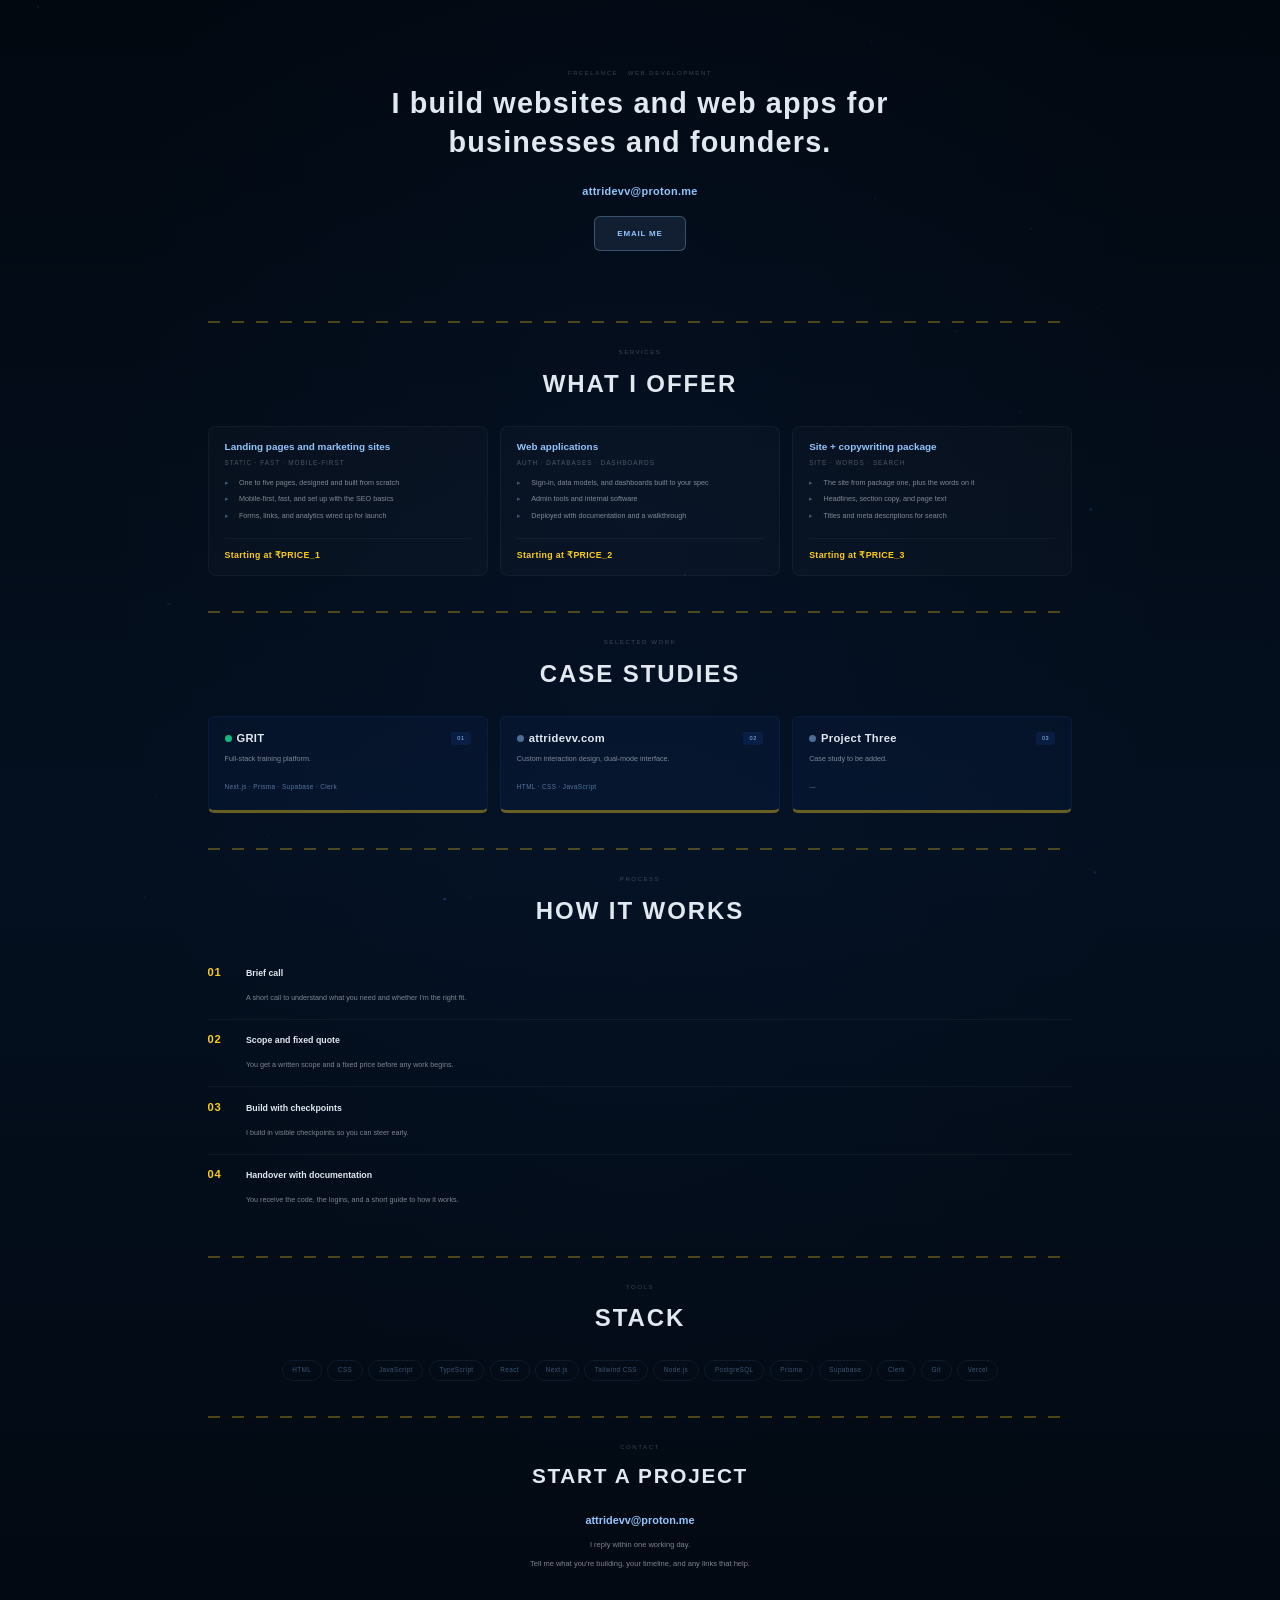
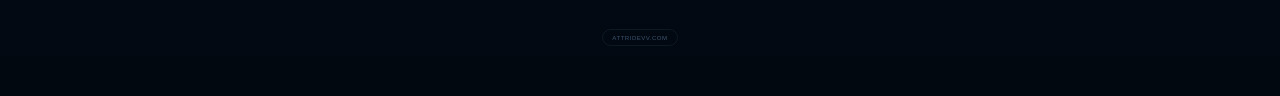
<file: hire/index.html>
<!DOCTYPE html>
<html lang="en">
<head>
<meta charset="UTF-8">
<meta name="viewport" content="width=device-width,initial-scale=1.0">
<title>Freelance Web Development — Dev Attri</title>
<meta name="description" content="Landing pages, web applications, and site + copywriting packages. Fixed quotes, documented handover. Email Dev Attri to start."><!-- // REVIEW -->
<style>
*,*::before,*::after{margin:0;padding:0;box-sizing:border-box}
:root{--white:#e2e8f0;--dim:rgba(226,232,240,.4);--cyan:#06b6d4;--blue:#93c5fd;--deep:rgba(37,99,235,.12);--gold:#facc15;--green:#10b981;--card:rgba(255,255,255,.02);--card-hover:rgba(255,255,255,.035);--line:rgba(255,255,255,.04);--line2:rgba(255,255,255,.05);--pill:rgba(147,197,253,.08)}
body{font-family:'Inter',-apple-system,BlinkMacSystemFont,'Segoe UI',sans-serif;background:radial-gradient(ellipse at 50% 30%,rgba(37,99,235,.04),transparent 60%),linear-gradient(180deg,#020810,#041020,#020810);color:var(--white);min-height:100vh;line-height:1.65;-webkit-font-smoothing:antialiased}
#hire-bg{position:fixed;inset:0;z-index:0;pointer-events:none}
.wrap{position:relative;z-index:1;max-width:900px;margin:0 auto;padding:2.75rem 1.1rem 3rem}

/* kicker + headings — garage scale */
.kicker{font-size:.38rem;letter-spacing:.25em;text-transform:uppercase;opacity:.25;margin-bottom:.4rem}
.hero{text-align:center;padding:1.5rem 0 2.2rem}
.hero h1{font-size:1.45rem;font-weight:900;letter-spacing:.04em;line-height:1.35;max-width:640px;margin:0 auto .9rem}
@media(min-width:700px){.hero h1{font-size:1.8rem}}
.hero .email{display:inline-block;font-size:.68rem;font-weight:800;letter-spacing:.03em;color:var(--blue);text-decoration:none;margin-bottom:1rem;word-break:break-all}
.hero .email:hover{text-decoration:underline}
.cta{display:inline-block;font-size:.5rem;font-weight:700;letter-spacing:.1em;text-transform:uppercase;text-decoration:none;color:var(--blue);background:rgba(147,197,253,.1);border:1px solid rgba(147,197,253,.3);border-radius:6px;padding:.6rem 1.4rem;transition:all .3s}
.cta:hover{background:rgba(147,197,253,.18);border-color:rgba(147,197,253,.5);transform:translateY(-1px)}

/* section rhythm — .bsection */
.sec{opacity:0;transform:translateY(20px);transition:all .7s;margin-bottom:2.2rem}
.sec.visible{opacity:1;transform:translateY(0)}
.sec-head{text-align:center;margin-bottom:1.4rem}
.sec-head h2{font-size:1.3rem;font-weight:900;letter-spacing:.08em}
@media(min-width:700px){.sec-head h2{font-size:1.5rem}}
.stripe{display:flex;height:2px;margin-bottom:1.5rem;background:repeating-linear-gradient(90deg,#facc15 0,#facc15 12px,#111 12px,#111 24px);opacity:.3}

/* cards — bcard + bay */
.grid3{display:grid;gap:.75rem}
@media(min-width:860px){.grid3{grid-template-columns:1fr 1fr 1fr}}
.card{background:var(--card);border:1px solid var(--line);padding:.8rem 1rem;border-radius:8px;transition:all .35s;display:flex;flex-direction:column}
.card:hover{background:var(--card-hover);transform:translateY(-1px)}
.card h3{font-size:.62rem;font-weight:700;margin-bottom:.15rem;color:var(--blue)}
.card .meta{font-size:.4rem;letter-spacing:.15em;text-transform:uppercase;opacity:.3;margin-bottom:.5rem}
.card ul{list-style:none;margin-bottom:.7rem;flex:1}
.card li{font-size:.45rem;line-height:1.65;opacity:.55;padding-left:.9rem;position:relative;margin-bottom:.3rem}
.card li::before{content:'▸';position:absolute;left:0;color:var(--blue);opacity:.7}
.price{font-size:.55rem;font-weight:700;letter-spacing:.04em;color:var(--gold);border-top:1px solid var(--line);padding-top:.55rem}

/* work bays */
.bay{display:block;text-decoration:none;color:inherit;background:rgba(37,99,235,.05);border:1px solid rgba(37,99,235,.12);border-bottom:3px solid rgba(250,204,21,.4);padding:.8rem 1rem;border-radius:6px;transition:all .35s}
.bay:hover{background:rgba(37,99,235,.09);border-color:rgba(37,99,235,.25);border-bottom-color:var(--gold);transform:translateY(-1px)}
.bay-top{display:flex;align-items:center;gap:.3rem;margin-bottom:.35rem;flex-wrap:wrap}
.bay-dot{display:inline-block;width:7px;height:7px;border-radius:50%;background:var(--green);animation:dotBlink 2s infinite}
.bay-dot.dim{background:rgba(147,197,253,.5);animation:none}
.bay h3{font-size:.7rem;font-weight:900;letter-spacing:.03em;color:var(--white)}
.bay .pos{font-size:.35rem;letter-spacing:.08em;background:var(--deep);color:var(--blue);padding:.1rem .4rem;border-radius:3px;margin-left:auto}
.bay p{font-size:.45rem;line-height:1.65;opacity:.55;margin-bottom:.35rem}
.bay .stack{font-size:.4rem;letter-spacing:.06em;color:var(--blue);opacity:.55}
.live-badge{display:inline-flex;align-items:center;gap:.25rem;font-size:.38rem;font-weight:700;letter-spacing:.06em;padding:.12rem .4rem;border-radius:3px;background:rgba(37,99,235,.12);color:var(--blue);border:1px solid rgba(37,99,235,.15)}
@keyframes dotBlink{0%,100%{opacity:1}50%{opacity:.2}}

/* process — crew-board rows */
.steps{list-style:none;counter-reset:step}
.steps li{display:flex;gap:.8rem;align-items:baseline;padding:.65rem 0;border-bottom:1px solid var(--line2)}
.steps li:last-child{border-bottom:none}
.steps .num{font-size:.7rem;font-weight:900;letter-spacing:.06em;color:var(--gold);min-width:1.6rem}
.steps .txt strong{display:block;font-size:.55rem;font-weight:700;color:var(--white);margin-bottom:.1rem}
.steps .txt span{font-size:.45rem;line-height:1.65;opacity:.55}

/* stack pills — blink-pill */
.pills{display:flex;flex-wrap:wrap;gap:.35rem;justify-content:center}
.pill{padding:.25rem .6rem;border-radius:20px;font-size:.4rem;letter-spacing:.06em;color:rgba(147,197,253,.4);border:1px solid var(--pill);transition:all .25s}
.pill:hover{color:var(--blue);border-color:rgba(147,197,253,.25)}

/* contact */
.contact{text-align:center}
.contact h2{font-size:1.3rem;font-weight:900;letter-spacing:.08em;margin-bottom:.8rem}
.contact .email{display:inline-block;font-size:.68rem;font-weight:800;color:var(--blue);text-decoration:none;word-break:break-all;margin-bottom:.6rem}
.contact .email:hover{text-decoration:underline}
.contact p{font-size:.47rem;line-height:1.65;opacity:.55;max-width:460px;margin:0 auto .4rem}

/* footer */
.foot{text-align:center;padding-top:1rem}
.foot a{font-size:.38rem;letter-spacing:.08em;text-decoration:none;color:rgba(147,197,253,.4);border:1px solid var(--pill);padding:.25rem .6rem;border-radius:20px;transition:all .25s}
.foot a:hover{color:var(--blue);border-color:rgba(147,197,253,.25)}
@media(prefers-reduced-motion:reduce){.sec{transition:none;opacity:1;transform:none}.bay-dot{animation:none}}
</style>
<noscript><style>.sec{opacity:1;transform:none}</style></noscript>
</head>
<body>
<canvas id="hire-bg" aria-hidden="true"></canvas>

<div class="wrap">

  <!-- HERO -->
  <header class="hero sec">
    <div class="kicker">Freelance · Web Development</div><!-- // REVIEW -->
    <h1>I build websites and web apps for businesses and founders.</h1><!-- // REVIEW -->
    <a class="email" href="mailto:attridevv@proton.me">attridevv@proton.me</a><!-- // REVIEW — confirm this is the public email -->
    <div><a class="cta" href="mailto:attridevv@proton.me">Email me</a></div>
  </header>

  <div class="stripe" aria-hidden="true"></div>

  <!-- SERVICES -->
  <section class="sec" aria-labelledby="services-title">
    <div class="sec-head">
      <div class="kicker">Services</div>
      <h2 id="services-title">WHAT I OFFER</h2>
    </div>
    <div class="grid3">
      <article class="card">
        <h3>Landing pages and marketing sites</h3>
        <div class="meta">Static · Fast · Mobile-first</div><!-- // REVIEW -->
        <ul>
          <li>One to five pages, designed and built from scratch</li><!-- // REVIEW -->
          <li>Mobile-first, fast, and set up with the SEO basics</li><!-- // REVIEW -->
          <li>Forms, links, and analytics wired up for launch</li><!-- // REVIEW -->
        </ul>
        <div class="price">Starting at ₹PRICE_1</div>
      </article>
      <article class="card">
        <h3>Web applications</h3>
        <div class="meta">Auth · Databases · Dashboards</div>
        <ul>
          <li>Sign-in, data models, and dashboards built to your spec</li><!-- // REVIEW -->
          <li>Admin tools and internal software</li><!-- // REVIEW -->
          <li>Deployed with documentation and a walkthrough</li><!-- // REVIEW -->
        </ul>
        <div class="price">Starting at ₹PRICE_2</div>
      </article>
      <article class="card">
        <h3>Site + copywriting package</h3>
        <div class="meta">Site · Words · Search</div><!-- // REVIEW -->
        <ul>
          <li>The site from package one, plus the words on it</li><!-- // REVIEW -->
          <li>Headlines, section copy, and page text</li><!-- // REVIEW -->
          <li>Titles and meta descriptions for search</li><!-- // REVIEW -->
        </ul>
        <div class="price">Starting at ₹PRICE_3</div>
      </article>
    </div>
  </section>

  <div class="stripe" aria-hidden="true"></div>

  <!-- SELECTED WORK -->
  <section class="sec" aria-labelledby="work-title">
    <div class="sec-head">
      <div class="kicker">Selected Work</div>
      <h2 id="work-title">CASE STUDIES</h2>
    </div>
    <div class="grid3">
      <a class="bay" href="/hire/work/grit/">
        <div class="bay-top">
          <span class="bay-dot" aria-hidden="true"></span>
          <h3>GRIT</h3>
          <span class="pos">01</span>
        </div>
        <p>Full-stack training platform.</p>
        <span class="stack">Next.js · Prisma · Supabase · Clerk</span>
      </a>
      <a class="bay" href="/hire/work/site/">
        <div class="bay-top">
          <span class="bay-dot dim" aria-hidden="true"></span>
          <h3>attridevv.com</h3>
          <span class="pos">02</span>
        </div>
        <p>Custom interaction design, dual-mode interface.</p>
        <span class="stack">HTML · CSS · JavaScript</span>
      </a>
      <!-- PLACEHOLDER_PROJECT: replace title, blurb, slug, and stack before launch -->
      <a class="bay" href="/hire/work/placeholder/">
        <div class="bay-top">
          <span class="bay-dot dim" aria-hidden="true"></span>
          <h3>Project Three</h3><!-- // REVIEW -->
          <span class="pos">03</span>
        </div>
        <p>Case study to be added.</p><!-- // REVIEW -->
        <span class="stack">—</span>
      </a>
    </div>
  </section>

  <div class="stripe" aria-hidden="true"></div>

  <!-- HOW IT WORKS -->
  <section class="sec" aria-labelledby="how-title">
    <div class="sec-head">
      <div class="kicker">Process</div>
      <h2 id="how-title">HOW IT WORKS</h2>
    </div>
    <ol class="steps">
      <li>
        <span class="num" aria-hidden="true">01</span>
        <span class="txt"><strong>Brief call</strong><span>A short call to understand what you need and whether I'm the right fit.</span></span><!-- // REVIEW -->
      </li>
      <li>
        <span class="num" aria-hidden="true">02</span>
        <span class="txt"><strong>Scope and fixed quote</strong><span>You get a written scope and a fixed price before any work begins.</span></span><!-- // REVIEW -->
      </li>
      <li>
        <span class="num" aria-hidden="true">03</span>
        <span class="txt"><strong>Build with checkpoints</strong><span>I build in visible checkpoints so you can steer early.</span></span><!-- // REVIEW -->
      </li>
      <li>
        <span class="num" aria-hidden="true">04</span>
        <span class="txt"><strong>Handover with documentation</strong><span>You receive the code, the logins, and a short guide to how it works.</span></span><!-- // REVIEW -->
      </li>
    </ol>
  </section>

  <div class="stripe" aria-hidden="true"></div>

  <!-- STACK -->
  <section class="sec" aria-labelledby="stack-title">
    <div class="sec-head">
      <div class="kicker">Tools</div>
      <h2 id="stack-title">STACK</h2>
    </div>
    <div class="pills">
      <span class="pill">HTML</span>
      <span class="pill">CSS</span>
      <span class="pill">JavaScript</span>
      <span class="pill">TypeScript</span>
      <span class="pill">React</span>
      <span class="pill">Next.js</span>
      <span class="pill">Tailwind CSS</span>
      <span class="pill">Node.js</span>
      <span class="pill">PostgreSQL</span>
      <span class="pill">Prisma</span>
      <span class="pill">Supabase</span>
      <span class="pill">Clerk</span>
      <span class="pill">Git</span>
      <span class="pill">Vercel</span>
    </div>
  </section>

  <div class="stripe" aria-hidden="true"></div>

  <!-- CONTACT -->
  <section class="sec contact" aria-labelledby="contact-title">
    <div class="kicker">Contact</div>
    <h2 id="contact-title">START A PROJECT</h2><!-- // REVIEW -->
    <a class="email" href="mailto:attridevv@proton.me">attridevv@proton.me</a><!-- // REVIEW -->
    <p>I reply within one working day.</p><!-- // REVIEW -->
    <p>Tell me what you're building, your timeline, and any links that help.</p><!-- // REVIEW -->
  </section>

  <footer class="foot">
    <a href="/">ATTRIDEVV.COM</a>
  </footer>

</div>

<script>
// particles — same pattern as the Moon world
(function(){var c=document.getElementById('hire-bg'),ctx=c.getContext('2d'),w,h;
function R(){w=c.width=window.innerWidth;h=c.height=window.innerHeight}R();window.addEventListener('resize',R);
var p=[];for(var i=0;i<35;i++)p.push({x:Math.random()*w,y:Math.random()*h,vx:(Math.random()-.5)*.2,vy:-.2-Math.random()*.5,r:Math.random()*1.2+.3,o:Math.random()*.2+.08,l:Math.random()*300});
(function D(){if(w!==c.width||h!==c.height)R();ctx.clearRect(0,0,w,h);
p.forEach(function(pp){pp.x+=pp.vx;pp.y+=pp.vy;pp.l--;if(pp.y<-10||pp.l<=0){pp.x=Math.random()*w;pp.y=h+10;pp.l=300+Math.random()*200}ctx.beginPath();ctx.arc(pp.x,pp.y,pp.r,0,Math.PI*2);ctx.fillStyle='rgba(59,130,246,'+(pp.o*(pp.l/300))+')';ctx.fill()});requestAnimationFrame(D)})();})();
// scroll reveal — same .bsection pattern
(function(){var s=document.querySelectorAll('.sec');function ck(){s.forEach(function(sec){var r=sec.getBoundingClientRect();if(r.top<window.innerHeight*.85)sec.classList.add('visible')})}ck();window.addEventListener('scroll',ck,{passive:true})})();
</script>
</body>
</html>
</file>
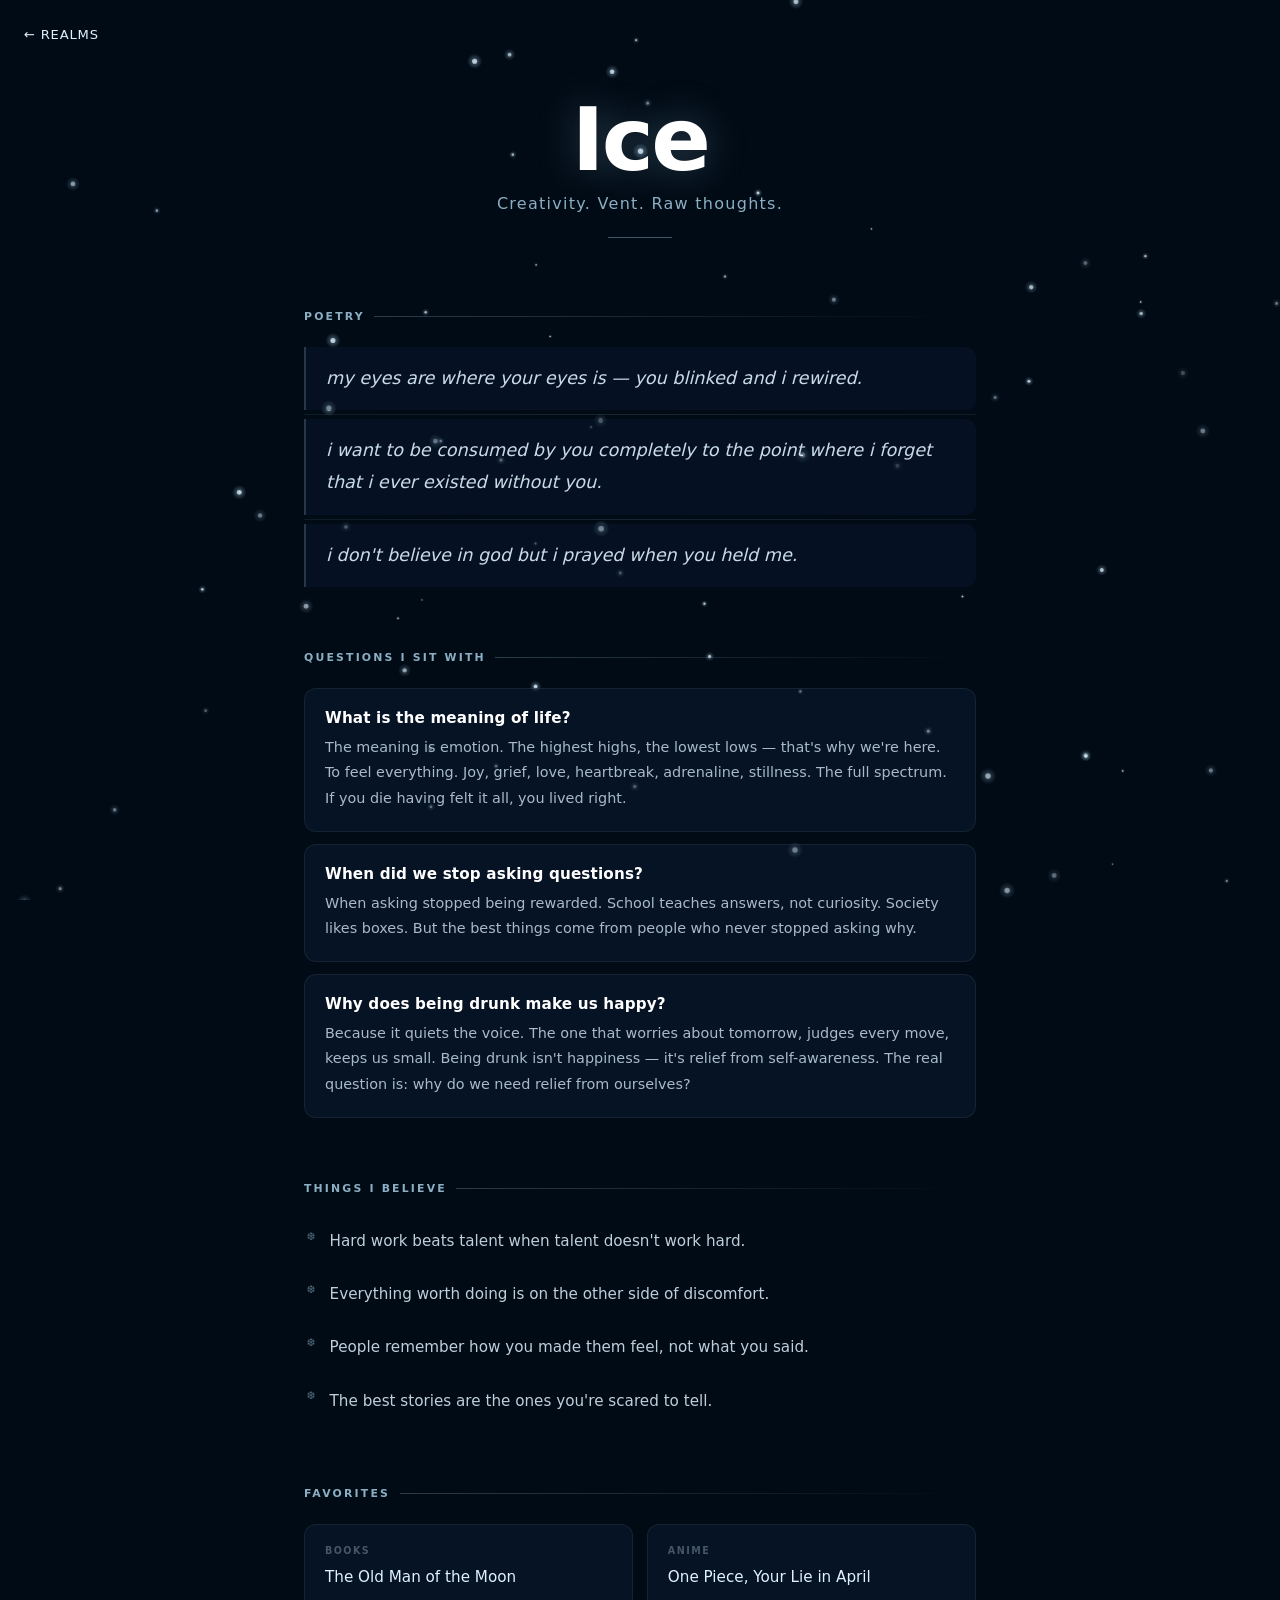
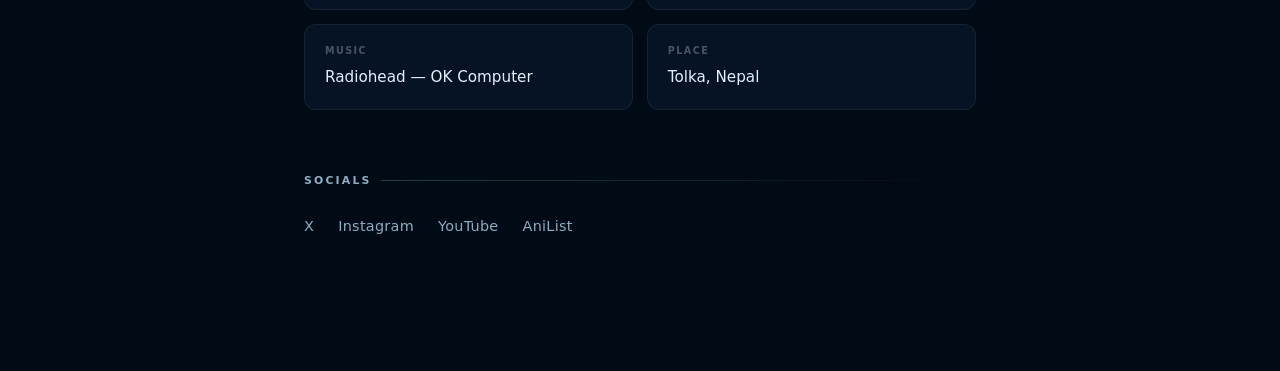
<file: ice/index.html>
<!DOCTYPE html>
<html lang="en">
<head>
<meta charset="UTF-8">
<meta name="viewport" content="width=device-width, initial-scale=1.0">
<title>Ice — Creativity &amp; Raw Thoughts</title>
<style>
  *, *::before, *::after { box-sizing: border-box; margin: 0; padding: 0; }

  :root {
    --bg: #010b16;
    --text: #e0f2fe;
    --accent: #bae6fd;
    --dim: #475569;
    --surface: rgba(15, 30, 55, 0.45);
    --border: rgba(186, 230, 253, 0.08);
  }

  html { scroll-behavior: smooth; }

  body {
    font-family: system-ui, -apple-system, 'Segoe UI', sans-serif;
    background: var(--bg);
    color: var(--text);
    min-height: 100vh;
    display: flex;
    flex-direction: column;
    align-items: center;
    overflow-x: hidden;
  }

  canvas#frost-canvas {
    position: fixed;
    inset: 0;
    z-index: 0;
    pointer-events: none;
  }

  .back-link {
    position: fixed;
    top: 1.5rem;
    left: 1.5rem;
    z-index: 100;
  }

  .back-link a {
    color: var(--text);
    text-decoration: none;
    font-size: 0.82rem;
    font-weight: 500;
    letter-spacing: 0.06em;
    text-transform: uppercase;
    transition: color 0.4s, text-shadow 0.4s;
  }

  .back-link a:hover {
    color: var(--accent);
    text-shadow: 0 0 20px rgba(186, 230, 253, 0.5);
  }

  .container {
    max-width: 720px;
    width: 100%;
    padding: 6rem 1.5rem 4rem;
    position: relative;
    z-index: 1;
  }

  /* ——— HEADER ——— */
  header.hero {
    text-align: center;
    margin-bottom: 4.5rem;
  }

  header.hero h1 {
    font-size: clamp(3.2rem, 8vw, 5.5rem);
    font-weight: 900;
    letter-spacing: -0.03em;
    line-height: 1;
    color: #fff;
    text-shadow: 0 0 40px rgba(186, 230, 253, 0.25), 0 0 80px rgba(186, 230, 253, 0.08);
    animation: titleGlow 5s ease-in-out infinite;
  }

  @keyframes titleGlow {
    0%, 100% { text-shadow: 0 0 30px rgba(186, 230, 253, 0.2), 0 0 60px rgba(186, 230, 253, 0.06); }
    50% { text-shadow: 0 0 50px rgba(186, 230, 253, 0.4), 0 0 100px rgba(186, 230, 253, 0.12); }
  }

  header.hero .subtitle {
    font-size: 1rem;
    color: var(--accent);
    font-weight: 400;
    letter-spacing: 0.08em;
    margin-top: 0.6rem;
    opacity: 0.75;
  }

  header.hero .rule {
    width: 64px;
    height: 1px;
    background: var(--accent);
    margin: 1.5rem auto 0;
    opacity: 0.35;
    box-shadow: 0 0 12px rgba(186, 230, 253, 0.3);
  }

  /* ——— SECTIONS ——— */
  section {
    margin-bottom: 4rem;
  }

  section h2 {
    font-size: 0.68rem;
    font-weight: 700;
    text-transform: uppercase;
    letter-spacing: 0.2em;
    color: var(--accent);
    margin-bottom: 1.5rem;
    opacity: 0.75;
    display: flex;
    align-items: center;
    gap: 0.6rem;
  }

  section h2::after {
    content: '';
    flex: 1;
    height: 1px;
    background: linear-gradient(to right, var(--accent), transparent);
    opacity: 0.3;
  }

  /* ——— POETRY ——— */
  .poetry-item {
    font-style: italic;
    font-size: 1.1rem;
    line-height: 1.8;
    color: var(--text);
    opacity: 0.9;
    padding: 1rem 1.25rem;
    border-left: 2px solid rgba(186, 230, 253, 0.2);
    background: var(--surface);
    border-radius: 0 10px 10px 0;
    transition: border-color 0.4s, background 0.4s, transform 0.3s;
  }

  .poetry-item:hover {
    border-left-color: var(--accent);
    background: rgba(20, 45, 75, 0.55);
    transform: translateX(4px);
  }

  .frosty-divider {
    width: 100%;
    height: 1px;
    background: linear-gradient(to right, var(--border), rgba(186, 230, 253, 0.12), var(--border));
    margin: 0.25rem 0;
  }

  /* ——— Q&A ——— */
  .qa-item {
    padding: 1.25rem;
    margin-bottom: 0.75rem;
    background: var(--surface);
    border: 1px solid var(--border);
    border-radius: 12px;
    transition: border-color 0.4s, box-shadow 0.4s;
  }

  .qa-item:hover {
    border-color: rgba(186, 230, 253, 0.2);
    box-shadow: 0 0 30px rgba(186, 230, 253, 0.04), inset 0 1px 0 rgba(186, 230, 253, 0.05);
  }

  .qa-item .q {
    font-weight: 700;
    font-size: 0.95rem;
    color: #fff;
    margin-bottom: 0.5rem;
    letter-spacing: 0.01em;
  }

  .qa-item .a {
    font-size: 0.9rem;
    line-height: 1.75;
    color: var(--text);
    opacity: 0.75;
  }

  /* ——— BELIEFS ——— */
  .beliefs-list {
    list-style: none;
    display: flex;
    flex-direction: column;
    gap: 0.5rem;
  }

  .beliefs-list li {
    font-size: 0.95rem;
    line-height: 1.6;
    color: var(--text);
    opacity: 0.85;
    padding: 0.65rem 1rem 0.65rem 1.6rem;
    position: relative;
    transition: opacity 0.3s, padding-left 0.3s;
  }

  .beliefs-list li::before {
    content: '❆';
    position: absolute;
    left: 0.15rem;
    top: 0.55rem;
    font-size: 0.65rem;
    color: var(--accent);
    opacity: 0.5;
  }

  .beliefs-list li:hover {
    opacity: 1;
    padding-left: 2rem;
  }

  /* ——— FAVORITES ——— */
  .favorites-grid {
    display: grid;
    grid-template-columns: 1fr 1fr;
    gap: 0.85rem;
  }

  .fav-card {
    background: var(--surface);
    border: 1px solid var(--border);
    border-radius: 12px;
    padding: 1.25rem;
    transition: border-color 0.4s, box-shadow 0.4s, transform 0.3s cubic-bezier(.16, 1, .3, 1);
  }

  .fav-card:hover {
    border-color: rgba(186, 230, 253, 0.25);
    box-shadow: 0 4px 30px rgba(186, 230, 253, 0.06);
    transform: translateY(-2px);
  }

  .fav-card .label {
    font-size: 0.6rem;
    text-transform: uppercase;
    letter-spacing: 0.15em;
    color: var(--dim);
    margin-bottom: 0.6rem;
    font-weight: 600;
  }

  .fav-card .value {
    font-size: 0.95rem;
    line-height: 1.55;
    color: var(--text);
  }

  /* ——— SOCIALS ——— */
  .socials-row {
    display: flex;
    gap: 1.5rem;
    flex-wrap: wrap;
  }

  .socials-row a {
    color: var(--accent);
    text-decoration: none;
    font-size: 0.9rem;
    font-weight: 500;
    letter-spacing: 0.02em;
    padding: 0.45rem 0;
    border-bottom: 1px solid transparent;
    transition: border-color 0.3s, opacity 0.3s, text-shadow 0.3s;
    opacity: 0.75;
  }

  .socials-row a:hover {
    border-bottom-color: var(--accent);
    opacity: 1;
    text-shadow: 0 0 16px rgba(186, 230, 253, 0.35);
  }

  /* ——— RESPONSIVE ——— */
  @media (max-width: 600px) {
    .container { padding: 4.5rem 1rem 3rem; }
    .poetry-item { font-size: 0.95rem; }
    .favorites-grid { grid-template-columns: 1fr; }
    .back-link { top: 1rem; left: 1rem; }
  }
</style>
</head>
<body>

<canvas id="frost-canvas"></canvas>

<div class="back-link">
  <a href="/">&larr; realms</a>
</div>

<div class="container">

  <header class="hero">
    <h1>Ice</h1>
    <p class="subtitle">Creativity. Vent. Raw thoughts.</p>
    <div class="rule"></div>
  </header>

  <section>
    <h2>Poetry</h2>
    <div class="poetry-item">my eyes are where your eyes is — you blinked and i rewired.</div>
    <div class="frosty-divider"></div>
    <div class="poetry-item">i want to be consumed by you completely to the point where i forget that i ever existed without you.</div>
    <div class="frosty-divider"></div>
    <div class="poetry-item">i don't believe in god but i prayed when you held me.</div>
  </section>

  <section>
    <h2>Questions I Sit With</h2>
    <div class="qa-item">
      <p class="q">What is the meaning of life?</p>
      <p class="a">The meaning is emotion. The highest highs, the lowest lows — that's why we're here. To feel everything. Joy, grief, love, heartbreak, adrenaline, stillness. The full spectrum. If you die having felt it all, you lived right.</p>
    </div>
    <div class="qa-item">
      <p class="q">When did we stop asking questions?</p>
      <p class="a">When asking stopped being rewarded. School teaches answers, not curiosity. Society likes boxes. But the best things come from people who never stopped asking why.</p>
    </div>
    <div class="qa-item">
      <p class="q">Why does being drunk make us happy?</p>
      <p class="a">Because it quiets the voice. The one that worries about tomorrow, judges every move, keeps us small. Being drunk isn't happiness — it's relief from self-awareness. The real question is: why do we need relief from ourselves?</p>
    </div>
  </section>

  <section>
    <h2>Things I Believe</h2>
    <ul class="beliefs-list">
      <li>Hard work beats talent when talent doesn't work hard.</li>
      <li>Everything worth doing is on the other side of discomfort.</li>
      <li>People remember how you made them feel, not what you said.</li>
      <li>The best stories are the ones you're scared to tell.</li>
    </ul>
  </section>

  <section>
    <h2>Favorites</h2>
    <div class="favorites-grid">
      <div class="fav-card">
        <div class="label">Books</div>
        <div class="value">The Old Man of the Moon</div>
      </div>
      <div class="fav-card">
        <div class="label">Anime</div>
        <div class="value">One Piece, Your Lie in April</div>
      </div>
      <div class="fav-card">
        <div class="label">Music</div>
        <div class="value">Radiohead — OK Computer</div>
      </div>
      <div class="fav-card">
        <div class="label">Place</div>
        <div class="value">Tolka, Nepal</div>
      </div>
    </div>
  </section>

  <section>
    <h2>Socials</h2>
    <div class="socials-row">
      <a href="https://x.com/" target="_blank" rel="noopener">X</a>
      <a href="https://instagram.com/" target="_blank" rel="noopener">Instagram</a>
      <a href="https://youtube.com/" target="_blank" rel="noopener">YouTube</a>
      <a href="https://anilist.co/" target="_blank" rel="noopener">AniList</a>
    </div>
  </section>

</div>

<script>
(function(){
  var canvas = document.getElementById('frost-canvas');
  var ctx = canvas.getContext('2d');
  var W, H;
  var flakes = [];
  var FLAKE_COUNT = 72;

  function resize() {
    W = canvas.width = window.innerWidth;
    H = canvas.height = window.innerHeight;
  }
  window.addEventListener('resize', resize);
  resize();

  function createFlake() {
    return {
      x: Math.random() * W,
      y: Math.random() * -H,
      r: Math.random() * 2.2 + 0.6,
      speed: Math.random() * 0.5 + 0.2,
      wind: (Math.random() - 0.5) * 0.35,
      alpha: Math.random() * 0.5 + 0.25,
      pulse: Math.random() * Math.PI * 2,
      wobble: Math.random() * 0.6 + 0.2,
      wobbleSpeed: Math.random() * 0.015 + 0.005
    };
  }

  for (var i = 0; i < FLAKE_COUNT; i++) {
    var f = createFlake();
    f.y = Math.random() * H; // scatter across screen
    flakes.push(f);
  }

  function draw(t) {
    ctx.clearRect(0, 0, W, H);

    for (var i = 0; i < flakes.length; i++) {
      var f = flakes[i];
      var wobX = Math.sin(t * f.wobbleSpeed + f.pulse) * f.wobble;
      f.y += f.speed;
      f.x += f.wind + wobX * 0.03;

      if (f.y > H + 10) { f.y = -10; f.x = Math.random() * W; }
      if (f.x < -10) f.x = W + 10;
      if (f.x > W + 10) f.x = -10;

      var alpha = f.alpha + 0.08 * Math.sin(t * 0.002 + f.pulse);
      alpha = Math.max(0.1, Math.min(0.7, alpha));

      // Glow
      var g = ctx.createRadialGradient(f.x, f.y, 0, f.x, f.y, f.r * 3);
      g.addColorStop(0, 'rgba(224, 242, 254, ' + (alpha * 0.9) + ')');
      g.addColorStop(0.4, 'rgba(186, 230, 253, ' + (alpha * 0.35) + ')');
      g.addColorStop(1, 'rgba(186, 230, 253, 0)');
      ctx.beginPath();
      ctx.arc(f.x, f.y, f.r * 3, 0, Math.PI * 2);
      ctx.fillStyle = g;
      ctx.fill();

      // Core
      ctx.beginPath();
      ctx.arc(f.x, f.y, f.r, 0, Math.PI * 2);
      ctx.fillStyle = 'rgba(224, 242, 254, ' + alpha + ')';
      ctx.fill();
    }

    requestAnimationFrame(draw);
  }

  requestAnimationFrame(draw);
})();
</script>

</body>
</html>
</file>
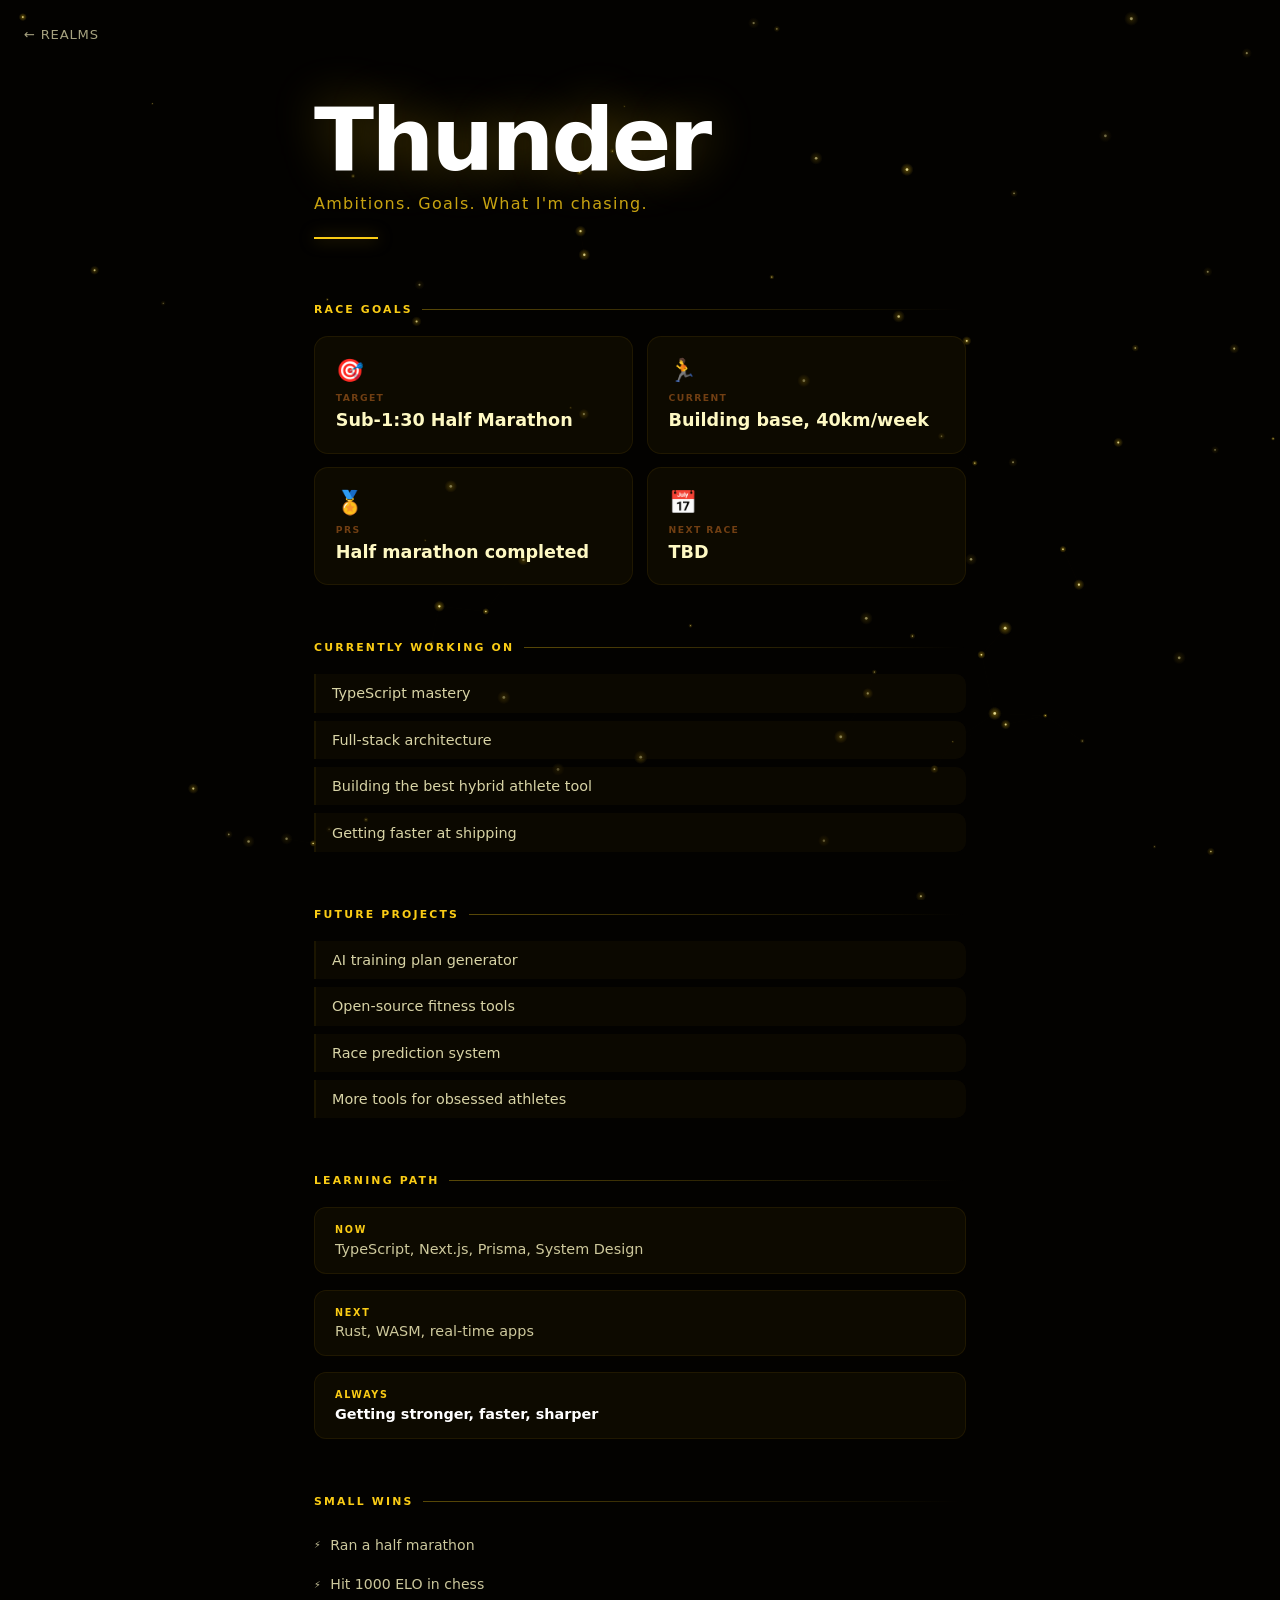
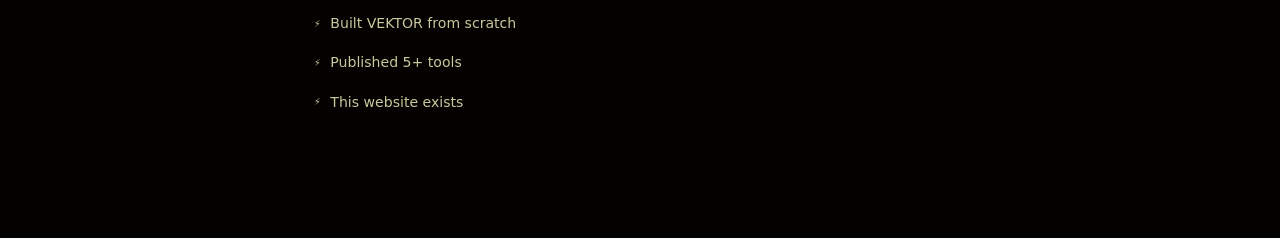
<file: lightning/index.html>
<!DOCTYPE html>
<html lang="en">
<head>
<meta charset="UTF-8">
<meta name="viewport" content="width=device-width, initial-scale=1.0">
<title>Thunder — Ambitions &amp; Goals</title>
<style>
  *, *::before, *::after { box-sizing: border-box; margin: 0; padding: 0; }

  :root {
    --bg: #030200;
    --text: #fef9c3;
    --accent: #facc15;
    --dim: #713f12;
    --surface: rgba(25, 18, 0, 0.5);
    --border: rgba(250, 204, 21, 0.08);
  }

  html { scroll-behavior: smooth; }

  body {
    font-family: system-ui, -apple-system, 'Segoe UI', sans-serif;
    background: var(--bg);
    color: var(--text);
    min-height: 100vh;
    display: flex;
    flex-direction: column;
    align-items: center;
    overflow-x: hidden;
  }

  canvas#spark-canvas {
    position: fixed;
    inset: 0;
    z-index: 0;
    pointer-events: none;
  }

  .back-link {
    position: fixed;
    top: 1.5rem;
    left: 1.5rem;
    z-index: 100;
  }

  .back-link a {
    color: var(--text);
    text-decoration: none;
    font-size: 0.82rem;
    font-weight: 500;
    letter-spacing: 0.06em;
    text-transform: uppercase;
    transition: color 0.4s, text-shadow 0.4s;
    opacity: 0.65;
  }

  .back-link a:hover {
    color: var(--accent);
    text-shadow: 0 0 20px rgba(250, 204, 21, 0.6);
    opacity: 1;
  }

  .container {
    max-width: 700px;
    width: 100%;
    padding: 6rem 1.5rem 4rem;
    position: relative;
    z-index: 1;
  }

  /* ——— HEADER ——— */
  header.hero {
    margin-bottom: 4rem;
  }

  header.hero h1 {
    font-size: clamp(3.2rem, 8vw, 5.5rem);
    font-weight: 900;
    letter-spacing: -0.03em;
    line-height: 1;
    color: #fff;
    text-shadow: 0 0 50px rgba(250, 204, 21, 0.3), 0 0 100px rgba(250, 204, 21, 0.08);
    animation: thunderGlow 3.5s ease-in-out infinite;
  }

  @keyframes thunderGlow {
    0%, 100% { text-shadow: 0 0 35px rgba(250, 204, 21, 0.25), 0 0 70px rgba(250, 204, 21, 0.06); }
    50% { text-shadow: 0 0 60px rgba(250, 204, 21, 0.5), 0 0 120px rgba(250, 204, 21, 0.14); }
  }

  header.hero .subtitle {
    font-size: 1rem;
    color: var(--accent);
    font-weight: 400;
    letter-spacing: 0.08em;
    margin-top: 0.6rem;
    opacity: 0.8;
  }

  header.hero .rule {
    width: 64px;
    height: 2px;
    background: var(--accent);
    margin-top: 1.5rem;
    box-shadow: 0 0 16px rgba(250, 204, 21, 0.5), 0 0 32px rgba(250, 204, 21, 0.15);
    animation: ruleFlicker 2s ease-in-out infinite;
  }

  @keyframes ruleFlicker {
    0%, 100% { opacity: 1; }
    50% { opacity: 0.5; }
  }

  /* ——— SECTIONS ——— */
  section {
    margin-bottom: 3.5rem;
  }

  section h2 {
    font-size: 0.68rem;
    font-weight: 700;
    text-transform: uppercase;
    letter-spacing: 0.2em;
    color: var(--accent);
    margin-bottom: 1.25rem;
    display: flex;
    align-items: center;
    gap: 0.6rem;
  }

  section h2::after {
    content: '';
    flex: 1;
    height: 1px;
    background: linear-gradient(to right, var(--accent), transparent);
    opacity: 0.35;
  }

  /* ——— RACE GOAL CARDS ——— */
  .goals-grid {
    display: grid;
    grid-template-columns: 1fr 1fr;
    gap: 0.85rem;
  }

  .goal-card {
    background: var(--surface);
    border: 1px solid var(--border);
    border-radius: 14px;
    padding: 1.3rem;
    transition: border-color 0.4s, box-shadow 0.4s, transform 0.35s cubic-bezier(.16, 1, .3, 1);
    position: relative;
    overflow: hidden;
  }

  .goal-card::after {
    content: '';
    position: absolute;
    top: 0;
    left: 0;
    right: 0;
    height: 1px;
    background: linear-gradient(to right, var(--accent), transparent);
    opacity: 0;
    transition: opacity 0.4s;
  }

  .goal-card:hover {
    border-color: rgba(250, 204, 21, 0.25);
    box-shadow: 0 0 40px rgba(250, 204, 21, 0.08), inset 0 1px 0 rgba(250, 204, 21, 0.06);
    transform: translateY(-3px);
  }

  .goal-card:hover::after { opacity: 0.6; }

  .goal-card .card-icon {
    font-size: 1.4rem;
    margin-bottom: 0.5rem;
  }

  .goal-card .card-label {
    font-size: 0.58rem;
    text-transform: uppercase;
    letter-spacing: 0.15em;
    color: var(--dim);
    margin-bottom: 0.35rem;
    font-weight: 600;
  }

  .goal-card .card-value {
    font-size: 1.1rem;
    font-weight: 700;
    color: var(--text);
    line-height: 1.3;
  }

  .goal-card .card-sub {
    font-size: 0.75rem;
    color: var(--dim);
    margin-top: 0.25rem;
  }

  /* ——— LIST ——— */
  .styled-list {
    list-style: none;
    display: flex;
    flex-direction: column;
    gap: 0.5rem;
  }

  .styled-list li {
    font-size: 0.9rem;
    padding: 0.7rem 1rem;
    background: var(--surface);
    border-left: 2px solid var(--border);
    border-radius: 0 10px 10px 0;
    transition: border-color 0.4s, background 0.4s, transform 0.3s;
    color: var(--text);
    opacity: 0.85;
  }

  .styled-list li:hover {
    border-left-color: var(--accent);
    background: rgba(40, 28, 0, 0.6);
    transform: translateX(4px);
    opacity: 1;
  }

  /* ——— LEARNING PATH ——— */
  .learning-blocks {
    display: flex;
    flex-direction: column;
    gap: 1rem;
  }

  .lp-block {
    background: var(--surface);
    border: 1px solid var(--border);
    border-radius: 12px;
    padding: 1rem 1.25rem;
    transition: border-color 0.4s, box-shadow 0.4s;
  }

  .lp-block:hover {
    border-color: rgba(250, 204, 21, 0.18);
    box-shadow: 0 0 24px rgba(250, 204, 21, 0.04);
  }

  .lp-block .lp-label {
    font-size: 0.6rem;
    text-transform: uppercase;
    letter-spacing: 0.18em;
    color: var(--accent);
    font-weight: 700;
    margin-bottom: 0.35rem;
  }

  .lp-block .lp-value {
    font-size: 0.9rem;
    color: var(--text);
    opacity: 0.8;
  }

  .lp-block.always .lp-label {
    animation: pulseText 2.5s ease-in-out infinite;
  }

  .lp-block.always .lp-value {
    font-weight: 700;
    color: #fff;
    opacity: 1;
  }

  @keyframes pulseText {
    0%, 100% { opacity: 1; }
    50% { opacity: 0.45; }
  }

  /* ——— SMALL WINS ——— */
  .wins-list {
    list-style: none;
    display: flex;
    flex-direction: column;
    gap: 0.35rem;
  }

  .wins-list li {
    font-size: 0.88rem;
    padding: 0.55rem 0;
    display: flex;
    align-items: center;
    gap: 0.6rem;
    color: var(--text);
    opacity: 0.8;
    transition: opacity 0.3s, padding-left 0.3s;
  }

  .wins-list li::before {
    content: '⚡';
    font-size: 0.6rem;
  }

  .wins-list li:hover {
    opacity: 1;
    padding-left: 0.35rem;
  }

  /* ——— RESPONSIVE ——— */
  @media (max-width: 600px) {
    .container { padding: 4.5rem 1rem 3rem; }
    .goals-grid { grid-template-columns: 1fr; }
    .back-link { top: 1rem; left: 1rem; }
  }
</style>
</head>
<body>

<canvas id="spark-canvas"></canvas>

<div class="back-link">
  <a href="/">&larr; realms</a>
</div>

<div class="container">

  <header class="hero">
    <h1>Thunder</h1>
    <p class="subtitle">Ambitions. Goals. What I'm chasing.</p>
    <div class="rule"></div>
  </header>

  <section>
    <h2>Race Goals</h2>
    <div class="goals-grid">
      <div class="goal-card">
        <div class="card-icon">🎯</div>
        <div class="card-label">Target</div>
        <div class="card-value">Sub-1:30 Half Marathon</div>
      </div>
      <div class="goal-card">
        <div class="card-icon">🏃</div>
        <div class="card-label">Current</div>
        <div class="card-value">Building base, 40km/week</div>
      </div>
      <div class="goal-card">
        <div class="card-icon">🏅</div>
        <div class="card-label">PRs</div>
        <div class="card-value">Half marathon completed</div>
      </div>
      <div class="goal-card">
        <div class="card-icon">📅</div>
        <div class="card-label">Next Race</div>
        <div class="card-value">TBD</div>
      </div>
    </div>
  </section>

  <section>
    <h2>Currently Working On</h2>
    <ul class="styled-list">
      <li>TypeScript mastery</li>
      <li>Full-stack architecture</li>
      <li>Building the best hybrid athlete tool</li>
      <li>Getting faster at shipping</li>
    </ul>
  </section>

  <section>
    <h2>Future Projects</h2>
    <ul class="styled-list">
      <li>AI training plan generator</li>
      <li>Open-source fitness tools</li>
      <li>Race prediction system</li>
      <li>More tools for obsessed athletes</li>
    </ul>
  </section>

  <section>
    <h2>Learning Path</h2>
    <div class="learning-blocks">
      <div class="lp-block">
        <div class="lp-label">Now</div>
        <div class="lp-value">TypeScript, Next.js, Prisma, System Design</div>
      </div>
      <div class="lp-block">
        <div class="lp-label">Next</div>
        <div class="lp-value">Rust, WASM, real-time apps</div>
      </div>
      <div class="lp-block always">
        <div class="lp-label">Always</div>
        <div class="lp-value">Getting stronger, faster, sharper</div>
      </div>
    </div>
  </section>

  <section>
    <h2>Small Wins</h2>
    <ul class="wins-list">
      <li>Ran a half marathon</li>
      <li>Hit 1000 ELO in chess</li>
      <li>Built VEKTOR from scratch</li>
      <li>Published 5+ tools</li>
      <li>This website exists</li>
    </ul>
  </section>

</div>

<script>
(function(){
  var canvas = document.getElementById('spark-canvas');
  var ctx = canvas.getContext('2d');
  var W, H;
  var sparks = [];
  var SPARK_COUNT = 75;

  function resize() {
    W = canvas.width = window.innerWidth;
    H = canvas.height = window.innerHeight;
  }
  window.addEventListener('resize', resize);
  resize();

  for (var i = 0; i < SPARK_COUNT; i++) {
    sparks.push({
      x: Math.random() * W,
      y: Math.random() * H,
      r: Math.random() * 1.2 + 0.3,
      vx: (Math.random() - 0.5) * 0.4,
      vy: (Math.random() - 0.5) * 0.4,
      baseAlpha: Math.random() * 0.5 + 0.15,
      alpha: 0,
      flickerTimer: Math.random() * 200,
      flickerRate: Math.random() * 0.03 + 0.01,
      flickerAmount: Math.random() * 0.4 + 0.3,
      connections: []
    });
  }

  function draw(t) {
    ctx.clearRect(0, 0, W, H);

    for (var i = 0; i < sparks.length; i++) {
      var s = sparks[i];

      // Flicker: alpha randomly spikes
      s.flickerTimer++;
      if (s.flickerTimer > 200 / s.flickerRate) {
        s.alpha = s.baseAlpha + s.flickerAmount * Math.random();
        s.flickerTimer = 0;
      }
      s.alpha += (s.baseAlpha - s.alpha) * 0.06;

      s.x += s.vx;
      s.y += s.vy;
      if (s.x < 0) s.x = W;
      if (s.x > W) s.x = 0;
      if (s.y < 0) s.y = H;
      if (s.y > H) s.y = 0;

      // Glow
      var g = ctx.createRadialGradient(s.x, s.y, 0, s.x, s.y, s.r * 5);
      g.addColorStop(0, 'rgba(250, 204, 21, ' + (s.alpha * 1.2) + ')');
      g.addColorStop(0.3, 'rgba(250, 204, 21, ' + (s.alpha * 0.5) + ')');
      g.addColorStop(1, 'rgba(250, 204, 21, 0)');
      ctx.beginPath();
      ctx.arc(s.x, s.y, s.r * 5, 0, Math.PI * 2);
      ctx.fillStyle = g;
      ctx.fill();

      // Core
      ctx.beginPath();
      ctx.arc(s.x, s.y, s.r, 0, Math.PI * 2);
      ctx.fillStyle = 'rgba(254, 249, 195, ' + Math.min(1, s.alpha + 0.2) + ')';
      ctx.fill();

      // Connections to nearby sparks
      for (var j = i + 1; j < sparks.length; j++) {
        var s2 = sparks[j];
        var dx = s.x - s2.x;
        var dy = s.y - s2.y;
        var dist = Math.sqrt(dx * dx + dy * dy);
        if (dist < 120) {
          var connAlpha = 0.04 * (1 - dist / 120) * ((s.alpha + s2.alpha) / 2 / 0.5);
          ctx.beginPath();
          ctx.moveTo(s.x, s.y);
          ctx.lineTo(s2.x, s2.y);
          ctx.strokeStyle = 'rgba(250, 204, 21, ' + connAlpha + ')';
          ctx.lineWidth = 0.5;
          ctx.stroke();
        }
      }
    }

    requestAnimationFrame(draw);
  }

  requestAnimationFrame(draw);
})();
</script>

</body>
</html>
</file>
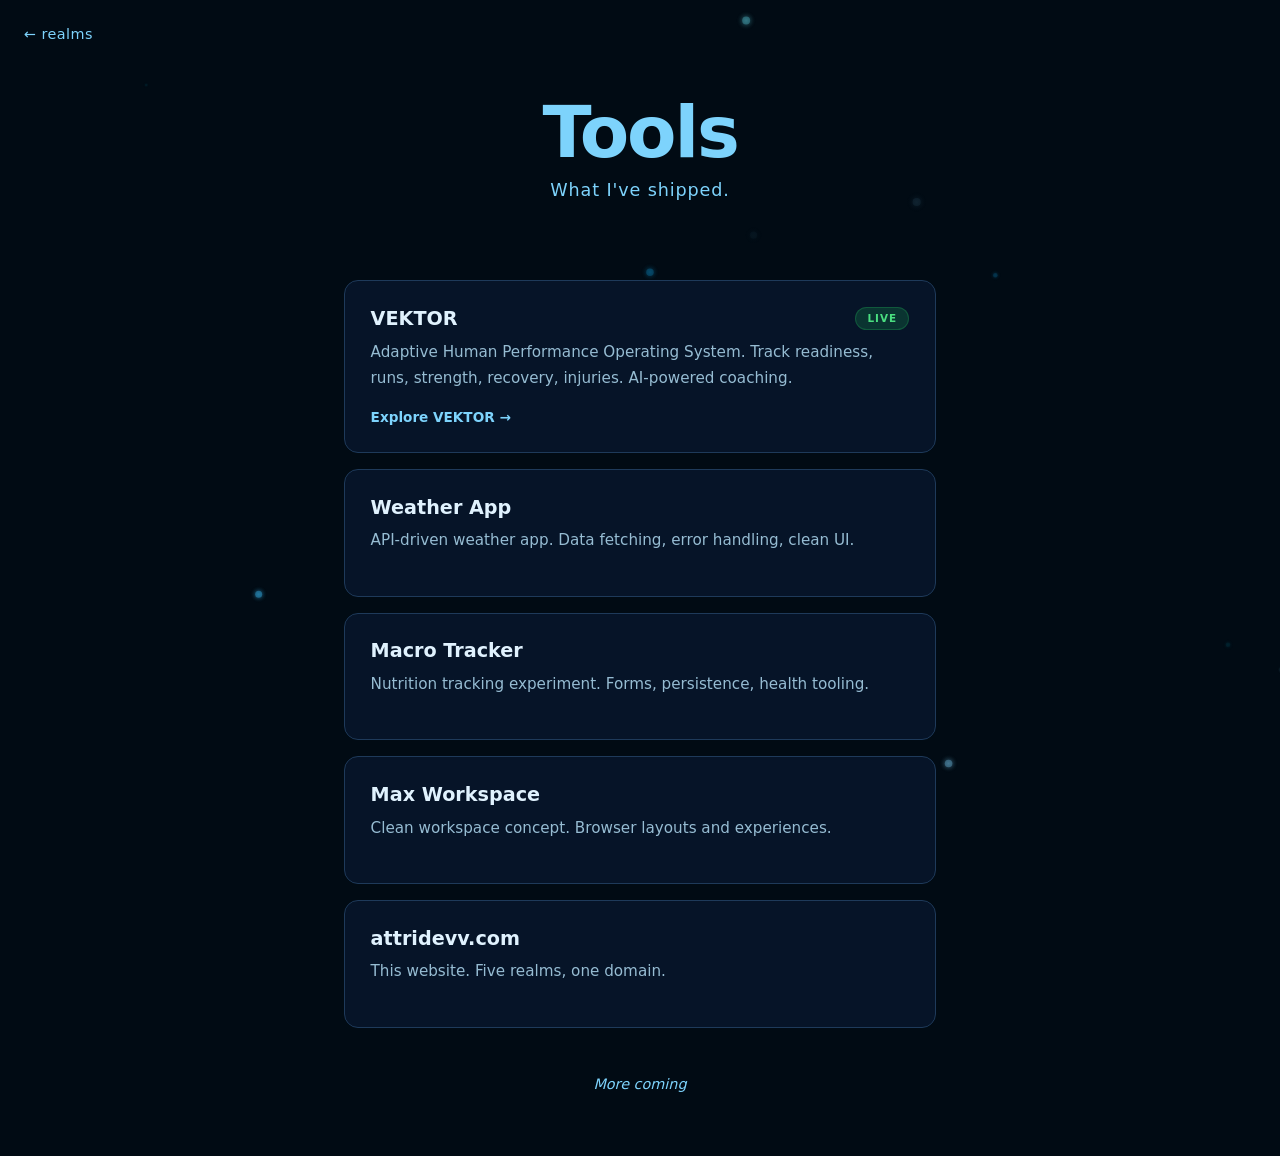
<file: water/index.html>
<!DOCTYPE html>
<html lang="en">
<head>
<meta charset="UTF-8">
<meta name="viewport" content="width=device-width, initial-scale=1.0">
<title>Water — Tools</title>
<style>
  *, *::before, *::after { box-sizing: border-box; margin: 0; padding: 0; }

  body {
    font-family: system-ui, -apple-system, 'Segoe UI', sans-serif;
    background: #010b14;
    color: #e0f2fe;
    min-height: 100vh;
    overflow-x: hidden;
  }

  canvas {
    position: fixed;
    top: 0;
    left: 0;
    width: 100%;
    height: 100%;
    pointer-events: none;
    z-index: 0;
  }

  .back-link {
    position: fixed;
    top: 1.5rem;
    left: 1.5rem;
    z-index: 100;
  }

  .back-link a {
    color: #7dd3fc;
    text-decoration: none;
    font-size: 0.9rem;
    font-weight: 500;
    letter-spacing: 0.03em;
    transition: color 0.3s, text-shadow 0.3s;
  }

  .back-link a:hover {
    color: #e0f2fe;
    text-shadow: 0 0 16px rgba(125,211,252,0.5);
  }

  .container {
    max-width: 640px;
    width: 100%;
    margin: 0 auto;
    padding: 6rem 1.5rem 4rem;
    position: relative;
    z-index: 1;
  }

  header {
    text-align: center;
    margin-bottom: 5rem;
  }

  h1 {
    font-size: clamp(3rem, 8vw, 4.5rem);
    font-weight: 800;
    letter-spacing: -0.03em;
    color: #7dd3fc;
    line-height: 1;
    margin-bottom: 0.75rem;
    opacity: 0;
    animation: titleShimmer 4s ease-in-out infinite, fadeUp 1s ease-out 0.1s forwards;
  }

  .subtitle {
    font-size: 1.1rem;
    color: #7dd3fc;
    font-weight: 400;
    letter-spacing: 0.05em;
    opacity: 0;
    animation: fadeUp 1s ease-out 0.3s forwards;
  }

  .cards {
    display: flex;
    flex-direction: column;
    gap: 1rem;
    margin-bottom: 3rem;
  }

  .card {
    background: #061428;
    border: 1px solid #1e3a5a;
    border-radius: 14px;
    padding: 1.6rem;
    transition: transform 0.35s, border-color 0.35s, box-shadow 0.35s;
    opacity: 0;
  }

  .card:nth-child(1) { animation: fadeUp 1s ease-out 0.5s forwards; }
  .card:nth-child(2) { animation: fadeUp 1s ease-out 0.65s forwards; }
  .card:nth-child(3) { animation: fadeUp 1s ease-out 0.8s forwards; }
  .card:nth-child(4) { animation: fadeUp 1s ease-out 0.95s forwards; }
  .card:nth-child(5) { animation: fadeUp 1s ease-out 1.1s forwards; }

  .card:hover {
    transform: translateY(-3px) scale(1.01);
    border-color: rgba(125,211,252,0.5);
    box-shadow: 0 0 32px rgba(125,211,252,0.1), 0 4px 20px rgba(0,0,0,0.3);
  }

  .card-header {
    display: flex;
    align-items: center;
    justify-content: space-between;
    margin-bottom: 0.6rem;
    flex-wrap: wrap;
    gap: 0.5rem;
  }

  .card h3 {
    font-size: 1.2rem;
    font-weight: 700;
    color: #e0f2fe;
  }

  .card .badge {
    display: inline-block;
    background: rgba(34,197,94,0.18);
    color: #4ade80;
    font-size: 0.65rem;
    font-weight: 700;
    text-transform: uppercase;
    letter-spacing: 0.1em;
    padding: 0.3rem 0.7rem;
    border-radius: 999px;
    border: 1px solid rgba(34,197,94,0.25);
  }

  .card p {
    font-size: 0.95rem;
    line-height: 1.7;
    color: #bae6fd;
    opacity: 0.8;
    margin-bottom: 1rem;
  }

  .card a {
    display: inline-block;
    color: #7dd3fc;
    text-decoration: none;
    font-size: 0.85rem;
    font-weight: 600;
    transition: color 0.3s, text-shadow 0.3s;
  }

  .card a:hover {
    color: #e0f2fe;
    text-shadow: 0 0 12px rgba(125,211,252,0.4);
  }

  .card a::after { content: " →"; }

  .coming-soon {
    text-align: center;
    color: #7dd3fc;
    opacity: 0;
    font-size: 0.9rem;
    font-style: italic;
    animation: fadeUp 1s ease-out 1.25s forwards;
  }

  @keyframes fadeUp {
    from { opacity: 0; transform: translateY(24px); }
    to { opacity: 1; transform: translateY(0); }
  }

  @keyframes titleShimmer {
    0%, 100% { text-shadow: 0 0 20px rgba(125,211,252,0.3), 0 0 40px rgba(125,211,252,0.1); }
    50% { text-shadow: 0 0 35px rgba(125,211,252,0.5), 0 0 70px rgba(125,211,252,0.2); }
  }

  @media (max-width: 600px) {
    .container { padding: 5rem 1.25rem 3rem; }
    header { margin-bottom: 3.5rem; }
    .card { padding: 1.3rem; }
    .card h3 { font-size: 1.05rem; }
    .card p { font-size: 0.875rem; }
  }
</style>
</head>
<body>

<canvas id="droplets"></canvas>

<div class="back-link">
  <a href="/">← realms</a>
</div>

<div class="container">
  <header>
    <h1>Tools</h1>
    <p class="subtitle">What I've shipped.</p>
  </header>

  <div class="cards">
    <div class="card">
      <div class="card-header">
        <h3>VEKTOR</h3>
        <span class="badge">LIVE</span>
      </div>
      <p>Adaptive Human Performance Operating System. Track readiness, runs, strength, recovery, injuries. AI-powered coaching.</p>
      <a href="/grit">Explore VEKTOR</a>
    </div>

    <div class="card">
      <div class="card-header">
        <h3>Weather App</h3>
      </div>
      <p>API-driven weather app. Data fetching, error handling, clean UI.</p>
    </div>

    <div class="card">
      <div class="card-header">
        <h3>Macro Tracker</h3>
      </div>
      <p>Nutrition tracking experiment. Forms, persistence, health tooling.</p>
    </div>

    <div class="card">
      <div class="card-header">
        <h3>Max Workspace</h3>
      </div>
      <p>Clean workspace concept. Browser layouts and experiences.</p>
    </div>

    <div class="card">
      <div class="card-header">
        <h3>attridevv.com</h3>
      </div>
      <p>This website. Five realms, one domain.</p>
    </div>
  </div>

  <p class="coming-soon">More coming</p>
</div>

<script>
(function() {
  var c = document.getElementById('droplets');
  var ctx = c.getContext('2d');
  var particles = [];
  var numParticles = 85;
  var w, h;

  function resize() {
    w = c.width = window.innerWidth;
    h = c.height = window.innerHeight;
  }
  resize();
  window.addEventListener('resize', resize);

  var colors = ['#38bdf8', '#7dd3fc', '#0ea5e9', '#22d3ee', '#06b6d4', '#67e8f9'];

  function Particle() {
    this.reset();
  }

  Particle.prototype.reset = function() {
    this.x = Math.random() * w;
    this.y = -(Math.random() * 60 + 10);
    this.size = Math.random() * 3 + 1.2;
    this.speedY = Math.random() * 0.7 + 0.25;
    this.speedX = (Math.random() - 0.5) * 0.3;
    this.opacity = 0;
    this.targetOpacity = Math.random() * 0.5 + 0.15;
    this.fadeSpeed = Math.random() * 0.006 + 0.002;
    this.color = colors[Math.floor(Math.random() * colors.length)];
    this.life = 0;
    this.maxLife = Math.floor(Math.random() * 300 + 250);
    this.wobbleAmp = (Math.random() - 0.5) * 0.08;
    this.wobbleFreq = Math.random() * 0.03 + 0.01;
  };

  Particle.prototype.update = function() {
    this.life++;
    this.x += this.speedX + Math.sin(this.life * this.wobbleFreq) * this.wobbleAmp;
    this.y += this.speedY;

    if (this.life < 50) {
      this.opacity = Math.min(this.opacity + this.fadeSpeed * 1.2, this.targetOpacity);
    } else if (this.life > this.maxLife - 80) {
      this.opacity = Math.max(this.opacity - this.fadeSpeed * 1.2, 0);
    }

    if (this.y > h + 20 || this.x < -20 || this.x > w + 20 || this.life > this.maxLife) {
      this.reset();
    }
  };

  Particle.prototype.draw = function() {
    if (this.opacity <= 0) return;
    ctx.save();
    ctx.globalAlpha = this.opacity;
    ctx.beginPath();
    ctx.arc(this.x, this.y, this.size, 0, Math.PI * 2);
    ctx.fillStyle = this.color;
    ctx.fill();

    var grd = ctx.createRadialGradient(this.x, this.y, 0, this.x, this.y, this.size * 2.5);
    grd.addColorStop(0, this.color);
    grd.addColorStop(0.5, this.color + '66');
    grd.addColorStop(1, 'transparent');
    ctx.fillStyle = grd;
    ctx.beginPath();
    ctx.arc(this.x, this.y, this.size * 2.5, 0, Math.PI * 2);
    ctx.fill();

    ctx.restore();
  };

  for (var i = 0; i < numParticles; i++) {
    var p = new Particle();
    p.y = Math.random() * h;
    p.life = Math.floor(Math.random() * p.maxLife);
    particles.push(p);
  }

  function animate() {
    ctx.clearRect(0, 0, w, h);
    for (var i = 0; i < particles.length; i++) {
      particles[i].update();
      particles[i].draw();
    }
    requestAnimationFrame(animate);
  }

  animate();
})();
</script>

</body>
</html>
</file>
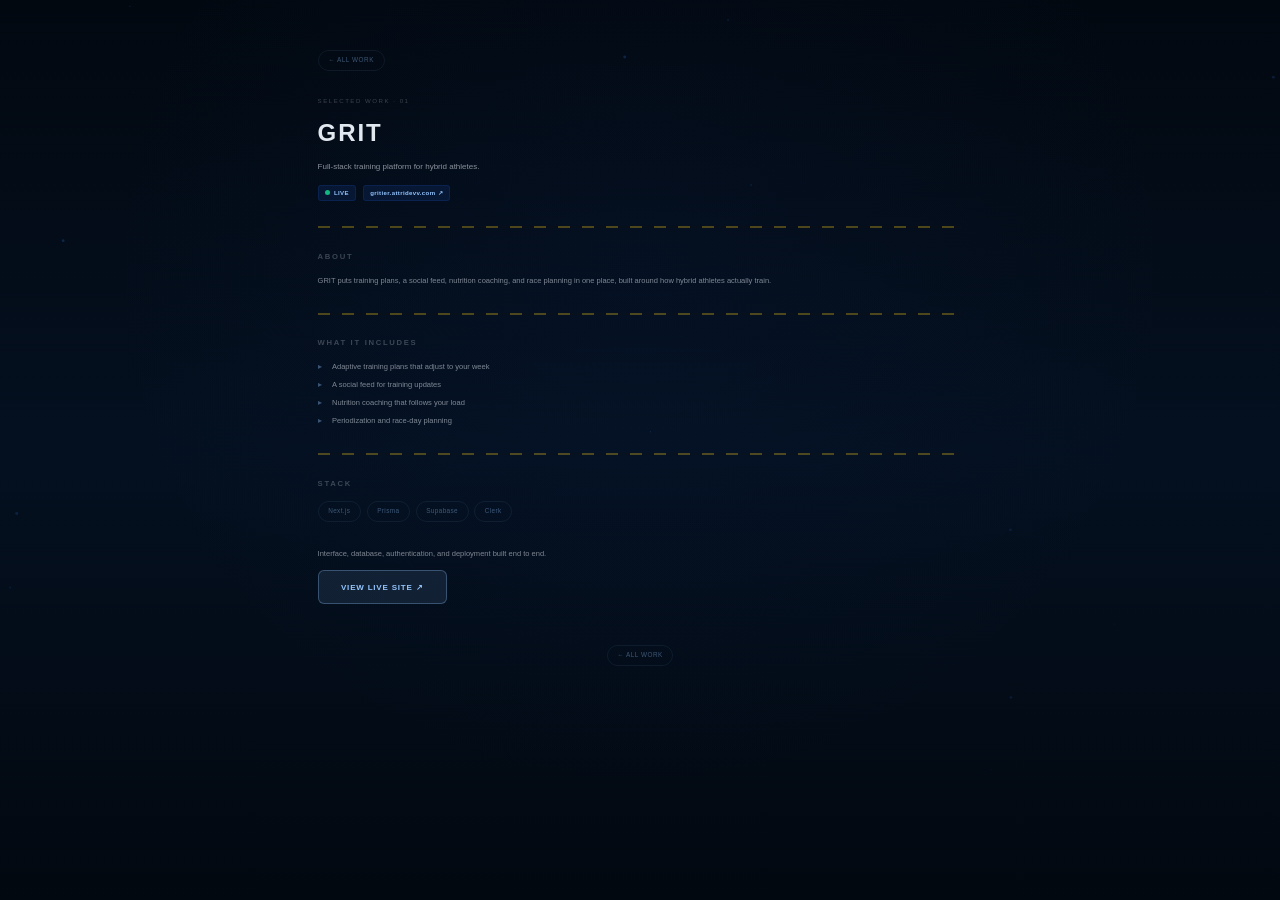
<file: hire/work/grit/index.html>
<!DOCTYPE html>
<html lang="en">
<head>
<meta charset="UTF-8">
<meta name="viewport" content="width=device-width,initial-scale=1.0">
<title>GRIT — Case Study — Dev Attri</title>
<meta name="description" content="GRIT case study — a full-stack training platform built with Next.js, Prisma, Supabase, and Clerk.">
<style>
*,*::before,*::after{margin:0;padding:0;box-sizing:border-box}
:root{--white:#e2e8f0;--dim:rgba(226,232,240,.4);--cyan:#06b6d4;--blue:#93c5fd;--deep:rgba(37,99,235,.12);--gold:#facc15;--green:#10b981;--card:rgba(255,255,255,.02);--line:rgba(255,255,255,.04);--line2:rgba(255,255,255,.05);--pill:rgba(147,197,253,.08)}
body{font-family:'Inter',-apple-system,BlinkMacSystemFont,'Segoe UI',sans-serif;background:radial-gradient(ellipse at 50% 30%,rgba(37,99,235,.04),transparent 60%),linear-gradient(180deg,#020810,#041020,#020810);color:var(--white);min-height:100vh;line-height:1.65;-webkit-font-smoothing:antialiased}
#hire-bg{position:fixed;inset:0;z-index:0;pointer-events:none}
.wrap{position:relative;z-index:1;max-width:680px;margin:0 auto;padding:2.75rem 1.1rem 3rem}
.kicker{font-size:.38rem;letter-spacing:.25em;text-transform:uppercase;opacity:.25;margin-bottom:.4rem}
.back{display:inline-block;font-size:.4rem;letter-spacing:.08em;text-decoration:none;color:rgba(147,197,253,.4);border:1px solid var(--pill);padding:.25rem .6rem;border-radius:20px;margin-bottom:1.6rem;transition:all .25s}
.back:hover{color:var(--blue);border-color:rgba(147,197,253,.25)}
header{margin-bottom:1.6rem}
h1{font-size:1.5rem;font-weight:900;letter-spacing:.08em;margin-bottom:.5rem}
.lede{font-size:.5rem;line-height:1.7;opacity:.6;margin-bottom:.7rem}
.badges{display:flex;flex-wrap:wrap;gap:.4rem;align-items:center}
.live-badge{display:inline-flex;align-items:center;gap:.25rem;font-size:.38rem;font-weight:700;letter-spacing:.06em;padding:.12rem .4rem;border-radius:3px;background:rgba(37,99,235,.12);color:var(--blue);border:1px solid rgba(37,99,235,.15);text-decoration:none;transition:all .25s}
.live-badge:hover{border-color:rgba(147,197,253,.4)}
.live-dot{width:5px;height:5px;border-radius:50%;background:var(--green);animation:dotBlink 2s infinite}
@keyframes dotBlink{0%,100%{opacity:1}50%{opacity:.2}}
.stripe{display:flex;height:2px;margin:1.6rem 0 1.4rem;background:repeating-linear-gradient(90deg,#facc15 0,#facc15 12px,#111 12px,#111 24px);opacity:.3}
h2{font-size:.48rem;letter-spacing:.22em;text-transform:uppercase;opacity:.25;font-weight:700;margin-bottom:.7rem}
p{font-size:.47rem;line-height:1.7;opacity:.55;margin-bottom:.6rem}
ul.facts{list-style:none;margin-bottom:.4rem}
ul.facts li{font-size:.47rem;line-height:1.65;opacity:.55;padding-left:.9rem;position:relative;margin-bottom:.35rem}
ul.facts li::before{content:'▸';position:absolute;left:0;color:var(--blue);opacity:.7}
.pills{display:flex;flex-wrap:wrap;gap:.35rem;margin-bottom:1.6rem}
.pill{padding:.25rem .6rem;border-radius:20px;font-size:.4rem;letter-spacing:.06em;color:rgba(147,197,253,.4);border:1px solid var(--pill);transition:all .25s}
.pill:hover{color:var(--blue);border-color:rgba(147,197,253,.25)}
.cta{display:inline-block;font-size:.5rem;font-weight:700;letter-spacing:.1em;text-transform:uppercase;text-decoration:none;color:var(--blue);background:rgba(147,197,253,.1);border:1px solid rgba(147,197,253,.3);border-radius:6px;padding:.6rem 1.4rem;transition:all .3s;margin-bottom:1.6rem}
.cta:hover{background:rgba(147,197,253,.18);border-color:rgba(147,197,253,.5);transform:translateY(-1px)}
.foot{text-align:center;padding-top:.6rem}
@media(prefers-reduced-motion:reduce){.live-dot{animation:none}}
</style>
</head>
<body>
<canvas id="hire-bg" aria-hidden="true"></canvas>

<div class="wrap">
  <a class="back" href="/hire/">← ALL WORK</a>

  <header>
    <div class="kicker">Selected Work · 01</div><!-- // REVIEW -->
    <h1>GRIT</h1>
    <p class="lede">Full-stack training platform for hybrid athletes.</p>
    <div class="badges">
      <span class="live-badge"><span class="live-dot" aria-hidden="true"></span>LIVE</span>
      <a class="live-badge" href="https://gritier.attridevv.com" target="_blank" rel="noopener">gritier.attridevv.com ↗</a>
    </div>
  </header>

  <div class="stripe" aria-hidden="true"></div>

  <section aria-labelledby="about-title">
    <h2 id="about-title">About</h2>
    <p>GRIT puts training plans, a social feed, nutrition coaching, and race planning in one place, built around how hybrid athletes actually train.</p><!-- // REVIEW -->
  </section>

  <section aria-labelledby="includes-title">
    <div class="stripe" aria-hidden="true"></div>
    <h2 id="includes-title">What it includes</h2>
    <ul class="facts">
      <li>Adaptive training plans that adjust to your week</li><!-- // REVIEW -->
      <li>A social feed for training updates</li><!-- // REVIEW -->
      <li>Nutrition coaching that follows your load</li><!-- // REVIEW -->
      <li>Periodization and race-day planning</li><!-- // REVIEW -->
    </ul>
  </section>

  <section aria-labelledby="stack-title">
    <div class="stripe" aria-hidden="true"></div>
    <h2 id="stack-title">Stack</h2>
    <div class="pills">
      <span class="pill">Next.js</span>
      <span class="pill">Prisma</span>
      <span class="pill">Supabase</span>
      <span class="pill">Clerk</span>
    </div>
    <p>Interface, database, authentication, and deployment built end to end.</p><!-- // REVIEW -->
    <a class="cta" href="https://gritier.attridevv.com" target="_blank" rel="noopener">View live site ↗</a>
  </section>

  <footer class="foot">
    <a class="back" href="/hire/">← ALL WORK</a>
  </footer>
</div>

<script>
(function(){var c=document.getElementById('hire-bg'),ctx=c.getContext('2d'),w,h;
function R(){w=c.width=window.innerWidth;h=c.height=window.innerHeight}R();window.addEventListener('resize',R);
var p=[];for(var i=0;i<35;i++)p.push({x:Math.random()*w,y:Math.random()*h,vx:(Math.random()-.5)*.2,vy:-.2-Math.random()*.5,r:Math.random()*1.2+.3,o:Math.random()*.2+.08,l:Math.random()*300});
(function D(){if(w!==c.width||h!==c.height)R();ctx.clearRect(0,0,w,h);
p.forEach(function(pp){pp.x+=pp.vx;pp.y+=pp.vy;pp.l--;if(pp.y<-10||pp.l<=0){pp.x=Math.random()*w;pp.y=h+10;pp.l=300+Math.random()*200}ctx.beginPath();ctx.arc(pp.x,pp.y,pp.r,0,Math.PI*2);ctx.fillStyle='rgba(59,130,246,'+(pp.o*(pp.l/300))+')';ctx.fill()});requestAnimationFrame(D)})();})();
</script>
</body>
</html>
</file>
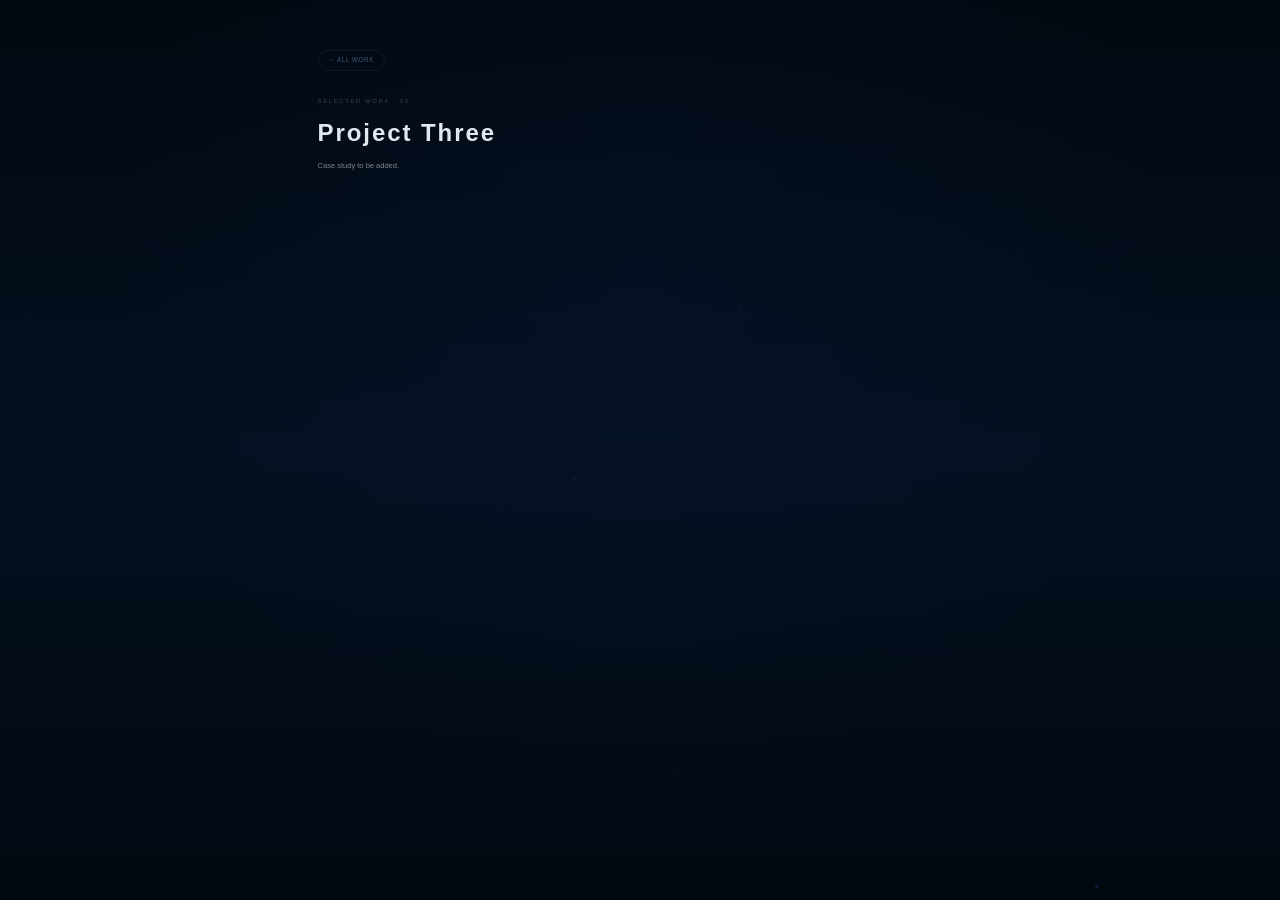
<file: hire/work/placeholder/index.html>
<!DOCTYPE html>
<html lang="en">
<head>
<meta charset="UTF-8">
<meta name="viewport" content="width=device-width,initial-scale=1.0">
<title>Case Study — Dev Attri</title>
<meta name="description" content="Case study page.">
<style>
*,*::before,*::after{margin:0;padding:0;box-sizing:border-box}
:root{--white:#e2e8f0;--blue:#93c5fd;--pill:rgba(147,197,253,.08)}
body{font-family:'Inter',-apple-system,BlinkMacSystemFont,'Segoe UI',sans-serif;background:radial-gradient(ellipse at 50% 30%,rgba(37,99,235,.04),transparent 60%),linear-gradient(180deg,#020810,#041020,#020810);color:var(--white);min-height:100vh;line-height:1.65;-webkit-font-smoothing:antialiased}
#hire-bg{position:fixed;inset:0;z-index:0;pointer-events:none}
.wrap{position:relative;z-index:1;max-width:680px;margin:0 auto;padding:2.75rem 1.1rem 3rem}
.kicker{font-size:.38rem;letter-spacing:.25em;text-transform:uppercase;opacity:.25;margin-bottom:.4rem}
.back{display:inline-block;font-size:.4rem;letter-spacing:.08em;text-decoration:none;color:rgba(147,197,253,.4);border:1px solid var(--pill);padding:.25rem .6rem;border-radius:20px;margin-bottom:1.6rem;transition:all .25s}
.back:hover{color:var(--blue);border-color:rgba(147,197,253,.25)}
h1{font-size:1.5rem;font-weight:900;letter-spacing:.08em;margin-bottom:.5rem}
p{font-size:.47rem;line-height:1.7;opacity:.55;margin-bottom:.6rem}
</style>
</head>
<body>
<canvas id="hire-bg" aria-hidden="true"></canvas>

<div class="wrap">
  <a class="back" href="/hire/">← ALL WORK</a>
  <!-- PLACEHOLDER_PROJECT: replace title, kicker number, and copy -->
  <header>
    <div class="kicker">Selected Work · 03</div><!-- // REVIEW -->
    <h1>Project Three</h1><!-- // REVIEW -->
  </header>
  <p>Case study to be added.</p><!-- // REVIEW -->
</div>

<script>
(function(){var c=document.getElementById('hire-bg'),ctx=c.getContext('2d'),w,h;
function R(){w=c.width=window.innerWidth;h=c.height=window.innerHeight}R();window.addEventListener('resize',R);
var p=[];for(var i=0;i<35;i++)p.push({x:Math.random()*w,y:Math.random()*h,vx:(Math.random()-.5)*.2,vy:-.2-Math.random()*.5,r:Math.random()*1.2+.3,o:Math.random()*.2+.08,l:Math.random()*300});
(function D(){if(w!==c.width||h!==c.height)R();ctx.clearRect(0,0,w,h);
p.forEach(function(pp){pp.x+=pp.vx;pp.y+=pp.vy;pp.l--;if(pp.y<-10||pp.l<=0){pp.x=Math.random()*w;pp.y=h+10;pp.l=300+Math.random()*200}ctx.beginPath();ctx.arc(pp.x,pp.y,pp.r,0,Math.PI*2);ctx.fillStyle='rgba(59,130,246,'+(pp.o*(pp.l/300))+')';ctx.fill()});requestAnimationFrame(D)})();})();
</script>
</body>
</html>
</file>
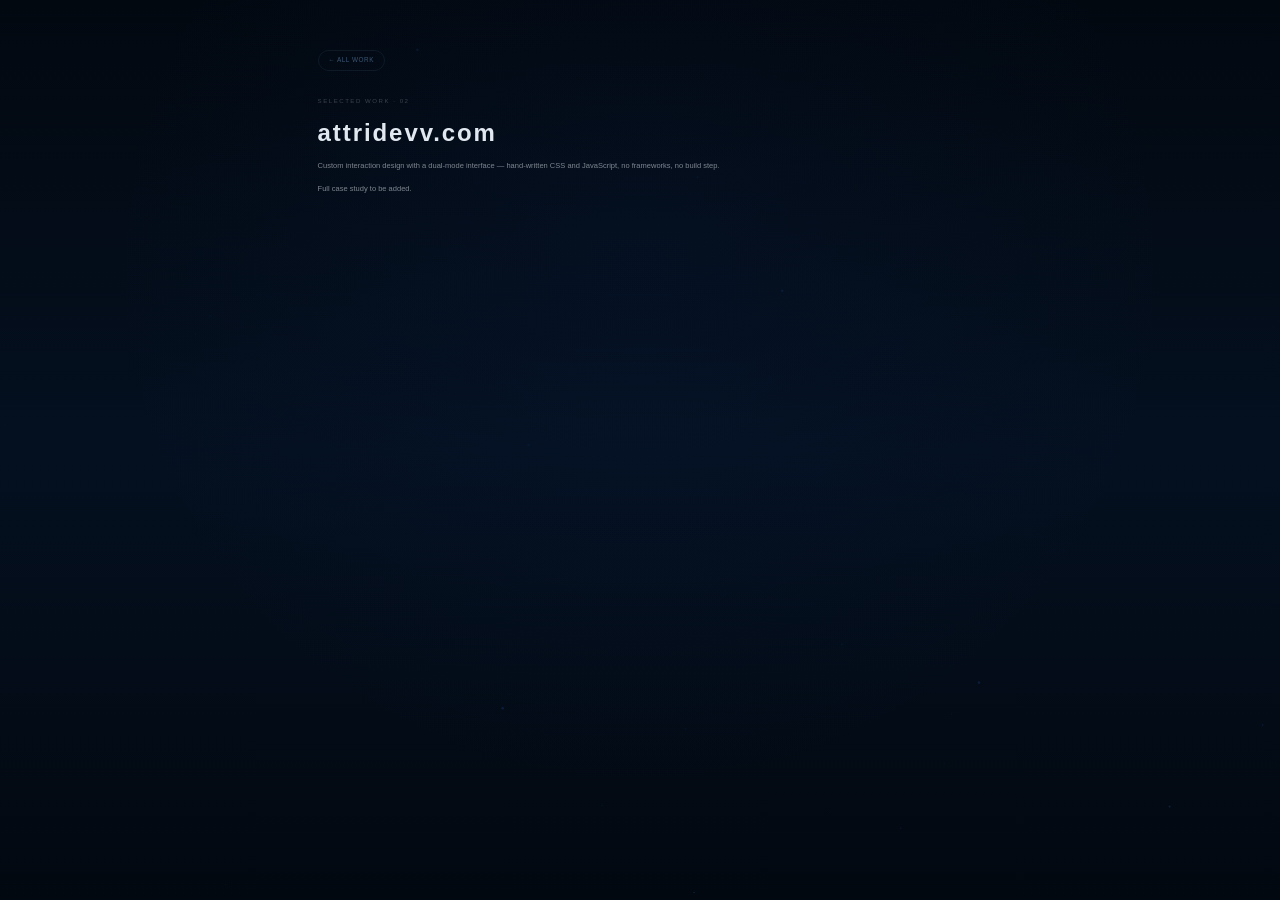
<file: hire/work/site/index.html>
<!DOCTYPE html>
<html lang="en">
<head>
<meta charset="UTF-8">
<meta name="viewport" content="width=device-width,initial-scale=1.0">
<title>attridevv.com — Case Study — Dev Attri</title>
<meta name="description" content="Case study — attridevv.com, a custom dual-mode personal site."><!-- // REVIEW -->
<style>
*,*::before,*::after{margin:0;padding:0;box-sizing:border-box}
:root{--white:#e2e8f0;--blue:#93c5fd;--pill:rgba(147,197,253,.08)}
body{font-family:'Inter',-apple-system,BlinkMacSystemFont,'Segoe UI',sans-serif;background:radial-gradient(ellipse at 50% 30%,rgba(37,99,235,.04),transparent 60%),linear-gradient(180deg,#020810,#041020,#020810);color:var(--white);min-height:100vh;line-height:1.65;-webkit-font-smoothing:antialiased}
#hire-bg{position:fixed;inset:0;z-index:0;pointer-events:none}
.wrap{position:relative;z-index:1;max-width:680px;margin:0 auto;padding:2.75rem 1.1rem 3rem}
.kicker{font-size:.38rem;letter-spacing:.25em;text-transform:uppercase;opacity:.25;margin-bottom:.4rem}
.back{display:inline-block;font-size:.4rem;letter-spacing:.08em;text-decoration:none;color:rgba(147,197,253,.4);border:1px solid var(--pill);padding:.25rem .6rem;border-radius:20px;margin-bottom:1.6rem;transition:all .25s}
.back:hover{color:var(--blue);border-color:rgba(147,197,253,.25)}
h1{font-size:1.5rem;font-weight:900;letter-spacing:.08em;margin-bottom:.5rem}
p{font-size:.47rem;line-height:1.7;opacity:.55;margin-bottom:.6rem}
</style>
</head>
<body>
<canvas id="hire-bg" aria-hidden="true"></canvas>

<div class="wrap">
  <a class="back" href="/hire/">← ALL WORK</a>
  <header>
    <div class="kicker">Selected Work · 02</div><!-- // REVIEW -->
    <h1>attridevv.com</h1>
  </header>
  <p>Custom interaction design with a dual-mode interface — hand-written CSS and JavaScript, no frameworks, no build step.</p><!-- // REVIEW -->
  <p>Full case study to be added.</p><!-- // REVIEW -->
</div>

<script>
(function(){var c=document.getElementById('hire-bg'),ctx=c.getContext('2d'),w,h;
function R(){w=c.width=window.innerWidth;h=c.height=window.innerHeight}R();window.addEventListener('resize',R);
var p=[];for(var i=0;i<35;i++)p.push({x:Math.random()*w,y:Math.random()*h,vx:(Math.random()-.5)*.2,vy:-.2-Math.random()*.5,r:Math.random()*1.2+.3,o:Math.random()*.2+.08,l:Math.random()*300});
(function D(){if(w!==c.width||h!==c.height)R();ctx.clearRect(0,0,w,h);
p.forEach(function(pp){pp.x+=pp.vx;pp.y+=pp.vy;pp.l--;if(pp.y<-10||pp.l<=0){pp.x=Math.random()*w;pp.y=h+10;pp.l=300+Math.random()*200}ctx.beginPath();ctx.arc(pp.x,pp.y,pp.r,0,Math.PI*2);ctx.fillStyle='rgba(59,130,246,'+(pp.o*(pp.l/300))+')';ctx.fill()});requestAnimationFrame(D)})();})();
</script>
</body>
</html>
</file>
